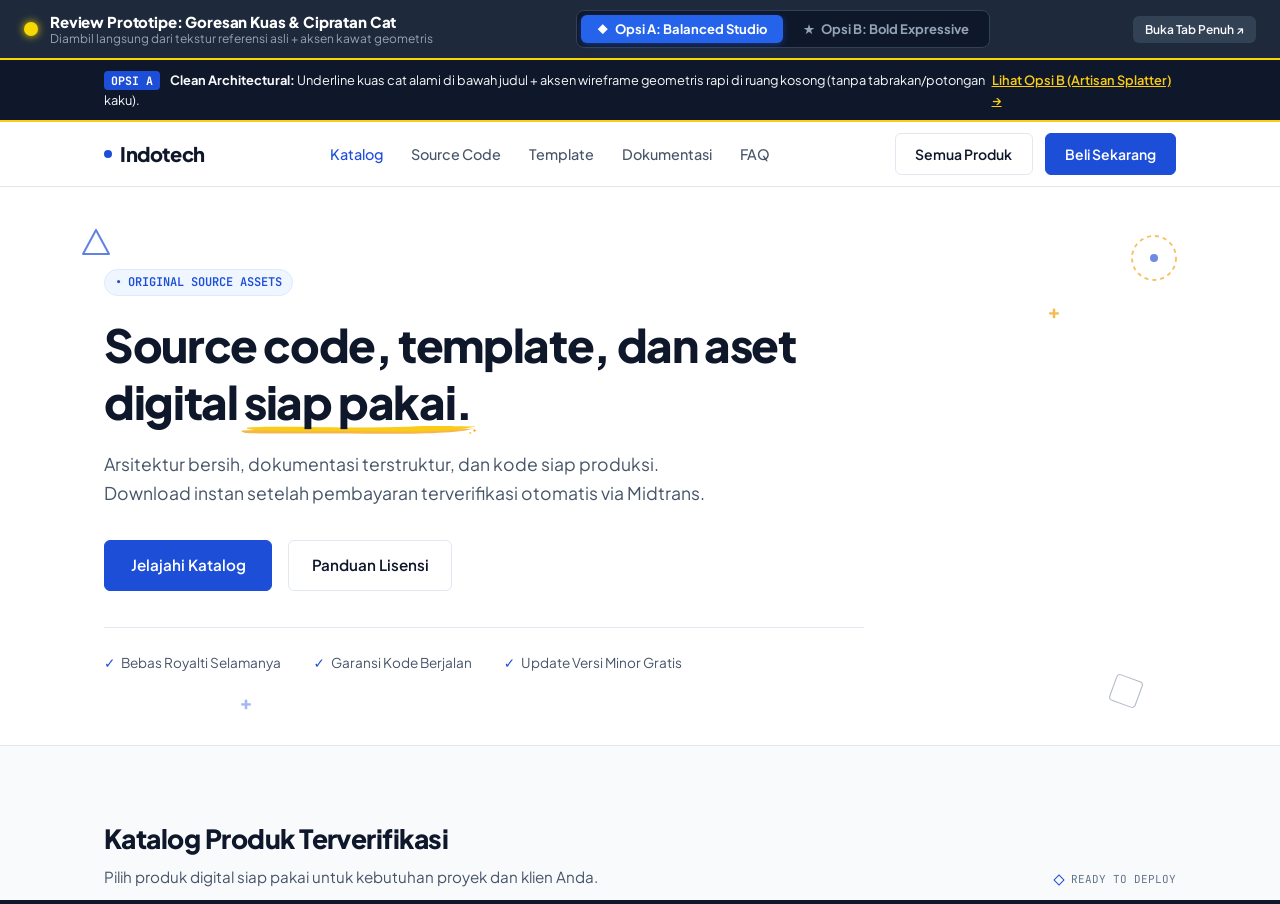
<file: .scratch/index.html>
<!DOCTYPE html>
<html lang="id">
<head>
    <meta charset="UTF-8">
    <meta name="viewport" content="width=device-width, initial-scale=1.0">
    <title>Perbandingan Desain: Goresan Kuas &amp; Cipratan Cat</title>
    <link rel="preconnect" href="https://fonts.googleapis.com">
    <link rel="preconnect" href="https://fonts.gstatic.com" crossorigin>
    <link href="https://fonts.googleapis.com/css2?family=Plus+Jakarta+Sans:wght@500;600;700;800&family=JetBrains+Mono:wght@600&display=swap" rel="stylesheet">
    <style>
        * { box-sizing: border-box; margin: 0; padding: 0; }
        body {
            font-family: 'Plus Jakarta Sans', sans-serif;
            background: #0f172a;
            color: #f8fafc;
            display: flex;
            flex-direction: column;
            height: 100vh;
            overflow: hidden;
        }

        /* Top Bar */
        .portal-bar {
            background: #1e293b;
            border-bottom: 2px solid #f7d801;
            padding: 10px 24px;
            display: flex;
            align-items: center;
            justify-content: space-between;
            flex-wrap: wrap;
            gap: 12px;
            z-index: 100;
        }

        .portal-brand {
            display: flex;
            align-items: center;
            gap: 12px;
        }
        .portal-title {
            font-size: 15px;
            font-weight: 800;
            color: #ffffff;
            letter-spacing: -0.01em;
        }
        .portal-subtitle {
            font-size: 12px;
            color: #94a3b8;
        }

        /* Switcher Buttons */
        .switch-group {
            display: flex;
            background: #0f172a;
            padding: 4px;
            border-radius: 8px;
            border: 1px solid #334155;
            gap: 4px;
        }
        .switch-btn {
            background: transparent;
            border: none;
            color: #94a3b8;
            font-size: 13px;
            font-weight: 700;
            padding: 6px 16px;
            border-radius: 6px;
            cursor: pointer;
            transition: all 0.15s ease;
            font-family: inherit;
            display: flex;
            align-items: center;
            gap: 6px;
        }
        .switch-btn:hover {
            color: #ffffff;
        }
        .switch-btn.active {
            background: #2563eb;
            color: #ffffff;
            box-shadow: 0 2px 6px rgba(37, 99, 235, 0.4);
        }
        .switch-btn.active.b-btn {
            background: #f7d801;
            color: #0f172a;
            box-shadow: 0 2px 6px rgba(247, 216, 1, 0.4);
        }

        .action-links {
            display: flex;
            align-items: center;
            gap: 10px;
        }
        .open-tab-btn {
            background: #334155;
            color: #f8fafc;
            text-decoration: none;
            font-size: 12px;
            font-weight: 600;
            padding: 6px 12px;
            border-radius: 6px;
            transition: all 0.15s;
        }
        .open-tab-btn:hover {
            background: #475569;
        }

        /* Frame Area */
        .iframe-container {
            flex: 1;
            position: relative;
            background: #f8fafc;
        }
        iframe {
            width: 100%;
            height: 100%;
            border: none;
        }
    </style>
</head>
<body>

    <div class="portal-bar">
        <div class="portal-brand">
            <!-- Paint droplet dot -->
            <div style="width: 14px; height: 14px; background: #f7d801; border-radius: 50%; box-shadow: 0 0 8px #f7d801;"></div>
            <div>
                <div class="portal-title">Review Prototipe: Goresan Kuas &amp; Cipratan Cat</div>
                <div class="portal-subtitle">Diambil langsung dari tekstur referensi asli + aksen kawat geometris</div>
            </div>
        </div>

        <div class="switch-group">
            <button class="switch-btn active" id="btnA" onclick="loadOption('opsi-a-balanced.html', this, false)">
                <span>&#9670;</span> Opsi A: Balanced Studio
            </button>
            <button class="switch-btn" id="btnB" onclick="loadOption('opsi-b-expressive.html', this, true)">
                <span>&#9733;</span> Opsi B: Bold Expressive
            </button>
        </div>

        <div class="action-links">
            <a id="externalLink" href="opsi-a-balanced.html" target="_blank" class="open-tab-btn">
                Buka Tab Penuh &UpperRightArrow;
            </a>
        </div>
    </div>

    <div class="iframe-container">
        <iframe id="previewFrame" src="opsi-a-balanced.html"></iframe>
    </div>

    <script>
        function loadOption(url, btn, isB) {
            document.getElementById('previewFrame').src = url;
            document.getElementById('externalLink').href = url;
            
            document.querySelectorAll('.switch-btn').forEach(b => {
                b.classList.remove('active', 'b-btn');
            });
            
            btn.classList.add('active');
            if (isB) {
                btn.classList.add('b-btn');
            }
        }
    </script>
</body>
</html>
</file>
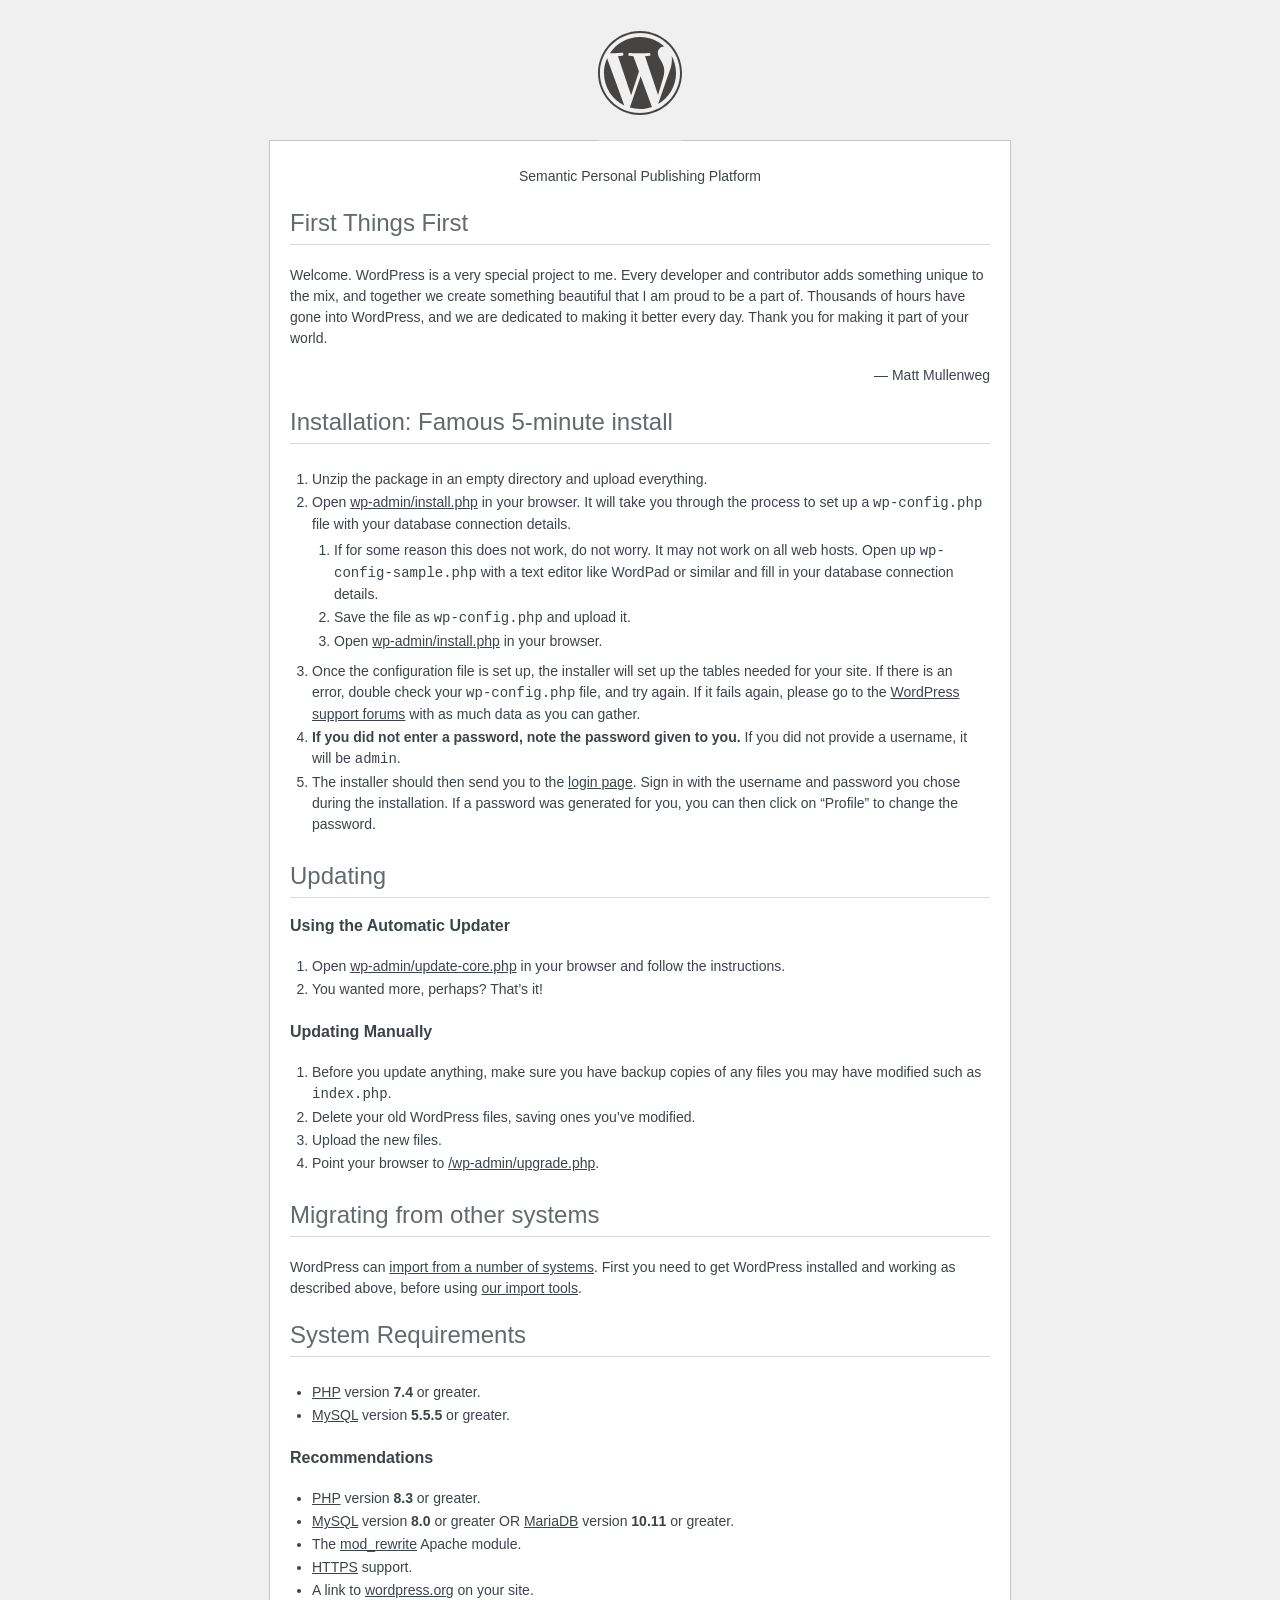
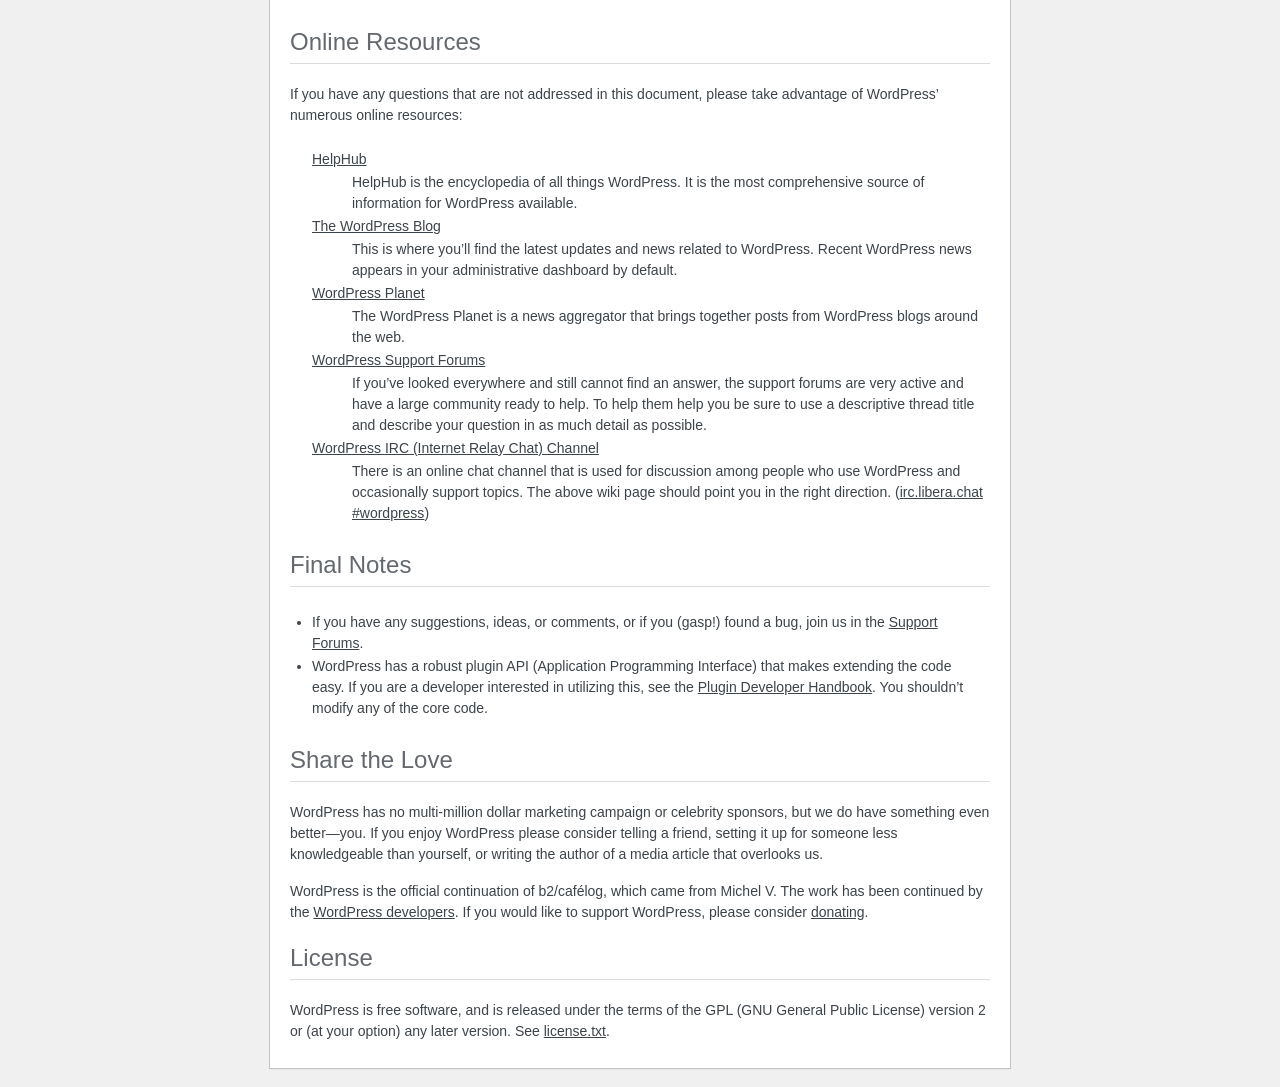
<file: readme.html>
<!DOCTYPE html>
<html lang="en">
<head>
	<meta name="viewport" content="width=device-width" />
	<meta http-equiv="Content-Type" content="text/html; charset=utf-8" />
	<meta name="robots" content="noindex,nofollow" />
	<title>WordPress &#8250; ReadMe</title>
	<link rel="stylesheet" href="wp-admin/css/install.css?ver=20100228" />
</head>
<body>
<h1 id="logo">
	<a href="https://wordpress.org/"><img alt="WordPress" src="wp-admin/images/wordpress-logo.png" /></a>
</h1>
<p style="text-align: center">Semantic Personal Publishing Platform</p>

<h2>First Things First</h2>
<p>Welcome. WordPress is a very special project to me. Every developer and contributor adds something unique to the mix, and together we create something beautiful that I am proud to be a part of. Thousands of hours have gone into WordPress, and we are dedicated to making it better every day. Thank you for making it part of your world.</p>
<p style="text-align: right">&#8212; Matt Mullenweg</p>

<h2>Installation: Famous 5-minute install</h2>
<ol>
	<li>Unzip the package in an empty directory and upload everything.</li>
	<li>Open <span class="file"><a href="wp-admin/install.php">wp-admin/install.php</a></span> in your browser. It will take you through the process to set up a <code>wp-config.php</code> file with your database connection details.
		<ol>
			<li>If for some reason this does not work, do not worry. It may not work on all web hosts. Open up <code>wp-config-sample.php</code> with a text editor like WordPad or similar and fill in your database connection details.</li>
			<li>Save the file as <code>wp-config.php</code> and upload it.</li>
			<li>Open <span class="file"><a href="wp-admin/install.php">wp-admin/install.php</a></span> in your browser.</li>
		</ol>
	</li>
	<li>Once the configuration file is set up, the installer will set up the tables needed for your site. If there is an error, double check your <code>wp-config.php</code> file, and try again. If it fails again, please go to the <a href="https://wordpress.org/support/forums/">WordPress support forums</a> with as much data as you can gather.</li>
	<li><strong>If you did not enter a password, note the password given to you.</strong> If you did not provide a username, it will be <code>admin</code>.</li>
	<li>The installer should then send you to the <a href="wp-login.php">login page</a>. Sign in with the username and password you chose during the installation. If a password was generated for you, you can then click on &#8220;Profile&#8221; to change the password.</li>
</ol>

<h2>Updating</h2>
<h3>Using the Automatic Updater</h3>
<ol>
	<li>Open <span class="file"><a href="wp-admin/update-core.php">wp-admin/update-core.php</a></span> in your browser and follow the instructions.</li>
	<li>You wanted more, perhaps? That&#8217;s it!</li>
</ol>

<h3>Updating Manually</h3>
<ol>
	<li>Before you update anything, make sure you have backup copies of any files you may have modified such as <code>index.php</code>.</li>
	<li>Delete your old WordPress files, saving ones you&#8217;ve modified.</li>
	<li>Upload the new files.</li>
	<li>Point your browser to <span class="file"><a href="wp-admin/upgrade.php">/wp-admin/upgrade.php</a>.</span></li>
</ol>

<h2>Migrating from other systems</h2>
<p>WordPress can <a href="https://developer.wordpress.org/advanced-administration/wordpress/import/">import from a number of systems</a>. First you need to get WordPress installed and working as described above, before using <a href="wp-admin/import.php">our import tools</a>.</p>

<h2>System Requirements</h2>
<ul>
	<li><a href="https://www.php.net/">PHP</a> version <strong>7.4</strong> or greater.</li>
	<li><a href="https://www.mysql.com/">MySQL</a> version <strong>5.5.5</strong> or greater.</li>
</ul>

<h3>Recommendations</h3>
<ul>
	<li><a href="https://www.php.net/">PHP</a> version <strong>8.3</strong> or greater.</li>
	<li><a href="https://www.mysql.com/">MySQL</a> version <strong>8.0</strong> or greater OR <a href="https://mariadb.org/">MariaDB</a> version <strong>10.11</strong> or greater.</li>
	<li>The <a href="https://httpd.apache.org/docs/2.2/mod/mod_rewrite.html">mod_rewrite</a> Apache module.</li>
	<li><a href="https://wordpress.org/news/2016/12/moving-toward-ssl/">HTTPS</a> support.</li>
	<li>A link to <a href="https://wordpress.org/">wordpress.org</a> on your site.</li>
</ul>

<h2>Online Resources</h2>
<p>If you have any questions that are not addressed in this document, please take advantage of WordPress&#8217; numerous online resources:</p>
<dl>
	<dt><a href="https://wordpress.org/documentation/">HelpHub</a></dt>
		<dd>HelpHub is the encyclopedia of all things WordPress. It is the most comprehensive source of information for WordPress available.</dd>
	<dt><a href="https://wordpress.org/news/">The WordPress Blog</a></dt>
		<dd>This is where you&#8217;ll find the latest updates and news related to WordPress. Recent WordPress news appears in your administrative dashboard by default.</dd>
	<dt><a href="https://planet.wordpress.org/">WordPress Planet</a></dt>
		<dd>The WordPress Planet is a news aggregator that brings together posts from WordPress blogs around the web.</dd>
	<dt><a href="https://wordpress.org/support/forums/">WordPress Support Forums</a></dt>
		<dd>If you&#8217;ve looked everywhere and still cannot find an answer, the support forums are very active and have a large community ready to help. To help them help you be sure to use a descriptive thread title and describe your question in as much detail as possible.</dd>
	<dt><a href="https://make.wordpress.org/support/handbook/appendix/other-support-locations/introduction-to-irc/">WordPress <abbr>IRC</abbr> (Internet Relay Chat) Channel</a></dt>
		<dd>There is an online chat channel that is used for discussion among people who use WordPress and occasionally support topics. The above wiki page should point you in the right direction. (<a href="https://web.libera.chat/#wordpress">irc.libera.chat #wordpress</a>)</dd>
</dl>

<h2>Final Notes</h2>
<ul>
	<li>If you have any suggestions, ideas, or comments, or if you (gasp!) found a bug, join us in the <a href="https://wordpress.org/support/forums/">Support Forums</a>.</li>
	<li>WordPress has a robust plugin <abbr>API</abbr> (Application Programming Interface) that makes extending the code easy. If you are a developer interested in utilizing this, see the <a href="https://developer.wordpress.org/plugins/">Plugin Developer Handbook</a>. You shouldn&#8217;t modify any of the core code.</li>
</ul>

<h2>Share the Love</h2>
<p>WordPress has no multi-million dollar marketing campaign or celebrity sponsors, but we do have something even better&#8212;you. If you enjoy WordPress please consider telling a friend, setting it up for someone less knowledgeable than yourself, or writing the author of a media article that overlooks us.</p>

<p>WordPress is the official continuation of b2/caf&#233;log, which came from Michel V. The work has been continued by the <a href="https://wordpress.org/about/">WordPress developers</a>. If you would like to support WordPress, please consider <a href="https://wordpress.org/donate/">donating</a>.</p>

<h2>License</h2>
<p>WordPress is free software, and is released under the terms of the <abbr>GPL</abbr> (GNU General Public License) version 2 or (at your option) any later version. See <a href="license.txt">license.txt</a>.</p>

</body>
</html>
</file>
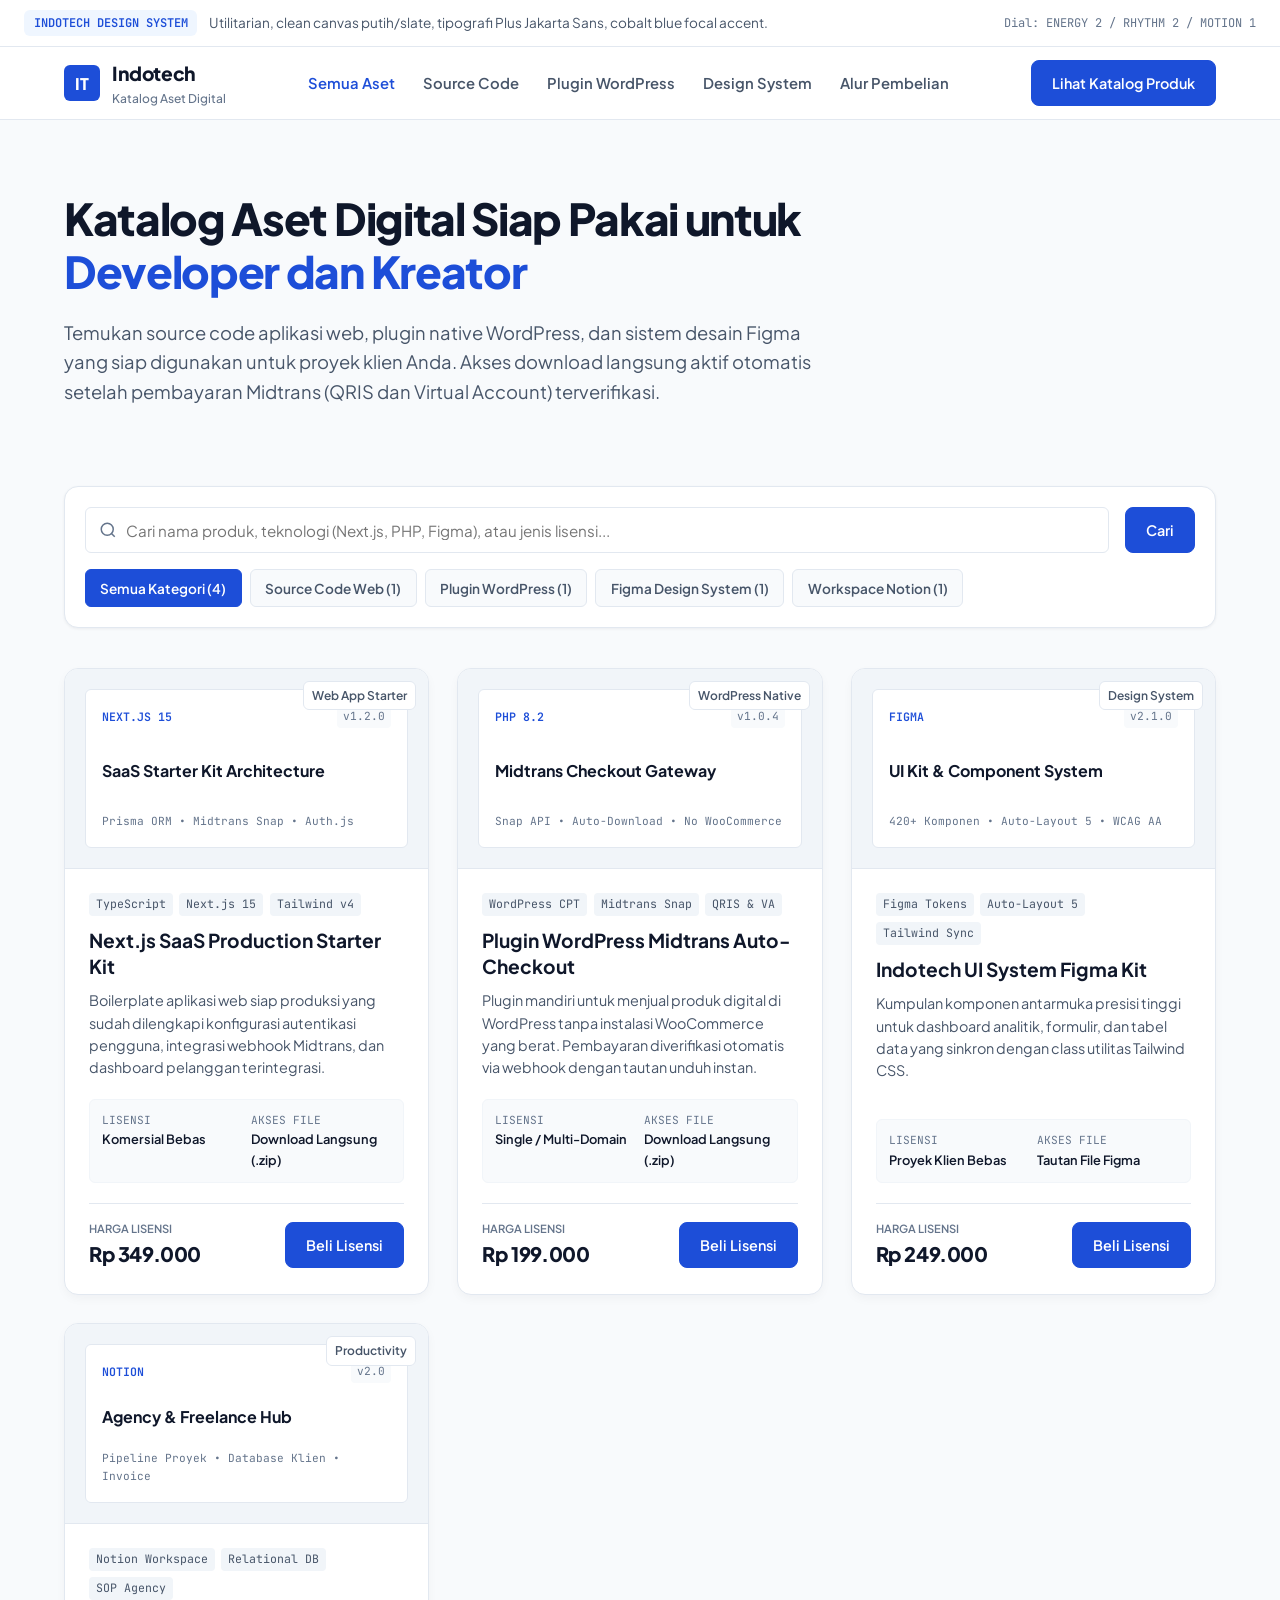
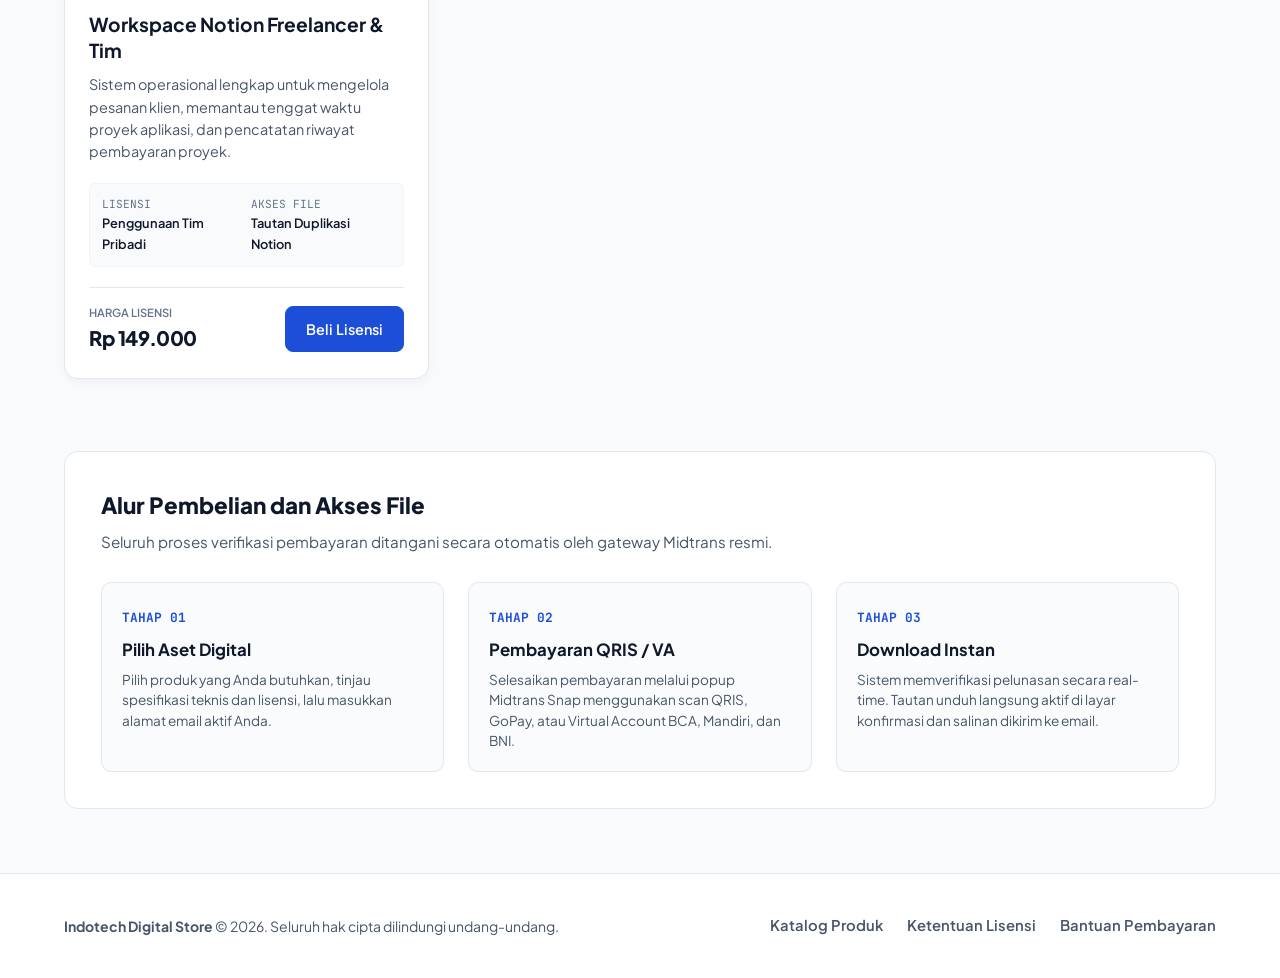
<file: .scratch/indotech-technical-commerce.html>
<!DOCTYPE html>
<html lang="id">
<head>
    <meta charset="UTF-8">
    <meta name="viewport" content="width=device-width, initial-scale=1.0">
    <title>Indotech Technical Commerce - Desain Aset Digital</title>
    <link rel="preconnect" href="https://fonts.googleapis.com">
    <link rel="preconnect" href="https://fonts.gstatic.com" crossorigin>
    <link href="https://fonts.googleapis.com/css2?family=JetBrains+Mono:wght@400;500;600&family=Plus+Jakarta+Sans:wght@400;500;600;700;800&display=swap" rel="stylesheet">
    <style>
        :root {
            /* 3 Core Colors + 1 Deliberate Accent */
            --bg-canvas: #f8fafc;
            --bg-surface: #ffffff;
            --border-main: #e2e8f0;
            --border-subtle: #f1f5f9;

            --text-primary: #0f172a;
            --text-secondary: #475569;
            --text-muted: #64748b;

            /* Single Deliberate Accent */
            --brand-cobalt: #1d4ed8;
            --brand-cobalt-hover: #1e40af;
            --brand-cobalt-light: #eff6ff;

            /* Status Tokens */
            --status-success-text: #15803d;
            --status-success-bg: #f0fdf4;
            --status-success-border: #bbf7d0;

            --font-sans: 'Plus Jakarta Sans', system-ui, -apple-system, sans-serif;
            --font-mono: 'JetBrains Mono', monospace;

            --radius-sm: 6px;
            --radius-md: 10px;
            --radius-lg: 14px;

            --shadow-subtle: 0 1px 3px rgba(15, 23, 42, 0.06);
            --shadow-card: 0 4px 12px -2px rgba(15, 23, 42, 0.05);
            --shadow-hover: 0 8px 24px -4px rgba(15, 23, 42, 0.09);

            --transition: all 0.15s ease-in-out;
        }

        *, *::before, *::after {
            box-sizing: border-box;
            margin: 0;
            padding: 0;
        }

        body {
            background-color: var(--bg-canvas);
            color: var(--text-primary);
            font-family: var(--font-sans);
            line-height: 1.6;
            -webkit-font-smoothing: antialiased;
            min-height: 100vh;
        }

        a {
            color: inherit;
            text-decoration: none;
            cursor: pointer;
        }

        button {
            font-family: inherit;
            cursor: pointer;
            border: none;
            background: none;
        }

        :focus-visible {
            outline: 2px solid var(--brand-cobalt);
            outline-offset: 2px;
        }

        .container {
            max-width: 1200px;
            margin: 0 auto;
            padding: 0 1.5rem;
        }

        /* Top Bar Note */
        .spec-banner {
            background: #ffffff;
            border-bottom: 1px solid var(--border-main);
            padding: 0.65rem 1.5rem;
            font-size: 0.85rem;
            display: flex;
            align-items: center;
            justify-content: space-between;
        }
        .spec-tag {
            font-family: var(--font-mono);
            font-size: 0.75rem;
            background: var(--brand-cobalt-light);
            color: var(--brand-cobalt);
            padding: 0.2rem 0.6rem;
            border-radius: var(--radius-sm);
            font-weight: 600;
        }

        /* Site Header */
        .site-header {
            background: var(--bg-surface);
            border-bottom: 1px solid var(--border-main);
            position: sticky;
            top: 0;
            z-index: 50;
        }
        .header-content {
            display: flex;
            align-items: center;
            justify-content: space-between;
            height: 72px;
            gap: 1.5rem;
        }
        .brand-link {
            display: flex;
            align-items: center;
            gap: 0.75rem;
        }
        .brand-badge {
            width: 36px;
            height: 36px;
            background: var(--brand-cobalt);
            color: #ffffff;
            border-radius: var(--radius-sm);
            display: flex;
            align-items: center;
            justify-content: center;
            font-weight: 800;
            font-size: 1rem;
        }
        .brand-text {
            font-size: 1.2rem;
            font-weight: 800;
            letter-spacing: -0.02em;
            color: var(--text-primary);
        }
        .brand-sub {
            font-size: 0.75rem;
            color: var(--text-muted);
            font-weight: 500;
        }

        .header-nav {
            display: flex;
            align-items: center;
            gap: 1.75rem;
        }
        .nav-link {
            font-size: 0.925rem;
            font-weight: 600;
            color: var(--text-secondary);
            transition: var(--transition);
        }
        .nav-link:hover, .nav-link.active {
            color: var(--brand-cobalt);
        }

        .header-actions {
            display: flex;
            align-items: center;
            gap: 1rem;
        }

        /* Button System */
        .btn {
            display: inline-flex;
            align-items: center;
            justify-content: center;
            gap: 0.5rem;
            padding: 0.65rem 1.25rem;
            border-radius: 8px;
            font-size: 0.9rem;
            font-weight: 600;
            transition: var(--transition);
            min-height: 44px; /* R-03: Tap target 44px */
        }
        .btn-primary {
            background-color: var(--brand-cobalt);
            color: #ffffff;
            border: 1px solid var(--brand-cobalt);
        }
        .btn-primary:hover {
            background-color: var(--brand-cobalt-hover);
            border-color: var(--brand-cobalt-hover);
        }
        .btn-outline {
            background-color: #ffffff;
            color: var(--text-primary);
            border: 1px solid var(--border-main);
        }
        .btn-outline:hover {
            border-color: #cbd5e1;
            background-color: #f8fafc;
        }

        /* Hero Section (No duplicate eyebrow badge) */
        .hero-section {
            padding: 4.5rem 0 3rem;
            max-width: 900px;
        }
        .hero-title {
            font-size: 2.75rem;
            font-weight: 800;
            line-height: 1.2;
            letter-spacing: -0.03em;
            color: var(--text-primary);
            margin-bottom: 1.25rem;
        }
        .hero-title span {
            color: var(--brand-cobalt);
        }
        .hero-description {
            font-size: 1.15rem;
            color: var(--text-secondary);
            line-height: 1.6;
            margin-bottom: 2rem;
            max-width: 780px;
        }

        /* Search & Filter Bar */
        .catalog-controls {
            background: #ffffff;
            border: 1px solid var(--border-main);
            border-radius: var(--radius-lg);
            padding: 1.25rem;
            margin-bottom: 2.5rem;
            box-shadow: var(--shadow-subtle);
        }
        .search-row {
            display: flex;
            gap: 1rem;
            margin-bottom: 1rem;
        }
        .search-input-wrap {
            flex: 1;
            position: relative;
        }
        .search-input {
            width: 100%;
            height: 46px;
            padding: 0 1rem 0 2.5rem;
            border: 1px solid var(--border-main);
            border-radius: var(--radius-sm);
            font-size: 0.95rem;
            font-family: inherit;
            color: var(--text-primary);
            background: #ffffff;
            transition: var(--transition);
        }
        .search-input:focus {
            border-color: var(--brand-cobalt);
        }
        .search-icon {
            position: absolute;
            left: 0.85rem;
            top: 50%;
            transform: translateY(-50%);
            color: var(--text-muted);
            width: 18px;
            height: 18px;
        }

        .category-filter-list {
            display: flex;
            gap: 0.5rem;
            flex-wrap: wrap;
        }
        .filter-btn {
            padding: 0.45rem 0.9rem;
            font-size: 0.85rem;
            font-weight: 600;
            border-radius: var(--radius-sm);
            background: var(--bg-canvas);
            color: var(--text-secondary);
            border: 1px solid var(--border-main);
            transition: var(--transition);
            min-height: 38px;
        }
        .filter-btn:hover {
            color: var(--text-primary);
            border-color: #cbd5e1;
        }
        .filter-btn.active {
            background: var(--brand-cobalt);
            color: #ffffff;
            border-color: var(--brand-cobalt);
        }

        /* Product Grid */
        .product-grid {
            display: grid;
            grid-template-columns: repeat(auto-fill, minmax(360px, 1fr));
            gap: 1.75rem;
            margin-bottom: 4.5rem;
        }
        .product-card {
            background: var(--bg-surface);
            border: 1px solid var(--border-main);
            border-radius: var(--radius-lg);
            overflow: hidden;
            display: flex;
            flex-direction: column;
            transition: var(--transition);
            box-shadow: var(--shadow-card);
        }
        .product-card:hover {
            border-color: #cbd5e1;
            transform: translateY(-2px);
            box-shadow: var(--shadow-hover);
        }

        .card-media {
            height: 200px;
            background: #f1f5f9;
            border-bottom: 1px solid var(--border-main);
            position: relative;
            display: flex;
            align-items: center;
            justify-content: center;
            padding: 1.25rem;
        }
        .media-placeholder-art {
            width: 100%;
            height: 100%;
            background: #ffffff;
            border: 1px solid var(--border-main);
            border-radius: var(--radius-sm);
            padding: 1rem;
            display: flex;
            flex-direction: column;
            justify-content: space-between;
        }
        .art-header {
            display: flex;
            align-items: center;
            justify-content: space-between;
        }
        .art-type {
            font-family: var(--font-mono);
            font-size: 0.725rem;
            color: var(--brand-cobalt);
            font-weight: 600;
        }
        .art-version {
            font-family: var(--font-mono);
            font-size: 0.7rem;
            color: var(--text-muted);
            background: var(--bg-canvas);
            padding: 2px 6px;
            border-radius: 4px;
        }
        .art-title {
            font-size: 1rem;
            font-weight: 700;
            color: var(--text-primary);
        }

        .badge-category {
            position: absolute;
            top: 12px;
            right: 12px;
            background: #ffffff;
            color: var(--text-secondary);
            font-size: 0.75rem;
            font-weight: 600;
            padding: 4px 8px;
            border-radius: var(--radius-sm);
            border: 1px solid var(--border-main);
        }

        .card-body {
            padding: 1.5rem;
            display: flex;
            flex-direction: column;
            flex: 1;
        }
        .tech-tags {
            display: flex;
            gap: 0.4rem;
            margin-bottom: 0.75rem;
            flex-wrap: wrap;
        }
        .tech-pill {
            font-family: var(--font-mono);
            font-size: 0.725rem;
            background: #f1f5f9;
            color: var(--text-secondary);
            padding: 2px 7px;
            border-radius: 4px;
        }

        .product-title {
            font-size: 1.2rem;
            font-weight: 700;
            color: var(--text-primary);
            line-height: 1.35;
            margin-bottom: 0.6rem;
        }
        .product-description {
            font-size: 0.9rem;
            color: var(--text-secondary);
            line-height: 1.55;
            margin-bottom: 1.25rem;
            flex: 1;
        }

        .product-meta-specs {
            background: #f8fafc;
            border: 1px solid var(--border-subtle);
            border-radius: var(--radius-sm);
            padding: 0.75rem;
            margin-bottom: 1.25rem;
            display: grid;
            grid-template-columns: 1fr 1fr;
            gap: 0.5rem;
            font-size: 0.8rem;
        }
        .spec-item {
            display: flex;
            flex-direction: column;
        }
        .spec-label {
            color: var(--text-muted);
            font-size: 0.7rem;
            text-transform: uppercase;
            font-family: var(--font-mono);
        }
        .spec-value {
            font-weight: 600;
            color: var(--text-primary);
        }

        .card-action-row {
            display: flex;
            align-items: center;
            justify-content: space-between;
            padding-top: 1rem;
            border-top: 1px solid var(--border-main);
        }
        .price-display {
            display: flex;
            flex-direction: column;
        }
        .price-label {
            font-size: 0.7rem;
            color: var(--text-muted);
            text-transform: uppercase;
            font-weight: 600;
        }
        .price-amount {
            font-size: 1.25rem;
            font-weight: 800;
            color: var(--text-primary);
            letter-spacing: -0.02em;
        }

        /* Purchasing Workflow Info Box */
        .workflow-section {
            background: var(--bg-surface);
            border: 1px solid var(--border-main);
            border-radius: var(--radius-lg);
            padding: 2.25rem;
            margin-bottom: 4rem;
        }
        .workflow-header {
            margin-bottom: 1.75rem;
        }
        .workflow-header h2 {
            font-size: 1.4rem;
            font-weight: 800;
            color: var(--text-primary);
            margin-bottom: 0.35rem;
        }
        .workflow-header p {
            color: var(--text-secondary);
            font-size: 0.95rem;
        }

        .steps-grid {
            display: grid;
            grid-template-columns: repeat(3, 1fr);
            gap: 1.5rem;
        }
        .step-card {
            border: 1px solid var(--border-main);
            border-radius: var(--radius-md);
            padding: 1.25rem;
            background: #fafbfc;
        }
        .step-number {
            font-family: var(--font-mono);
            font-size: 0.8rem;
            font-weight: 700;
            color: var(--brand-cobalt);
            margin-bottom: 0.5rem;
            display: inline-block;
        }
        .step-card h3 {
            font-size: 1.05rem;
            font-weight: 700;
            color: var(--text-primary);
            margin-bottom: 0.4rem;
        }
        .step-card p {
            font-size: 0.85rem;
            color: var(--text-secondary);
            line-height: 1.5;
        }

        /* Footer */
        .site-footer {
            background: #ffffff;
            border-top: 1px solid var(--border-main);
            padding: 2.5rem 0;
            font-size: 0.875rem;
            color: var(--text-secondary);
        }
        .footer-inner {
            display: flex;
            align-items: center;
            justify-content: space-between;
        }

        /* Mobile Adjustments */
        @media (max-width: 768px) {
            .hero-title {
                font-size: 2rem;
            }
            .steps-grid {
                grid-template-columns: 1fr;
            }
            .product-grid {
                grid-template-columns: 1fr;
            }
            .header-nav {
                display: none;
            }
            .footer-inner {
                flex-direction: column;
                gap: 1rem;
                text-align: center;
            }
        }
    </style>
</head>
<body>

    <!-- Specification Banner -->
    <div class="spec-banner">
        <div style="display: flex; align-items: center; gap: 0.75rem;">
            <span class="spec-tag">INDOTECH DESIGN SYSTEM</span>
            <span style="color: var(--text-secondary);">Utilitarian, clean canvas putih/slate, tipografi Plus Jakarta Sans, cobalt blue focal accent.</span>
        </div>
        <div style="font-family: var(--font-mono); font-size: 0.75rem; color: var(--text-muted);">
            Dial: ENERGY 2 / RHYTHM 2 / MOTION 1
        </div>
    </div>

    <!-- Site Header -->
    <header class="site-header">
        <div class="container header-content">
            <a href="#" class="brand-link">
                <div class="brand-badge">IT</div>
                <div>
                    <div class="brand-text">Indotech</div>
                    <div class="brand-sub">Katalog Aset Digital</div>
                </div>
            </a>

            <nav class="header-nav" aria-label="Navigasi Utama">
                <a href="#katalog" class="nav-link active">Semua Aset</a>
                <a href="#kategori-code" class="nav-link">Source Code</a>
                <a href="#kategori-plugin" class="nav-link">Plugin WordPress</a>
                <a href="#kategori-ui" class="nav-link">Design System</a>
                <a href="#cara-kerja" class="nav-link">Alur Pembelian</a>
            </nav>

            <div class="header-actions">
                <a href="#katalog" class="btn btn-primary">Lihat Katalog Produk</a>
            </div>
        </div>
    </header>

    <main class="container">
        <!-- Hero Section (Clean, without duplicate eyebrow badge) -->
        <section class="hero-section">
            <h1 class="hero-title">
                Katalog Aset Digital Siap Pakai untuk <span>Developer dan Kreator</span>
            </h1>
            <p class="hero-description">
                Temukan source code aplikasi web, plugin native WordPress, dan sistem desain Figma yang siap digunakan untuk proyek klien Anda. Akses download langsung aktif otomatis setelah pembayaran Midtrans (QRIS dan Virtual Account) terverifikasi.
            </p>
        </section>

        <!-- Search & Category Filters -->
        <section class="catalog-controls" id="katalog">
            <div class="search-row">
                <div class="search-input-wrap">
                    <svg class="search-icon" viewBox="0 0 24 24" fill="none" stroke="currentColor" stroke-width="2"><circle cx="11" cy="11" r="8"></circle><line x1="21" y1="21" x2="16.65" y2="16.65"></line></svg>
                    <input type="text" id="searchInput" class="search-input" placeholder="Cari nama produk, teknologi (Next.js, PHP, Figma), atau jenis lisensi..." aria-label="Cari produk digital">
                </div>
                <button type="button" class="btn btn-primary" onclick="handleSearch()">Cari</button>
            </div>

            <div class="category-filter-list" role="tablist" aria-label="Kategori Produk">
                <button class="filter-btn active" role="tab" aria-selected="true" onclick="filterCategory('all', this)">Semua Kategori (4)</button>
                <button class="filter-btn" role="tab" aria-selected="false" onclick="filterCategory('code', this)">Source Code Web (1)</button>
                <button class="filter-btn" role="tab" aria-selected="false" onclick="filterCategory('plugin', this)">Plugin WordPress (1)</button>
                <button class="filter-btn" role="tab" aria-selected="false" onclick="filterCategory('ui', this)">Figma Design System (1)</button>
                <button class="filter-btn" role="tab" aria-selected="false" onclick="filterCategory('workspace', this)">Workspace Notion (1)</button>
            </div>
        </section>

        <!-- Product Cards Grid -->
        <section class="product-grid" id="productGrid">
            <!-- Product 1 -->
            <article class="product-card" data-category="code">
                <div class="card-media">
                    <span class="badge-category">Web App Starter</span>
                    <div class="media-placeholder-art">
                        <div class="art-header">
                            <span class="art-type">NEXT.JS 15</span>
                            <span class="art-version">v1.2.0</span>
                        </div>
                        <div class="art-title">SaaS Starter Kit Architecture</div>
                        <div style="font-family: var(--font-mono); font-size: 0.7rem; color: var(--text-muted);">
                            Prisma ORM • Midtrans Snap • Auth.js
                        </div>
                    </div>
                </div>
                <div class="card-body">
                    <div class="tech-tags">
                        <span class="tech-pill">TypeScript</span>
                        <span class="tech-pill">Next.js 15</span>
                        <span class="tech-pill">Tailwind v4</span>
                    </div>
                    <h2 class="product-title">Next.js SaaS Production Starter Kit</h2>
                    <p class="product-description">
                        Boilerplate aplikasi web siap produksi yang sudah dilengkapi konfigurasi autentikasi pengguna, integrasi webhook Midtrans, dan dashboard pelanggan terintegrasi.
                    </p>
                    <div class="product-meta-specs">
                        <div class="spec-item">
                            <span class="spec-label">Lisensi</span>
                            <span class="spec-value">Komersial Bebas</span>
                        </div>
                        <div class="spec-item">
                            <span class="spec-label">Akses File</span>
                            <span class="spec-value">Download Langsung (.zip)</span>
                        </div>
                    </div>
                    <div class="card-action-row">
                        <div class="price-display">
                            <span class="price-label">Harga Lisensi</span>
                            <span class="price-amount">Rp 349.000</span>
                        </div>
                        <a href="#checkout" class="btn btn-primary">Beli Lisensi</a>
                    </div>
                </div>
            </article>

            <!-- Product 2 -->
            <article class="product-card" data-category="plugin">
                <div class="card-media">
                    <span class="badge-category">WordPress Native</span>
                    <div class="media-placeholder-art">
                        <div class="art-header">
                            <span class="art-type">PHP 8.2</span>
                            <span class="art-version">v1.0.4</span>
                        </div>
                        <div class="art-title">Midtrans Checkout Gateway</div>
                        <div style="font-family: var(--font-mono); font-size: 0.7rem; color: var(--text-muted);">
                            Snap API • Auto-Download • No WooCommerce
                        </div>
                    </div>
                </div>
                <div class="card-body">
                    <div class="tech-tags">
                        <span class="tech-pill">WordPress CPT</span>
                        <span class="tech-pill">Midtrans Snap</span>
                        <span class="tech-pill">QRIS &amp; VA</span>
                    </div>
                    <h2 class="product-title">Plugin WordPress Midtrans Auto-Checkout</h2>
                    <p class="product-description">
                        Plugin mandiri untuk menjual produk digital di WordPress tanpa instalasi WooCommerce yang berat. Pembayaran diverifikasi otomatis via webhook dengan tautan unduh instan.
                    </p>
                    <div class="product-meta-specs">
                        <div class="spec-item">
                            <span class="spec-label">Lisensi</span>
                            <span class="spec-value">Single / Multi-Domain</span>
                        </div>
                        <div class="spec-item">
                            <span class="spec-label">Akses File</span>
                            <span class="spec-value">Download Langsung (.zip)</span>
                        </div>
                    </div>
                    <div class="card-action-row">
                        <div class="price-display">
                            <span class="price-label">Harga Lisensi</span>
                            <span class="price-amount">Rp 199.000</span>
                        </div>
                        <a href="#checkout" class="btn btn-primary">Beli Lisensi</a>
                    </div>
                </div>
            </article>

            <!-- Product 3 -->
            <article class="product-card" data-category="ui">
                <div class="card-media">
                    <span class="badge-category">Design System</span>
                    <div class="media-placeholder-art">
                        <div class="art-header">
                            <span class="art-type">FIGMA</span>
                            <span class="art-version">v2.1.0</span>
                        </div>
                        <div class="art-title">UI Kit &amp; Component System</div>
                        <div style="font-family: var(--font-mono); font-size: 0.7rem; color: var(--text-muted);">
                            420+ Komponen • Auto-Layout 5 • WCAG AA
                        </div>
                    </div>
                </div>
                <div class="card-body">
                    <div class="tech-tags">
                        <span class="tech-pill">Figma Tokens</span>
                        <span class="tech-pill">Auto-Layout 5</span>
                        <span class="tech-pill">Tailwind Sync</span>
                    </div>
                    <h2 class="product-title">Indotech UI System Figma Kit</h2>
                    <p class="product-description">
                        Kumpulan komponen antarmuka presisi tinggi untuk dashboard analitik, formulir, dan tabel data yang sinkron dengan class utilitas Tailwind CSS.
                    </p>
                    <div class="product-meta-specs">
                        <div class="spec-item">
                            <span class="spec-label">Lisensi</span>
                            <span class="spec-value">Proyek Klien Bebas</span>
                        </div>
                        <div class="spec-item">
                            <span class="spec-label">Akses File</span>
                            <span class="spec-value">Tautan File Figma</span>
                        </div>
                    </div>
                    <div class="card-action-row">
                        <div class="price-display">
                            <span class="price-label">Harga Lisensi</span>
                            <span class="price-amount">Rp 249.000</span>
                        </div>
                        <a href="#checkout" class="btn btn-primary">Beli Lisensi</a>
                    </div>
                </div>
            </article>

            <!-- Product 4 -->
            <article class="product-card" data-category="workspace">
                <div class="card-media">
                    <span class="badge-category">Productivity</span>
                    <div class="media-placeholder-art">
                        <div class="art-header">
                            <span class="art-type">NOTION</span>
                            <span class="art-version">v2.0</span>
                        </div>
                        <div class="art-title">Agency &amp; Freelance Hub</div>
                        <div style="font-family: var(--font-mono); font-size: 0.7rem; color: var(--text-muted);">
                            Pipeline Proyek • Database Klien • Invoice
                        </div>
                    </div>
                </div>
                <div class="card-body">
                    <div class="tech-tags">
                        <span class="tech-pill">Notion Workspace</span>
                        <span class="tech-pill">Relational DB</span>
                        <span class="tech-pill">SOP Agency</span>
                    </div>
                    <h2 class="product-title">Workspace Notion Freelancer &amp; Tim</h2>
                    <p class="product-description">
                        Sistem operasional lengkap untuk mengelola pesanan klien, memantau tenggat waktu proyek aplikasi, dan pencatatan riwayat pembayaran proyek.
                    </p>
                    <div class="product-meta-specs">
                        <div class="spec-item">
                            <span class="spec-label">Lisensi</span>
                            <span class="spec-value">Penggunaan Tim Pribadi</span>
                        </div>
                        <div class="spec-item">
                            <span class="spec-label">Akses File</span>
                            <span class="spec-value">Tautan Duplikasi Notion</span>
                        </div>
                    </div>
                    <div class="card-action-row">
                        <div class="price-display">
                            <span class="price-label">Harga Lisensi</span>
                            <span class="price-amount">Rp 149.000</span>
                        </div>
                        <a href="#checkout" class="btn btn-primary">Beli Lisensi</a>
                    </div>
                </div>
            </article>
        </section>

        <!-- Purchasing Workflow Section (Factual, no fake stats) -->
        <section class="workflow-section" id="cara-kerja">
            <div class="workflow-header">
                <h2>Alur Pembelian dan Akses File</h2>
                <p>Seluruh proses verifikasi pembayaran ditangani secara otomatis oleh gateway Midtrans resmi.</p>
            </div>

            <div class="steps-grid">
                <div class="step-card">
                    <span class="step-number">TAHAP 01</span>
                    <h3>Pilih Aset Digital</h3>
                    <p>Pilih produk yang Anda butuhkan, tinjau spesifikasi teknis dan lisensi, lalu masukkan alamat email aktif Anda.</p>
                </div>
                <div class="step-card">
                    <span class="step-number">TAHAP 02</span>
                    <h3>Pembayaran QRIS / VA</h3>
                    <p>Selesaikan pembayaran melalui popup Midtrans Snap menggunakan scan QRIS, GoPay, atau Virtual Account BCA, Mandiri, dan BNI.</p>
                </div>
                <div class="step-card">
                    <span class="step-number">TAHAP 03</span>
                    <h3>Download Instan</h3>
                    <p>Sistem memverifikasi pelunasan secara real-time. Tautan unduh langsung aktif di layar konfirmasi dan salinan dikirim ke email.</p>
                </div>
            </div>
        </section>
    </main>

    <!-- Site Footer -->
    <footer class="site-footer">
        <div class="container footer-inner">
            <div>
                <strong>Indotech Digital Store</strong> &copy; 2026. Seluruh hak cipta dilindungi undang-undang.
            </div>
            <div style="display: flex; gap: 1.5rem;">
                <a href="#katalog" class="nav-link">Katalog Produk</a>
                <a href="#cara-kerja" class="nav-link">Ketentuan Lisensi</a>
                <a href="mailto:support@indotech.id" class="nav-link">Bantuan Pembayaran</a>
            </div>
        </div>
    </footer>

    <script>
        function filterCategory(cat, element) {
            document.querySelectorAll('.filter-btn').forEach(btn => {
                btn.classList.remove('active');
                btn.setAttribute('aria-selected', 'false');
            });
            element.classList.add('active');
            element.setAttribute('aria-selected', 'true');

            const cards = document.querySelectorAll('.product-card');
            cards.forEach(card => {
                if (cat === 'all' || card.dataset.category === cat) {
                    card.style.display = 'flex';
                } else {
                    card.style.display = 'none';
                }
            });
        }

        function handleSearch() {
            const query = document.getElementById('searchInput').value.toLowerCase().trim();
            const cards = document.querySelectorAll('.product-card');

            cards.forEach(card => {
                const title = card.querySelector('.product-title').textContent.toLowerCase();
                const desc = card.querySelector('.product-description').textContent.toLowerCase();
                const tech = card.querySelector('.tech-tags').textContent.toLowerCase();

                if (title.includes(query) || desc.includes(query) || tech.includes(query)) {
                    card.style.display = 'flex';
                } else {
                    card.style.display = 'none';
                }
            });
        }

        document.getElementById('searchInput').addEventListener('keyup', function(e) {
            if (e.key === 'Enter') {
                handleSearch();
            }
        });
    </script>
</body>
</html>
</file>
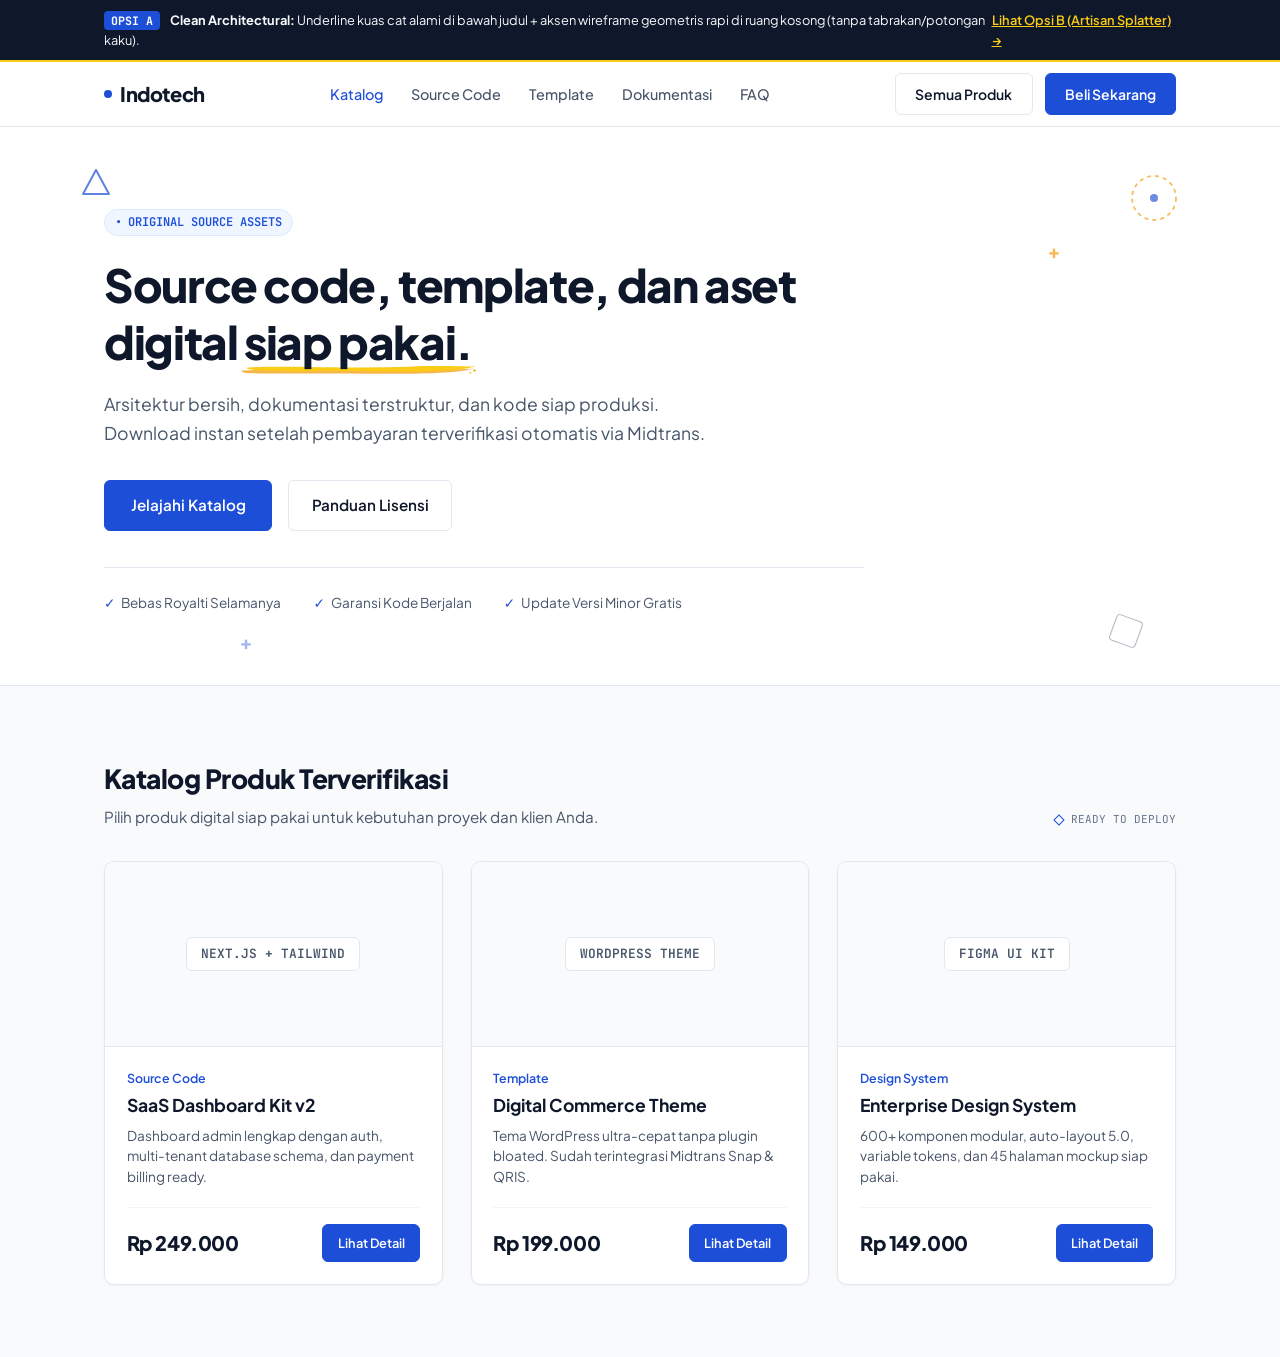
<file: .scratch/opsi-a-balanced.html>
<!DOCTYPE html>
<html lang="id">
<head>
    <meta charset="UTF-8">
    <meta name="viewport" content="width=device-width, initial-scale=1.0">
    <title>Indotech - Opsi A: Clean Architectural &amp; Brush Underline</title>
    <link rel="preconnect" href="https://fonts.googleapis.com">
    <link rel="preconnect" href="https://fonts.gstatic.com" crossorigin>
    <link href="https://fonts.googleapis.com/css2?family=Plus+Jakarta+Sans:wght@400;500;600;700;800&family=JetBrains+Mono:wght@500;600&display=swap" rel="stylesheet">
    <style>
        :root {
            --bg-canvas: #f8fafc;
            --bg-surface: #ffffff;
            --border-main: #e2e8f0;
            --border-subtle: #f1f5f9;

            --text-primary: #0f172a;
            --text-secondary: #475569;
            --text-muted: #64748b;

            --brand-cobalt: #1d4ed8;
            --brand-cobalt-dark: #1e3a8a;
            --accent-yellow: #facc15;
            --accent-amber: #f59e0b;

            --font-sans: 'Plus Jakarta Sans', system-ui, -apple-system, sans-serif;
            --font-mono: 'JetBrains Mono', monospace;

            --radius-sm: 6px;
            --radius-md: 10px;
            --radius-lg: 14px;

            --shadow-card: 0 1px 3px rgba(15, 23, 42, 0.05);
            --shadow-hover: 0 10px 25px -4px rgba(15, 23, 42, 0.08);
        }

        *, *::before, *::after {
            box-sizing: border-box;
            margin: 0;
            padding: 0;
        }

        body {
            background-color: var(--bg-canvas);
            color: var(--text-primary);
            font-family: var(--font-sans);
            line-height: 1.6;
            -webkit-font-smoothing: antialiased;
        }

        a { color: inherit; text-decoration: none; }

        .container {
            max-width: 1120px;
            margin: 0 auto;
            padding: 0 1.5rem;
            position: relative;
        }

        /* Nav Bar */
        .site-header {
            background: #ffffff;
            border-bottom: 1px solid var(--border-main);
            position: sticky;
            top: 0;
            z-index: 50;
        }
        .header-content {
            display: flex;
            align-items: center;
            justify-content: space-between;
            height: 64px;
        }
        .brand-title {
            font-size: 1.25rem;
            font-weight: 800;
            letter-spacing: -0.02em;
            color: var(--text-primary);
            display: flex;
            align-items: center;
            gap: 8px;
        }
        .brand-dot {
            width: 8px;
            height: 8px;
            background: var(--brand-cobalt);
            border-radius: 50%;
        }
        .nav-links {
            display: flex;
            align-items: center;
            gap: 1.75rem;
            font-size: 0.9rem;
            font-weight: 500;
            color: var(--text-secondary);
        }
        .nav-links a:hover, .nav-links a.active {
            color: var(--brand-cobalt);
        }

        .btn {
            display: inline-flex;
            align-items: center;
            justify-content: center;
            gap: 0.5rem;
            padding: 0.55rem 1.2rem;
            border-radius: var(--radius-sm);
            font-size: 0.875rem;
            font-weight: 600;
            cursor: pointer;
            transition: all 0.15s ease;
            min-height: 38px;
        }
        .btn-primary {
            background: var(--brand-cobalt);
            color: #ffffff;
            border: 1px solid var(--brand-cobalt);
        }
        .btn-primary:hover {
            background: var(--brand-cobalt-dark);
        }
        .btn-secondary {
            background: #ffffff;
            color: var(--text-primary);
            border: 1px solid var(--border-main);
        }
        .btn-secondary:hover {
            background: var(--bg-canvas);
        }

        /* Demo Notice Banner */
        .option-tag-bar {
            background: #0f172a;
            color: #f8fafc;
            padding: 0.6rem 0;
            font-size: 0.8rem;
            border-bottom: 2px solid var(--accent-yellow);
        }
        .option-tag-bar .container {
            display: flex;
            align-items: center;
            justify-content: space-between;
        }
        .opt-badge {
            background: var(--brand-cobalt);
            color: #ffffff;
            font-family: var(--font-mono);
            font-size: 0.725rem;
            font-weight: 700;
            padding: 2px 7px;
            border-radius: 4px;
            margin-right: 8px;
        }

        /* HERO SECTION */
        .hero-section {
            padding: 5rem 0 4.5rem;
            background: #ffffff;
            border-bottom: 1px solid var(--border-main);
            position: relative;
            overflow: hidden;
        }

        /* Floating Geometric Shapes (Hanya di Ruang Kosong, TIDAK MENABRAK TEKS) */
        .geo-element {
            position: absolute;
            pointer-events: none;
            z-index: 1;
        }
        /* 1. Segitiga di pojok kiri atas */
        .geo-tri-left {
            top: 40px;
            left: max(20px, calc(50% - 560px));
            width: 32px;
            height: 32px;
            opacity: 0.7;
        }
        /* 2. Lingkaran putus-putus di kanan atas */
        .geo-circle-right {
            top: 45px;
            right: max(40px, calc(50% - 540px));
            width: 52px;
            height: 52px;
            opacity: 0.65;
        }
        /* 3. Kotak miring di kanan bawah */
        .geo-square-bottom {
            bottom: 40px;
            right: max(80px, calc(50% - 500px));
            width: 28px;
            height: 28px;
            border: 1.5px solid #64748b;
            border-radius: 4px;
            transform: rotate(20deg);
            opacity: 0.5;
        }
        /* 4. Tanda plus teknis di ruang kosong */
        .geo-plus-mark {
            font-family: var(--font-mono);
            font-size: 1.25rem;
            font-weight: 700;
            color: var(--accent-amber);
            opacity: 0.7;
            user-select: none;
        }

        .hero-content {
            max-width: 760px;
            position: relative;
            z-index: 2;
        }

        .hero-badge-clean {
            display: inline-flex;
            align-items: center;
            gap: 6px;
            font-family: var(--font-mono);
            font-size: 0.75rem;
            font-weight: 600;
            color: var(--brand-cobalt);
            background: #eff6ff;
            border: 1px solid #dbeafe;
            padding: 3px 10px;
            border-radius: 20px;
            margin-bottom: 1.25rem;
        }

        .hero-title {
            font-size: 2.85rem;
            font-weight: 800;
            line-height: 1.25;
            letter-spacing: -0.03em;
            color: var(--text-primary);
            margin-bottom: 1.25rem;
        }

        /* GORESAN KUAS UNDERLINE ALAMI (Murni Vektor Halus, Pas Di Bawah Teks) */
        .brush-underline-wrapper {
            position: relative;
            display: inline-block;
            white-space: nowrap;
        }
        .brush-underline-wrapper .text-span {
            position: relative;
            z-index: 2;
        }
        .brush-underline-wrapper .brush-svg-line {
            position: absolute;
            left: -2%;
            bottom: -6px;
            width: 104%;
            height: 14px;
            z-index: 1;
            pointer-events: none;
        }

        .hero-desc {
            font-size: 1.1rem;
            color: var(--text-secondary);
            line-height: 1.65;
            margin-bottom: 2rem;
            max-width: 620px;
        }

        .hero-actions {
            display: flex;
            gap: 1rem;
            align-items: center;
            flex-wrap: wrap;
            margin-bottom: 2.25rem;
        }

        .hero-trust {
            display: flex;
            gap: 2rem;
            font-size: 0.85rem;
            color: var(--text-secondary);
            border-top: 1px solid var(--border-main);
            padding-top: 1.5rem;
        }
        .trust-check {
            color: var(--brand-cobalt);
            font-weight: 700;
            margin-right: 4px;
        }

        /* PRODUCTS SECTION */
        .section {
            padding: 4.5rem 0;
            position: relative;
        }
        .section-header {
            display: flex;
            align-items: flex-end;
            justify-content: space-between;
            margin-bottom: 2rem;
            flex-wrap: wrap;
            gap: 1rem;
        }
        .section-title {
            font-size: 1.65rem;
            font-weight: 800;
            color: var(--text-primary);
            letter-spacing: -0.02em;
            margin-bottom: 0.25rem;
        }
        .section-desc {
            font-size: 0.95rem;
            color: var(--text-secondary);
        }

        .products-grid {
            display: grid;
            grid-template-columns: repeat(auto-fill, minmax(330px, 1fr));
            gap: 1.75rem;
        }

        .product-card {
            background: #ffffff;
            border: 1px solid var(--border-main);
            border-radius: var(--radius-md);
            overflow: hidden;
            box-shadow: var(--shadow-card);
            transition: all 0.2s ease;
            display: flex;
            flex-direction: column;
            position: relative;
        }
        .product-card:hover {
            border-color: #cbd5e1;
            transform: translateY(-3px);
            box-shadow: var(--shadow-hover);
        }

        .card-thumb {
            height: 185px;
            background: #f8fafc;
            border-bottom: 1px solid var(--border-main);
            position: relative;
            display: flex;
            align-items: center;
            justify-content: center;
        }
        .card-thumb-tag {
            font-family: var(--font-mono);
            font-size: 0.8rem;
            font-weight: 600;
            color: #475569;
            background: #ffffff;
            padding: 6px 14px;
            border-radius: 6px;
            border: 1px solid var(--border-main);
        }

        .card-body {
            padding: 1.35rem;
            display: flex;
            flex-direction: column;
            flex: 1;
        }
        .card-cat {
            font-size: 0.775rem;
            font-weight: 600;
            color: var(--brand-cobalt);
            margin-bottom: 0.35rem;
        }
        .card-title {
            font-size: 1.1rem;
            font-weight: 700;
            color: var(--text-primary);
            line-height: 1.35;
            margin-bottom: 0.5rem;
        }
        .card-excerpt {
            font-size: 0.85rem;
            color: var(--text-secondary);
            line-height: 1.5;
            margin-bottom: 1.25rem;
            flex: 1;
        }
        .card-footer {
            display: flex;
            align-items: center;
            justify-content: space-between;
            padding-top: 1rem;
            border-top: 1px solid var(--border-subtle);
        }
        .price-text {
            font-size: 1.25rem;
            font-weight: 800;
            color: var(--text-primary);
            letter-spacing: -0.02em;
        }

        @media (max-width: 768px) {
            .hero-title { font-size: 2.15rem; }
            .geo-element { display: none; }
            .nav-links { display: none; }
        }
    </style>
</head>
<body>

    <!-- Top Option Bar -->
    <div class="option-tag-bar">
        <div class="container">
            <div>
                <span class="opt-badge">OPSI A</span>
                <strong>Clean Architectural:</strong> Underline kuas cat alami di bawah judul + aksen wireframe geometris rapi di ruang kosong (tanpa tabrakan/potongan kaku).
            </div>
            <div>
                <a href="opsi-b-expressive.html" style="color: var(--accent-yellow); font-weight: 600; text-decoration: underline;">Lihat Opsi B (Artisan Splatter) &rarr;</a>
            </div>
        </div>
    </div>

    <!-- Header -->
    <header class="site-header">
        <div class="container header-content">
            <a href="#" class="brand-title">
                <span class="brand-dot"></span>
                Indotech
            </a>
            <nav class="nav-links">
                <a href="#" class="active">Katalog</a>
                <a href="#">Source Code</a>
                <a href="#">Template</a>
                <a href="#">Dokumentasi</a>
                <a href="#">FAQ</a>
            </nav>
            <div style="display: flex; gap: 0.75rem;">
                <a href="#katalog" class="btn btn-secondary">Semua Produk</a>
                <a href="#" class="btn btn-primary">Beli Sekarang</a>
            </div>
        </div>
    </header>

    <!-- Hero Section -->
    <section class="hero-section">
        <!-- 1. GEOMETRIC WIREFRAME ACCENTS DI RUANG KOSONG (SEGITIGA) -->
        <svg class="geo-element geo-tri-left" viewBox="0 0 32 32" fill="none">
            <polygon points="16,3 29,27 3,27" stroke="#1d4ed8" stroke-width="2" stroke-linejoin="round" />
        </svg>

        <!-- 2. LINGKARAN PUTUS-PUTUS & TITIK -->
        <svg class="geo-element geo-circle-right" viewBox="0 0 52 52" fill="none">
            <circle cx="26" cy="26" r="22" stroke="#f59e0b" stroke-width="1.8" stroke-dasharray="4 4" />
            <circle cx="26" cy="26" r="4" fill="#1d4ed8" />
        </svg>

        <!-- 3. KOTAK MIRING -->
        <div class="geo-element geo-square-bottom"></div>

        <!-- 4. PLUS MARK DI RUANG KOSONG (MARGIN KANAN, BUKAN DI ATAS TEKS) -->
        <div class="geo-element geo-plus-mark" style="top: 110px; right: max(160px, calc(50% - 420px));">+</div>
        <div class="geo-element geo-plus-mark" style="bottom: 25px; left: max(180px, calc(50% - 400px)); color: #1d4ed8; opacity: 0.4;">+</div>

        <div class="container">
            <div class="hero-content">
                <div class="hero-badge-clean">
                    <span>&bull;</span> ORIGINAL SOURCE ASSETS
                </div>

                <h1 class="hero-title">
                    Source code, template, dan aset digital 
                    <span class="brush-underline-wrapper">
                        <span class="text-span">siap pakai.</span>
                        <!-- ORGANIC DRY BRUSH UNDERLINE (Sapuannya Pas Di Bawah Teks) -->
                        <svg class="brush-svg-line" viewBox="0 0 280 18" fill="none" preserveAspectRatio="none">
                            <!-- Sapuan dasar amber -->
                            <path d="M4 11 C40 8 110 13 180 9 C225 7 265 11 276 8 C265 14 210 16 150 15 C90 14 35 16 8 14 C3 13 2 11 4 11 Z" fill="#f59e0b" opacity="0.75" />
                            <!-- Sapuan utama kuning terang bertekstur bristle -->
                            <path d="M12 7 C55 4 130 9 200 6 C245 4 270 7 278 5 C268 11 215 13 160 12 C100 11 45 13 16 10 C8 9 7 7 12 7 Z" fill="#facc15" />
                            <!-- Titik flek kuas kecil di ujung -->
                            <circle cx="277" cy="11" r="1.5" fill="#f59e0b" />
                            <circle cx="272" cy="14" r="1.2" fill="#facc15" />
                        </svg>
                    </span>
                </h1>

                <p class="hero-desc">
                    Arsitektur bersih, dokumentasi terstruktur, dan kode siap produksi. Download instan setelah pembayaran terverifikasi otomatis via Midtrans.
                </p>

                <div class="hero-actions">
                    <a href="#katalog" class="btn btn-primary" style="padding: 0.75rem 1.6rem; font-size: 0.95rem;">Jelajahi Katalog</a>
                    <a href="#" class="btn btn-secondary" style="padding: 0.75rem 1.4rem; font-size: 0.95rem;">Panduan Lisensi</a>
                </div>

                <div class="hero-trust">
                    <span><span class="trust-check">&#10003;</span> Bebas Royalti Selamanya</span>
                    <span><span class="trust-check">&#10003;</span> Garansi Kode Berjalan</span>
                    <span><span class="trust-check">&#10003;</span> Update Versi Minor Gratis</span>
                </div>
            </div>
        </div>
    </section>

    <!-- Catalog Section -->
    <section class="section" id="katalog">
        <div class="container">
            <div class="section-header">
                <div>
                    <h2 class="section-title">Katalog Produk Terverifikasi</h2>
                    <p class="section-desc">Pilih produk digital siap pakai untuk kebutuhan proyek dan klien Anda.</p>
                </div>
                <!-- Clean Wireframe Badge -->
                <div style="display: flex; gap: 8px; align-items: center; font-family: var(--font-mono); font-size: 11px; color: #64748b;">
                    <div style="width: 8px; height: 8px; border: 1.5px solid #1d4ed8; transform: rotate(45deg);"></div>
                    <span>READY TO DEPLOY</span>
                </div>
            </div>

            <div class="products-grid">
                <!-- Card 1 -->
                <article class="product-card">
                    <div class="card-thumb">
                        <span class="card-thumb-tag">NEXT.JS + TAILWIND</span>
                    </div>
                    <div class="card-body">
                        <span class="card-cat">Source Code</span>
                        <h3 class="card-title">SaaS Dashboard Kit v2</h3>
                        <p class="card-excerpt">Dashboard admin lengkap dengan auth, multi-tenant database schema, dan payment billing ready.</p>
                        <div class="card-footer">
                            <span class="price-text">Rp 249.000</span>
                            <a href="#" class="btn btn-primary" style="padding: 0.4rem 0.9rem; font-size: 0.8rem;">Lihat Detail</a>
                        </div>
                    </div>
                </article>

                <!-- Card 2 -->
                <article class="product-card">
                    <div class="card-thumb">
                        <span class="card-thumb-tag">WORDPRESS THEME</span>
                    </div>
                    <div class="card-body">
                        <span class="card-cat">Template</span>
                        <h3 class="card-title">Digital Commerce Theme</h3>
                        <p class="card-excerpt">Tema WordPress ultra-cepat tanpa plugin bloated. Sudah terintegrasi Midtrans Snap &amp; QRIS.</p>
                        <div class="card-footer">
                            <span class="price-text">Rp 199.000</span>
                            <a href="#" class="btn btn-primary" style="padding: 0.4rem 0.9rem; font-size: 0.8rem;">Lihat Detail</a>
                        </div>
                    </div>
                </article>

                <!-- Card 3 -->
                <article class="product-card">
                    <div class="card-thumb">
                        <span class="card-thumb-tag">FIGMA UI KIT</span>
                    </div>
                    <div class="card-body">
                        <span class="card-cat">Design System</span>
                        <h3 class="card-title">Enterprise Design System</h3>
                        <p class="card-excerpt">600+ komponen modular, auto-layout 5.0, variable tokens, dan 45 halaman mockup siap pakai.</p>
                        <div class="card-footer">
                            <span class="price-text">Rp 149.000</span>
                            <a href="#" class="btn btn-primary" style="padding: 0.4rem 0.9rem; font-size: 0.8rem;">Lihat Detail</a>
                        </div>
                    </div>
                </article>
            </div>
        </div>
    </section>

</body>
</html>
</file>
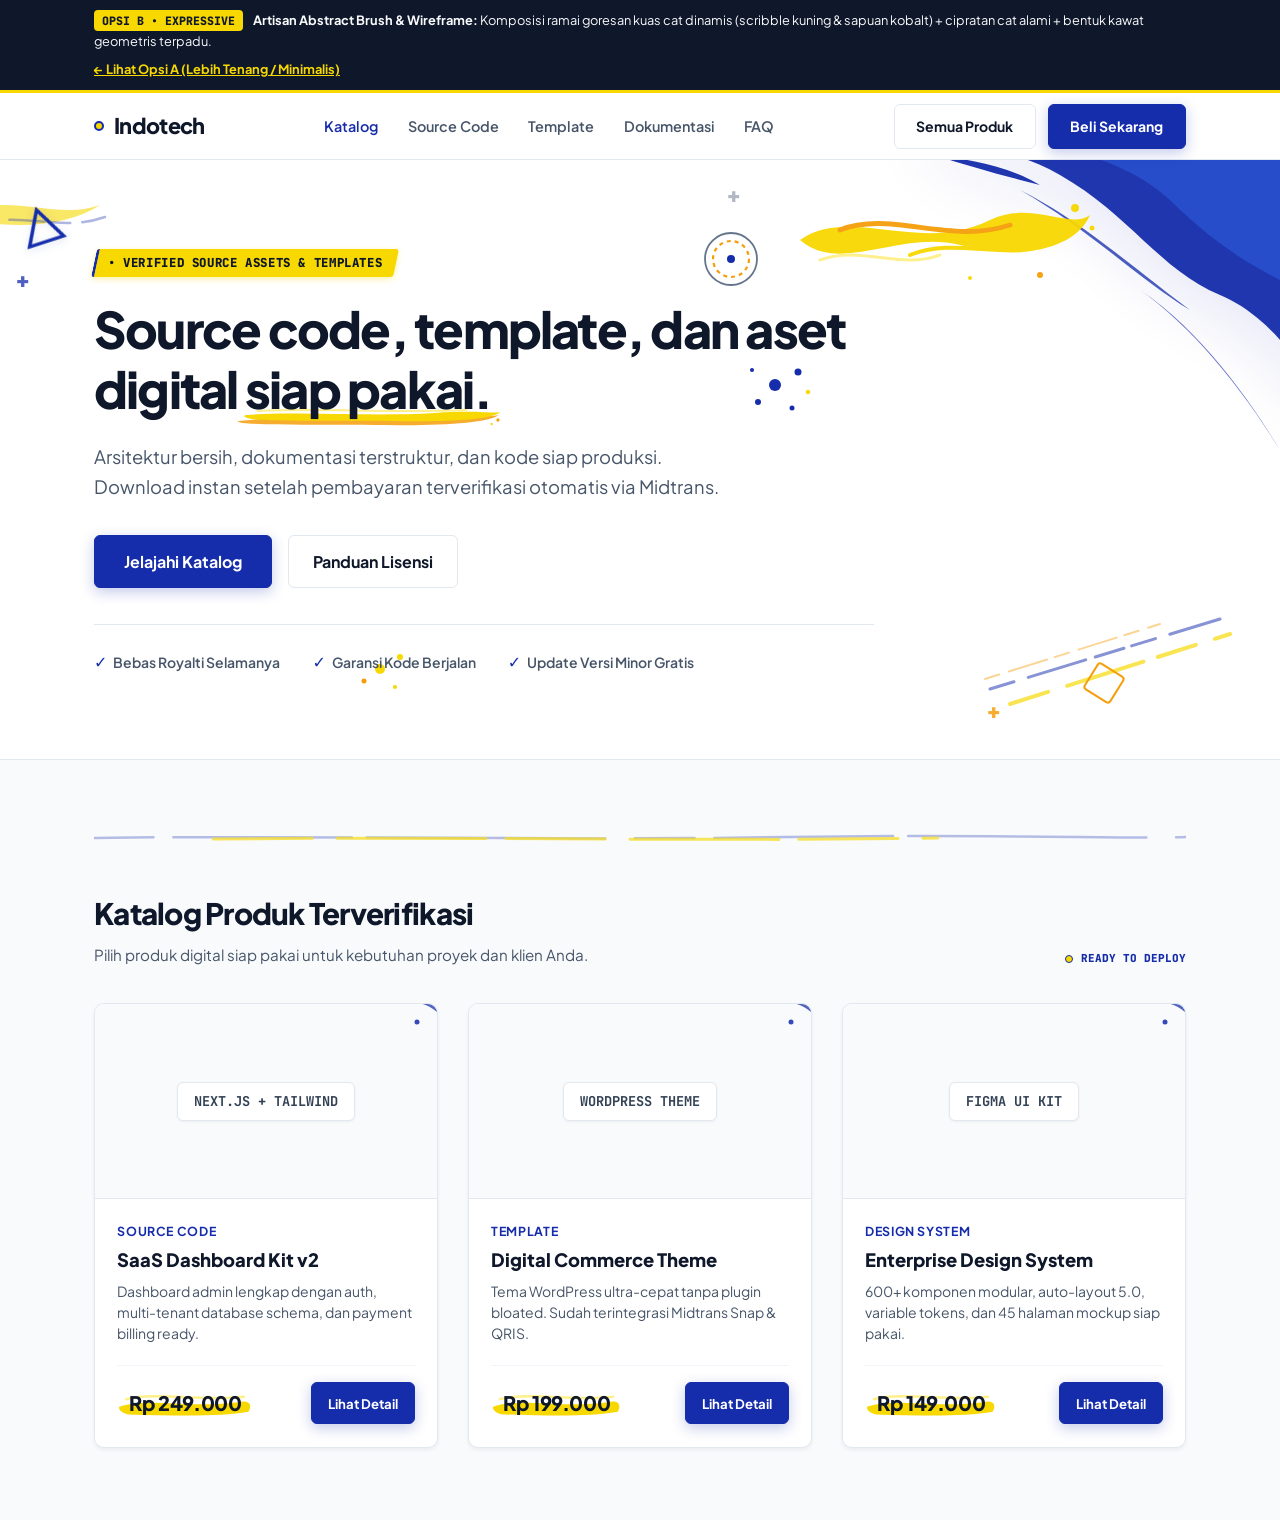
<file: .scratch/opsi-b-expressive.html>
<!DOCTYPE html>
<html lang="id">
<head>
    <meta charset="UTF-8">
    <meta name="viewport" content="width=device-width, initial-scale=1.0">
    <title>Indotech - Opsi B: Bold Abstract Brush &amp; Expressive Canvas</title>
    <link rel="preconnect" href="https://fonts.googleapis.com">
    <link rel="preconnect" href="https://fonts.gstatic.com" crossorigin>
    <link href="https://fonts.googleapis.com/css2?family=Plus+Jakarta+Sans:wght@400;500;600;700;800;900&family=JetBrains+Mono:wght@500;700;800&display=swap" rel="stylesheet">
    <style>
        :root {
            --bg-canvas: #f8fafc;
            --bg-surface: #ffffff;
            --border-main: #e2e8f0;
            --border-subtle: #f1f5f9;

            --text-primary: #0f172a;
            --text-secondary: #475569;
            --text-muted: #64748b;

            --brand-cobalt: #152cab;
            --brand-cobalt-light: #2563eb;
            --brand-cobalt-dark: #0d1e7c;
            --accent-yellow: #f7d801;
            --accent-yellow-warm: #f59e0b;
            --accent-yellow-light: #fef08a;

            --font-sans: 'Plus Jakarta Sans', system-ui, -apple-system, sans-serif;
            --font-mono: 'JetBrains Mono', monospace;

            --radius-sm: 6px;
            --radius-md: 10px;
            --radius-lg: 14px;

            --shadow-card: 0 2px 4px rgba(15, 23, 42, 0.06);
            --shadow-hover: 0 14px 30px -6px rgba(21, 44, 171, 0.15);
        }

        *, *::before, *::after {
            box-sizing: border-box;
            margin: 0;
            padding: 0;
        }

        body {
            background-color: var(--bg-canvas);
            color: var(--text-primary);
            font-family: var(--font-sans);
            line-height: 1.6;
            -webkit-font-smoothing: antialiased;
            overflow-x: hidden;
        }

        a { color: inherit; text-decoration: none; }

        .container {
            max-width: 1140px;
            margin: 0 auto;
            padding: 0 1.5rem;
            position: relative;
        }

        /* Top Bar */
        .option-tag-bar {
            background: #0f172a;
            color: #f8fafc;
            padding: 0.65rem 0;
            font-size: 0.8rem;
            border-bottom: 3px solid var(--accent-yellow);
            position: relative;
            z-index: 60;
        }
        .option-tag-bar .container {
            display: flex;
            align-items: center;
            justify-content: space-between;
            flex-wrap: wrap;
            gap: 0.5rem;
        }
        .opt-badge-b {
            background: var(--accent-yellow);
            color: #0f172a;
            font-family: var(--font-mono);
            font-size: 0.725rem;
            font-weight: 800;
            padding: 3px 8px;
            border-radius: 4px;
            margin-right: 8px;
        }

        /* Header */
        .site-header {
            background: rgba(255, 255, 255, 0.95);
            backdrop-filter: blur(8px);
            border-bottom: 1px solid var(--border-main);
            position: sticky;
            top: 0;
            z-index: 50;
        }
        .header-content {
            display: flex;
            align-items: center;
            justify-content: space-between;
            height: 66px;
        }
        .brand-title {
            font-size: 1.35rem;
            font-weight: 900;
            letter-spacing: -0.03em;
            color: var(--text-primary);
            display: flex;
            align-items: center;
            gap: 10px;
        }
        .brand-dot {
            width: 10px;
            height: 10px;
            background: var(--accent-yellow);
            border: 2.5px solid var(--brand-cobalt);
            border-radius: 50%;
        }
        .nav-links {
            display: flex;
            align-items: center;
            gap: 1.85rem;
            font-size: 0.9rem;
            font-weight: 600;
            color: var(--text-secondary);
        }
        .nav-links a:hover, .nav-links a.active {
            color: var(--brand-cobalt);
        }

        .btn {
            display: inline-flex;
            align-items: center;
            justify-content: center;
            gap: 0.5rem;
            padding: 0.65rem 1.35rem;
            border-radius: var(--radius-sm);
            font-size: 0.875rem;
            font-weight: 700;
            cursor: pointer;
            transition: all 0.15s ease;
            min-height: 42px;
        }
        .btn-primary {
            background: var(--brand-cobalt);
            color: #ffffff;
            border: 1.5px solid var(--brand-cobalt);
            box-shadow: 0 4px 14px rgba(21, 44, 171, 0.25);
        }
        .btn-primary:hover {
            background: var(--brand-cobalt-dark);
            transform: translateY(-2px);
            box-shadow: 0 6px 18px rgba(21, 44, 171, 0.35);
        }
        .btn-secondary {
            background: #ffffff;
            color: var(--text-primary);
            border: 1.5px solid var(--border-main);
        }
        .btn-secondary:hover {
            background: var(--bg-canvas);
            border-color: #cbd5e1;
        }

        /* HERO SECTION - ARTISTIC ABSTRACT CANVAS */
        .hero-section {
            padding: 5.5rem 0 5.25rem;
            background: #ffffff;
            border-bottom: 1px solid var(--border-main);
            position: relative;
            overflow: hidden;
        }

        /* KANVAS GORESAN ABSTRAK (KOMPOSISI LENGKAP: KUAS, SPLATTER, SCRIBBLING & WIREFRAME) */
        .hero-art-canvas {
            position: absolute;
            inset: 0;
            width: 100%;
            height: 100%;
            pointer-events: none;
            z-index: 1;
            overflow: hidden;
        }

        /* 1. Abstract Background Brush Blobs & Strokes */
        .art-stroke {
            position: absolute;
            pointer-events: none;
        }

        /* Big Cobalt Paint Splash (Organic Tapered, Seamless into White) */
        .stroke-cobalt-blast {
            top: -40px;
            right: -60px;
            width: 580px;
            height: 420px;
            opacity: 0.95;
            filter: drop-shadow(0 15px 35px rgba(21, 44, 171, 0.12));
        }

        /* Expressive Yellow Acrylic Scribble Sweep (Persis Gaya Referensi Gambar) */
        .stroke-yellow-scribble {
            top: 30px;
            right: 180px;
            width: 320px;
            height: 180px;
            opacity: 0.95;
        }

        /* Dynamic Dry Brush Diagonal Slashes across the Canvas */
        .stroke-dry-diagonal {
            bottom: 40px;
            right: 40px;
            width: 260px;
            height: 120px;
            opacity: 0.85;
        }

        /* Left Side Mini Abstract Brush Mark */
        .stroke-left-accent {
            top: 25px;
            left: -30px;
            width: 180px;
            height: 90px;
            opacity: 0.85;
        }

        /* 2. Paint Splatter Droplets (Tersebar Bebas & Alami) */
        .splatter-cluster {
            position: absolute;
            pointer-events: none;
        }
        .splatter-pos-1 { top: 180px; right: 460px; width: 90px; height: 90px; }
        .splatter-pos-2 { bottom: 50px; left: 340px; width: 80px; height: 80px; }
        .splatter-pos-3 { top: 70px; left: 240px; width: 60px; height: 60px; }

        /* 3. Geometric Wireframe Shapes (Kontras Teknis Arsitektural) */
        .geo-shape {
            position: absolute;
            pointer-events: none;
            z-index: 2;
        }
        /* Triangle Wireframe Bold */
        .geo-triangle-bold {
            top: 45px;
            left: 20px;
            width: 44px;
            height: 44px;
            stroke: var(--brand-cobalt);
            stroke-width: 2.5;
            fill: none;
            transform: rotate(-18deg);
            filter: drop-shadow(0 2px 4px rgba(21, 44, 171, 0.15));
        }
        /* Concentric Dotted Circle */
        .geo-concentric-circle {
            top: 70px;
            right: 520px;
            width: 58px;
            height: 58px;
        }
        /* Rotated Square Outline */
        .geo-square-tilted {
            bottom: 60px;
            right: 160px;
            width: 32px;
            height: 32px;
            border: 2px solid var(--accent-yellow-warm);
            border-radius: 4px;
            transform: rotate(32deg);
        }
        /* Technical Registration Plus Marks */
        .geo-plus-mark {
            font-family: var(--font-mono);
            font-size: 1.4rem;
            font-weight: 800;
            user-select: none;
            line-height: 1;
        }

        /* Hero Content */
        .hero-content {
            max-width: 780px;
            position: relative;
            z-index: 10;
        }

        /* Artisan Badge */
        .hero-badge-artisan {
            display: inline-flex;
            align-items: center;
            gap: 8px;
            position: relative;
            padding: 4px 14px;
            margin-bottom: 1.35rem;
        }
        .badge-brush-backing {
            position: absolute;
            inset: 0;
            background: var(--accent-yellow);
            border-left: 3.5px solid var(--brand-cobalt);
            transform: skewX(-12deg);
            border-radius: 3px;
            box-shadow: 0 2px 6px rgba(247, 216, 1, 0.35);
            z-index: 1;
        }
        .badge-brush-text {
            position: relative;
            z-index: 2;
            font-family: var(--font-mono);
            font-size: 0.775rem;
            font-weight: 800;
            color: #0f172a;
            letter-spacing: 0.05em;
        }

        .hero-title {
            font-size: 3.15rem;
            font-weight: 900;
            line-height: 1.2;
            letter-spacing: -0.035em;
            color: var(--text-primary);
            margin-bottom: 1.4rem;
        }

        /* GORESAN KUAS KUNING GANDA + TEKSTUR BRISTLE DI BAWAH JUDUL */
        .brush-highlight-dynamic {
            position: relative;
            display: inline-block;
            white-space: nowrap;
        }
        .brush-highlight-dynamic .word-text {
            position: relative;
            z-index: 3;
            color: #0f172a;
        }
        .brush-highlight-dynamic .brush-svg-multi {
            position: absolute;
            left: -4%;
            bottom: -9px;
            width: 108%;
            height: 24px;
            z-index: 1;
            pointer-events: none;
        }

        .hero-desc {
            font-size: 1.15rem;
            color: var(--text-secondary);
            line-height: 1.65;
            margin-bottom: 2rem;
            max-width: 640px;
        }

        .hero-actions {
            display: flex;
            gap: 1rem;
            align-items: center;
            flex-wrap: wrap;
            margin-bottom: 2.25rem;
        }

        .hero-trust {
            display: flex;
            gap: 2rem;
            font-size: 0.875rem;
            color: var(--text-secondary);
            border-top: 1.5px solid var(--border-main);
            padding-top: 1.5rem;
        }
        .hero-trust span {
            display: flex;
            align-items: center;
            gap: 6px;
            font-weight: 600;
        }
        .trust-check {
            color: var(--brand-cobalt);
            font-weight: 900;
            font-size: 1rem;
        }

        /* SECTION & PRODUCTS */
        .section {
            padding: 4.5rem 0;
            position: relative;
        }

        /* Organic Paint Stroke Divider Line */
        .brush-divider {
            width: 100%;
            height: 12px;
            margin-bottom: 2.5rem;
            opacity: 0.85;
        }

        .section-header {
            display: flex;
            align-items: flex-end;
            justify-content: space-between;
            margin-bottom: 2.25rem;
            flex-wrap: wrap;
            gap: 1rem;
        }
        .section-title {
            font-size: 1.85rem;
            font-weight: 900;
            color: var(--text-primary);
            letter-spacing: -0.025em;
            margin-bottom: 0.35rem;
        }
        .section-desc {
            font-size: 0.95rem;
            color: var(--text-secondary);
        }

        .products-grid {
            display: grid;
            grid-template-columns: repeat(auto-fill, minmax(330px, 1fr));
            gap: 1.85rem;
        }

        .product-card {
            background: #ffffff;
            border: 1.5px solid var(--border-main);
            border-radius: var(--radius-md);
            overflow: hidden;
            box-shadow: var(--shadow-card);
            transition: all 0.2s ease;
            display: flex;
            flex-direction: column;
            position: relative;
        }
        .product-card:hover {
            border-color: var(--brand-cobalt);
            transform: translateY(-5px);
            box-shadow: var(--shadow-hover);
        }

        .card-thumb {
            height: 195px;
            background: #f8fafc;
            border-bottom: 1.5px solid var(--border-main);
            position: relative;
            display: flex;
            align-items: center;
            justify-content: center;
            overflow: hidden;
        }
        .card-thumb-code {
            font-family: var(--font-mono);
            font-size: 0.85rem;
            font-weight: 700;
            color: #334155;
            background: #ffffff;
            padding: 8px 16px;
            border-radius: 6px;
            border: 1px solid var(--border-main);
            box-shadow: 0 1px 3px rgba(0,0,0,0.05);
            position: relative;
            z-index: 2;
        }

        /* Abstract Paint Swash inside Thumbnail Corner */
        .thumb-paint-accent {
            position: absolute;
            top: -10px;
            right: -10px;
            width: 65px;
            height: 65px;
            opacity: 0.85;
            pointer-events: none;
        }

        .card-body {
            padding: 1.4rem;
            display: flex;
            flex-direction: column;
            flex: 1;
        }
        .card-cat {
            font-size: 0.775rem;
            font-weight: 700;
            text-transform: uppercase;
            letter-spacing: 0.05em;
            color: var(--brand-cobalt);
            margin-bottom: 0.4rem;
        }
        .card-title {
            font-size: 1.15rem;
            font-weight: 800;
            color: var(--text-primary);
            line-height: 1.35;
            margin-bottom: 0.5rem;
        }
        .card-excerpt {
            font-size: 0.875rem;
            color: var(--text-secondary);
            line-height: 1.5;
            margin-bottom: 1.35rem;
            flex: 1;
        }
        .card-footer {
            display: flex;
            align-items: center;
            justify-content: space-between;
            padding-top: 1rem;
            border-top: 1px solid var(--border-subtle);
        }

        /* SAPUAN KUAS KUNING DI LABEL HARGA PRODUK */
        .price-brush-tag {
            position: relative;
            display: inline-flex;
            align-items: center;
            padding: 3px 12px;
        }
        .price-brush-tag .price-brush-bg {
            position: absolute;
            left: 0;
            bottom: 0;
            width: 100%;
            height: 100%;
            z-index: 1;
            pointer-events: none;
        }
        .price-val-bold {
            position: relative;
            z-index: 2;
            font-size: 1.25rem;
            font-weight: 900;
            color: #0f172a;
            letter-spacing: -0.02em;
        }

        @media (max-width: 768px) {
            .hero-title { font-size: 2.25rem; }
            .stroke-cobalt-blast { width: 340px; right: -40px; }
            .stroke-yellow-scribble { display: none; }
            .geo-shape { display: none; }
            .nav-links { display: none; }
        }
    </style>
</head>
<body>

    <!-- Top Option Notice -->
    <div class="option-tag-bar">
        <div class="container">
            <div>
                <span class="opt-badge-b">OPSI B &bull; EXPRESSIVE</span>
                <strong>Artisan Abstract Brush &amp; Wireframe:</strong> Komposisi ramai goresan kuas cat dinamis (scribble kuning &amp; sapuan kobalt) + cipratan cat alami + bentuk kawat geometris terpadu.
            </div>
            <div>
                <a href="opsi-a-balanced.html" style="color: var(--accent-yellow); font-weight: 700; text-decoration: underline;">&larr; Lihat Opsi A (Lebih Tenang / Minimalis)</a>
            </div>
        </div>
    </div>

    <!-- Header -->
    <header class="site-header">
        <div class="container header-content">
            <a href="#" class="brand-title">
                <span class="brand-dot"></span>
                Indotech
            </a>
            <nav class="nav-links">
                <a href="#" class="active">Katalog</a>
                <a href="#">Source Code</a>
                <a href="#">Template</a>
                <a href="#">Dokumentasi</a>
                <a href="#">FAQ</a>
            </nav>
            <div style="display: flex; gap: 0.75rem;">
                <a href="#katalog" class="btn btn-secondary">Semua Produk</a>
                <a href="#" class="btn btn-primary">Beli Sekarang</a>
            </div>
        </div>
    </header>

    <!-- Hero Section -->
    <section class="hero-section">

        <!-- KANVAS GORESAN ABSTRAK (KOMPOSISI DINAMIS & RAMAI) -->
        <div class="hero-art-canvas">
            
            <!-- 1. BIG COBALT PAINT BRUSH SPLASH (ORGANIK MERUNCING, TANPA KOTAK POTONGAN) -->
            <svg class="art-stroke stroke-cobalt-blast" viewBox="0 0 580 420" fill="none">
                <!-- Layer Cat Kobalt Gelap (Deep Royal Blue) -->
                <path d="M140 0 C190 35 240 20 300 55 C370 95 400 150 460 175 C520 200 560 270 580 320 V0 H140 Z" fill="#152cab" />
                <!-- Lapisan Cat Biru Terang Di Ujung Bulu Kuas -->
                <path d="M220 0 C270 30 350 25 410 80 C460 130 510 160 580 185 V0 H220 Z" fill="#2563eb" opacity="0.45" />
                <!-- Goresan Kuas Kering (Dry Brush Bristles) Meruncing Menembus Latar Putih -->
                <path d="M120 15 C170 45 220 30 280 65 C220 50 170 35 120 15 Z" fill="#152cab" />
                <path d="M260 70 C330 110 380 160 430 190 C370 145 320 100 260 70 Z" fill="#152cab" opacity="0.8" />
                <path d="M380 170 C440 210 490 280 520 330 C480 265 430 205 380 170 Z" fill="#152cab" opacity="0.7" />
            </svg>

            <!-- 2. EXPRESSIVE YELLOW ACRYLIC SCRIBBLE SWEEP (GORESAN KUAS KUNING DINAMIS DARI GAMBAR REFERENSI) -->
            <svg class="art-stroke stroke-yellow-scribble" viewBox="0 0 320 180" fill="none">
                <!-- Coretan Kuas Melengkung Panjang Tebal (Main Sweep) -->
                <path d="M20 50 C70 15 140 65 210 30 C250 10 290 40 310 25 C295 60 240 70 180 55 C120 40 60 85 20 50 Z" fill="#f7d801" />
                <!-- Sapuan Garis Kuas Tambahan Bergaya Gerak (Gestural Strokes) -->
                <path d="M60 40 C110 20 170 55 230 35" stroke="#f59e0b" stroke-width="5" stroke-linecap="round" stroke-linejoin="round" />
                <path d="M130 65 C180 45 230 75 280 50" stroke="#f7d801" stroke-width="4" stroke-linecap="round" />
                <path d="M40 70 C80 55 120 80 160 65" stroke="#fef08a" stroke-width="3" stroke-linecap="round" />
                <!-- Percikan Cat Kuning Mengikuti Arah Goresan -->
                <circle cx="295" cy="18" r="4" fill="#f7d801" />
                <circle cx="312" cy="38" r="2.5" fill="#f7d801" />
                <circle cx="260" cy="85" r="3" fill="#f59e0b" />
                <circle cx="190" cy="88" r="2" fill="#f7d801" />
            </svg>

            <!-- 3. DRY BRUSH DIAGONAL SLASHES (GORESAN KUAS KERING DI KANAN BAWAH) -->
            <svg class="art-stroke stroke-dry-diagonal" viewBox="0 0 260 120" fill="none">
                <path d="M10 90 L240 20" stroke="#152cab" stroke-width="3" stroke-linecap="round" stroke-dasharray="25 15 60 10 30 8" opacity="0.6" />
                <path d="M30 105 L250 35" stroke="#f7d801" stroke-width="4" stroke-linecap="round" stroke-dasharray="40 20 80 15" opacity="0.8" />
                <path d="M5 80 L180 25" stroke="#f59e0b" stroke-width="2" stroke-linecap="round" stroke-dasharray="15 10 40 8" opacity="0.5" />
            </svg>

            <!-- 4. GORESAN KUAS MINI DI SISI KIRI (MENGIMBANGI KOMPOSISI) -->
            <svg class="art-stroke stroke-left-accent" viewBox="0 0 180 90" fill="none">
                <path d="M0 25 C45 10 90 35 130 20 C100 40 50 45 0 35 Z" fill="#f7d801" opacity="0.7" />
                <path d="M10 40 C50 25 90 48 135 32" stroke="#152cab" stroke-width="2.5" stroke-linecap="round" stroke-dasharray="18 12 35 8" opacity="0.4" />
            </svg>

            <!-- 5. REAL PAINT SPLATTERS (CIPRATAN CAT & TITIK TINTA TERSEBAR) -->
            <svg class="splatter-cluster splatter-pos-1" viewBox="0 0 90 90" fill="none">
                <circle cx="45" cy="45" r="6" fill="#152cab" />
                <circle cx="68" cy="32" r="3.5" fill="#152cab" />
                <circle cx="28" cy="62" r="3" fill="#152cab" />
                <circle cx="62" cy="68" r="2.5" fill="#152cab" />
                <circle cx="22" cy="30" r="2" fill="#152cab" />
                <circle cx="78" cy="52" r="2.2" fill="#f7d801" />
            </svg>

            <svg class="splatter-cluster splatter-pos-2" viewBox="0 0 80 80" fill="none">
                <circle cx="40" cy="40" r="5" fill="#f7d801" />
                <circle cx="60" cy="28" r="3" fill="#f7d801" />
                <circle cx="24" cy="52" r="2.5" fill="#f59e0b" />
                <circle cx="55" cy="58" r="2" fill="#f7d801" />
            </svg>

            <!-- 6. GEOMETRIC WIREFRAME ACCENTS (SEGITIGA, DOUBLE CIRCLE, KOTAK MIRING, PLUS MARKS) -->
            <!-- Triangle Outline -->
            <svg class="geo-shape geo-triangle-bold" viewBox="0 0 32 32">
                <polygon points="16,3 29,27 3,27" />
            </svg>

            <!-- Double Dotted Concentric Circle -->
            <div class="geo-shape geo-concentric-circle">
                <svg viewBox="0 0 58 58" width="100%" height="100%" fill="none">
                    <circle cx="29" cy="29" r="26" stroke="#64748b" stroke-width="1.8" />
                    <circle cx="29" cy="29" r="18" stroke="#f59e0b" stroke-width="2.2" stroke-dasharray="4,4" />
                    <circle cx="29" cy="29" r="4" fill="#152cab" />
                </svg>
            </div>

            <!-- Tilted Square -->
            <div class="geo-shape geo-square-tilted"></div>

            <!-- Technical Registration Plus Marks di Posisi Koordinat Aman -->
            <div class="geo-shape geo-plus-mark" style="top: 110px; left: 16px; color: #152cab; opacity: 0.75;">+</div>
            <div class="geo-shape geo-plus-mark" style="bottom: 35px; right: 280px; color: #f59e0b; opacity: 0.85;">+</div>
            <div class="geo-shape geo-plus-mark" style="top: 25px; right: 540px; color: #64748b; opacity: 0.5;">+</div>
        </div>

        <div class="container">
            <div class="hero-content">
                <div class="hero-badge-artisan">
                    <div class="badge-brush-backing"></div>
                    <span class="badge-brush-text">&bull; VERIFIED SOURCE ASSETS &amp; TEMPLATES</span>
                </div>

                <h1 class="hero-title">
                    Source code, template, dan aset digital 
                    <span class="brush-highlight-dynamic">
                        <span class="word-text">siap pakai.</span>
                        <!-- DUA LAPIS GORESAN KUAS KUNING DENGAN TEKSTUR BRISTLE ALAMI -->
                        <svg class="brush-svg-multi" viewBox="0 0 300 24" fill="none" preserveAspectRatio="none">
                            <!-- Sapuan dasar amber tebal -->
                            <path d="M4 16 C55 10 130 18 205 12 C250 8 285 13 296 10 C285 18 230 21 170 20 C100 19 45 21 8 18 C3 17 2 16 4 16 Z" fill="#f59e0b" opacity="0.85" />
                            <!-- Sapuan utama kuning cerah -->
                            <path d="M14 10 C65 6 150 12 225 8 C270 5 292 9 298 7 C288 15 235 17 180 16 C120 15 55 17 18 14 C10 13 8 10 14 10 Z" fill="#f7d801" />
                            <!-- Sapuan halus garis bristle atas -->
                            <path d="M25 6 C90 3 180 8 260 5" stroke="#fef08a" stroke-width="2" stroke-linecap="round" />
                            <!-- Flek cipratan kecil di ujung kuas -->
                            <circle cx="295" cy="15" r="1.8" fill="#f59e0b" />
                            <circle cx="288" cy="19" r="1.2" fill="#f7d801" />
                        </svg>
                    </span>
                </h1>

                <p class="hero-desc">
                    Arsitektur bersih, dokumentasi terstruktur, dan kode siap produksi. Download instan setelah pembayaran terverifikasi otomatis via Midtrans.
                </p>

                <div class="hero-actions">
                    <a href="#katalog" class="btn btn-primary" style="padding: 0.8rem 1.8rem; font-size: 1rem;">Jelajahi Katalog</a>
                    <a href="#" class="btn btn-secondary" style="padding: 0.8rem 1.5rem; font-size: 1rem;">Panduan Lisensi</a>
                </div>

                <div class="hero-trust">
                    <span><span class="trust-check">&#10003;</span> Bebas Royalti Selamanya</span>
                    <span><span class="trust-check">&#10003;</span> Garansi Kode Berjalan</span>
                    <span><span class="trust-check">&#10003;</span> Update Versi Minor Gratis</span>
                </div>
            </div>
        </div>
    </section>

    <!-- Products Section -->
    <section class="section" id="katalog">
        <div class="container">
            
            <!-- Goresan Kuas Pemisah Section (Organic Paint Separator) -->
            <svg class="brush-divider" viewBox="0 0 1100 12" fill="none" preserveAspectRatio="none">
                <path d="M0 6 C200 3 450 9 700 5 C900 2 1050 7 1100 5" stroke="#152cab" stroke-width="2.5" stroke-linecap="round" stroke-dasharray="60 20 180 15 240 30" opacity="0.35" />
                <path d="M120 7 C350 4 600 10 850 6" stroke="#f7d801" stroke-width="3" stroke-linecap="round" stroke-dasharray="100 25 150 20" opacity="0.75" />
            </svg>

            <div class="section-header">
                <div>
                    <h2 class="section-title">Katalog Produk Terverifikasi</h2>
                    <p class="section-desc">Pilih produk digital siap pakai untuk kebutuhan proyek dan klien Anda.</p>
                </div>
                <div style="display: flex; gap: 8px; align-items: center; font-family: var(--font-mono); font-size: 11px; color: #152cab; font-weight: 800;">
                    <div style="width: 8px; height: 8px; background: #f7d801; border: 1.5px solid #152cab; border-radius: 50%;"></div>
                    <span>READY TO DEPLOY</span>
                </div>
            </div>

            <div class="products-grid">
                <!-- Card 1 -->
                <article class="product-card">
                    <div class="card-thumb">
                        <span class="card-thumb-code">NEXT.JS + TAILWIND</span>
                        <!-- Mini Paint Splash di Sudut Gambar -->
                        <svg class="thumb-paint-accent" viewBox="0 0 65 65" fill="none">
                            <path d="M10 0 C25 10 40 5 55 18 C62 25 65 45 65 45 V0 H10 Z" fill="#152cab" opacity="0.85" />
                            <path d="M30 0 C45 8 55 12 65 15 V0 H30 Z" fill="#f7d801" />
                            <circle cx="35" cy="28" r="2.5" fill="#152cab" />
                        </svg>
                    </div>
                    <div class="card-body">
                        <span class="card-cat">Source Code</span>
                        <h3 class="card-title">SaaS Dashboard Kit v2</h3>
                        <p class="card-excerpt">Dashboard admin lengkap dengan auth, multi-tenant database schema, dan payment billing ready.</p>
                        <div class="card-footer">
                            <!-- Sapuan Kuas Asli di Belakang Label Harga -->
                            <div class="price-brush-tag">
                                <svg class="price-brush-bg" viewBox="0 0 120 30" fill="none" preserveAspectRatio="none">
                                    <path d="M2 18 C25 10 65 20 110 14 C118 13 119 18 116 22 C90 26 50 25 10 24 C4 23 1 20 2 18 Z" fill="#f7d801" />
                                    <path d="M8 12 C35 6 75 14 112 10" stroke="#fef08a" stroke-width="2" stroke-linecap="round" />
                                </svg>
                                <span class="price-val-bold">Rp 249.000</span>
                            </div>
                            <a href="#" class="btn btn-primary" style="padding: 0.45rem 1rem; font-size: 0.825rem;">Lihat Detail</a>
                        </div>
                    </div>
                </article>

                <!-- Card 2 -->
                <article class="product-card">
                    <div class="card-thumb">
                        <span class="card-thumb-code">WORDPRESS THEME</span>
                        <svg class="thumb-paint-accent" viewBox="0 0 65 65" fill="none">
                            <path d="M10 0 C25 10 40 5 55 18 C62 25 65 45 65 45 V0 H10 Z" fill="#152cab" opacity="0.85" />
                            <path d="M30 0 C45 8 55 12 65 15 V0 H30 Z" fill="#f7d801" />
                            <circle cx="35" cy="28" r="2.5" fill="#152cab" />
                        </svg>
                    </div>
                    <div class="card-body">
                        <span class="card-cat">Template</span>
                        <h3 class="card-title">Digital Commerce Theme</h3>
                        <p class="card-excerpt">Tema WordPress ultra-cepat tanpa plugin bloated. Sudah terintegrasi Midtrans Snap &amp; QRIS.</p>
                        <div class="card-footer">
                            <div class="price-brush-tag">
                                <svg class="price-brush-bg" viewBox="0 0 120 30" fill="none" preserveAspectRatio="none">
                                    <path d="M2 18 C25 10 65 20 110 14 C118 13 119 18 116 22 C90 26 50 25 10 24 C4 23 1 20 2 18 Z" fill="#f7d801" />
                                    <path d="M8 12 C35 6 75 14 112 10" stroke="#fef08a" stroke-width="2" stroke-linecap="round" />
                                </svg>
                                <span class="price-val-bold">Rp 199.000</span>
                            </div>
                            <a href="#" class="btn btn-primary" style="padding: 0.45rem 1rem; font-size: 0.825rem;">Lihat Detail</a>
                        </div>
                    </div>
                </article>

                <!-- Card 3 -->
                <article class="product-card">
                    <div class="card-thumb">
                        <span class="card-thumb-code">FIGMA UI KIT</span>
                        <svg class="thumb-paint-accent" viewBox="0 0 65 65" fill="none">
                            <path d="M10 0 C25 10 40 5 55 18 C62 25 65 45 65 45 V0 H10 Z" fill="#152cab" opacity="0.85" />
                            <path d="M30 0 C45 8 55 12 65 15 V0 H30 Z" fill="#f7d801" />
                            <circle cx="35" cy="28" r="2.5" fill="#152cab" />
                        </svg>
                    </div>
                    <div class="card-body">
                        <span class="card-cat">Design System</span>
                        <h3 class="card-title">Enterprise Design System</h3>
                        <p class="card-excerpt">600+ komponen modular, auto-layout 5.0, variable tokens, dan 45 halaman mockup siap pakai.</p>
                        <div class="card-footer">
                            <div class="price-brush-tag">
                                <svg class="price-brush-bg" viewBox="0 0 120 30" fill="none" preserveAspectRatio="none">
                                    <path d="M2 18 C25 10 65 20 110 14 C118 13 119 18 116 22 C90 26 50 25 10 24 C4 23 1 20 2 18 Z" fill="#f7d801" />
                                    <path d="M8 12 C35 6 75 14 112 10" stroke="#fef08a" stroke-width="2" stroke-linecap="round" />
                                </svg>
                                <span class="price-val-bold">Rp 149.000</span>
                            </div>
                            <a href="#" class="btn btn-primary" style="padding: 0.45rem 1rem; font-size: 0.825rem;">Lihat Detail</a>
                        </div>
                    </div>
                </article>
            </div>
        </div>
    </section>

</body>
</html>
</file>
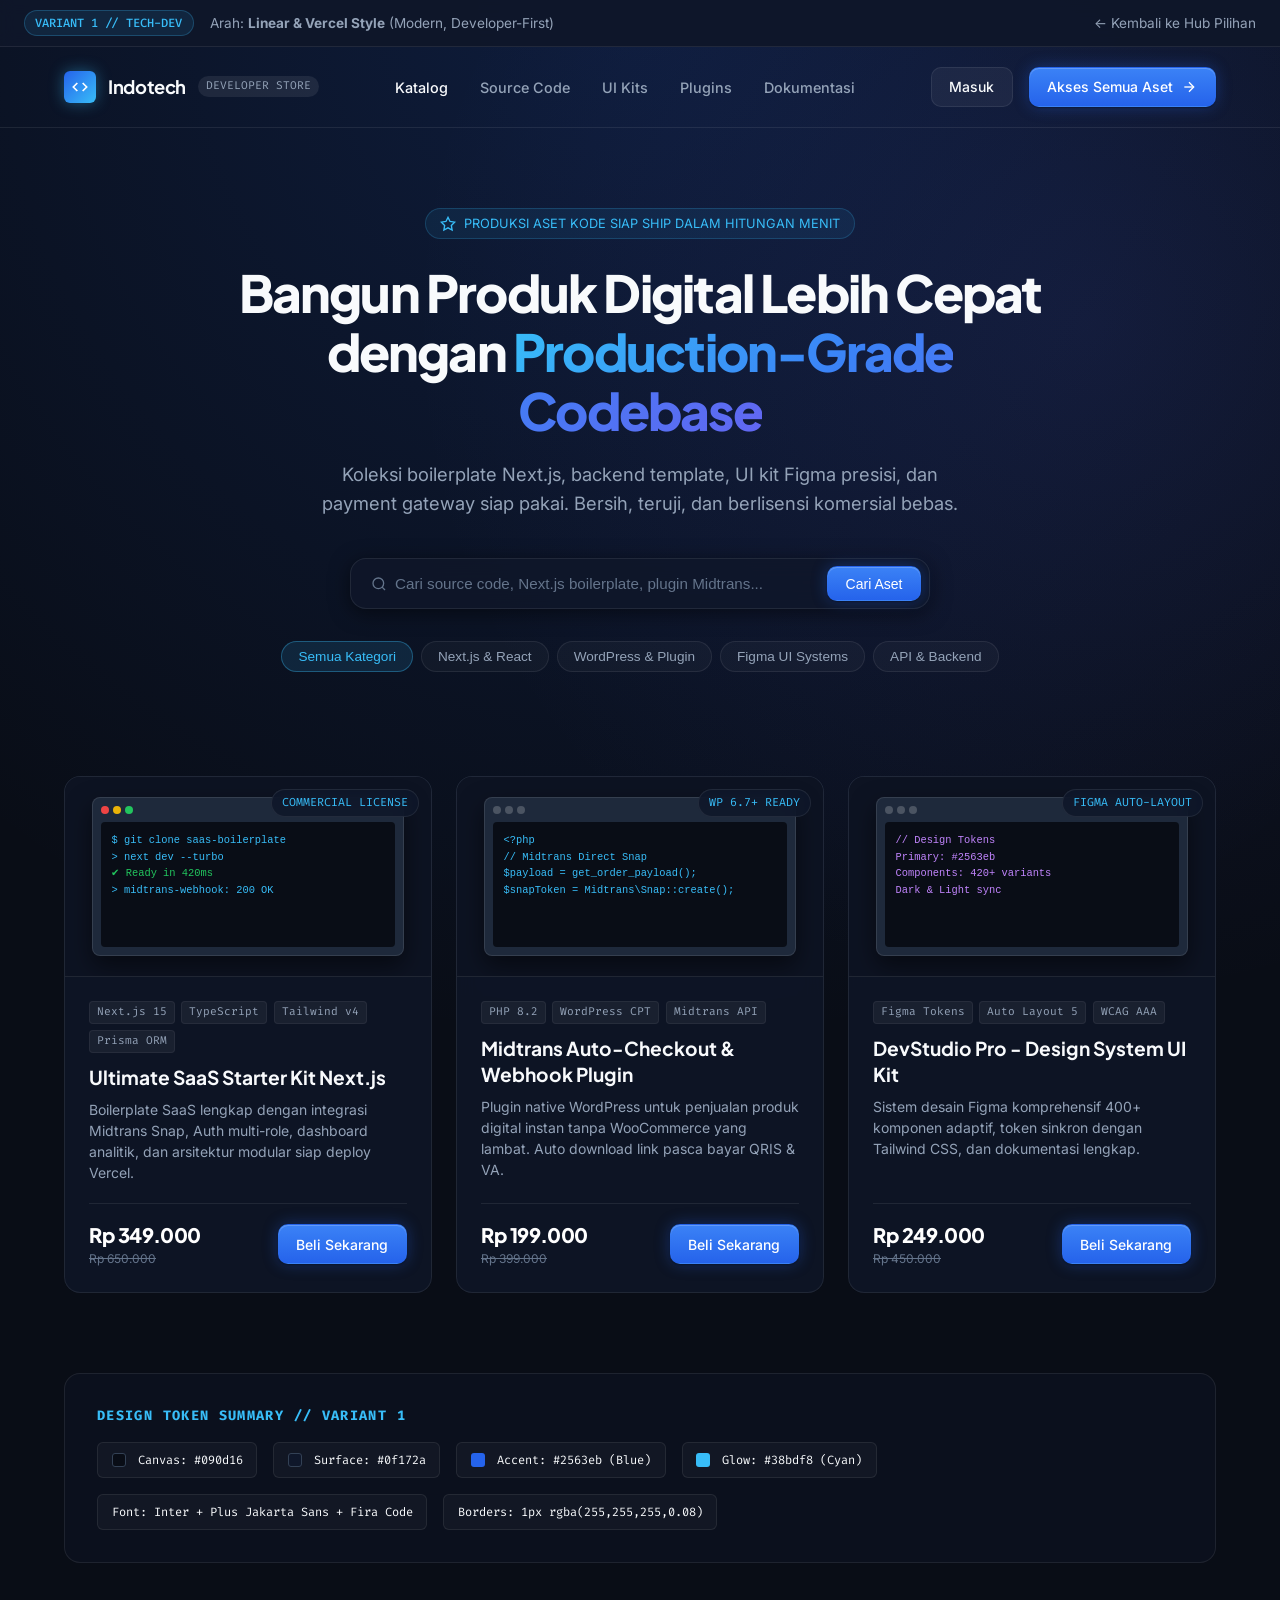
<file: .scratch/variant-1-modern-tech.html>
<!DOCTYPE html>
<html lang="id">
<head>
    <meta charset="UTF-8">
    <meta name="viewport" content="width=device-width, initial-scale=1.0">
    <title>Variant 1: Modern Tech / Developer-First (Linear & Vercel Style) - Indotech</title>
    <link rel="preconnect" href="https://fonts.googleapis.com">
    <link rel="preconnect" href="https://fonts.gstatic.com" crossorigin>
    <link href="https://fonts.googleapis.com/css2?family=Fira+Code:wght@400;500&family=Inter:wght@300;400;500;600;700;800&family=Plus+Jakarta+Sans:wght@500;600;700;800&display=swap" rel="stylesheet">
    <style>
        :root {
            --bg-base: #090d16;
            --bg-surface: #0f172a;
            --bg-card: rgba(15, 23, 42, 0.75);
            --bg-card-hover: rgba(30, 41, 59, 0.8);
            --border-subtle: rgba(255, 255, 255, 0.08);
            --border-highlight: rgba(56, 189, 248, 0.3);
            
            --text-primary: #f8fafc;
            --text-secondary: #94a3b8;
            --text-muted: #64748b;
            
            --accent-blue: #38bdf8;
            --accent-primary: #2563eb;
            --accent-gradient: linear-gradient(135deg, #38bdf8 0%, #3b82f6 50%, #6366f1 100%);
            --badge-glow: rgba(56, 189, 248, 0.15);
            
            --font-sans: 'Inter', -apple-system, BlinkMacSystemFont, sans-serif;
            --font-display: 'Plus Jakarta Sans', sans-serif;
            --font-mono: 'Fira Code', monospace;
            
            --radius-sm: 6px;
            --radius-md: 10px;
            --radius-lg: 16px;
            --radius-full: 9999px;
        }

        * {
            box-sizing: border-box;
            margin: 0;
            padding: 0;
        }

        body {
            background-color: var(--bg-base);
            color: var(--text-primary);
            font-family: var(--font-sans);
            line-height: 1.5;
            -webkit-font-smoothing: antialiased;
            overflow-x: hidden;
            background-image: 
                radial-gradient(circle at 50% 0%, rgba(37, 99, 235, 0.18) 0%, transparent 60%),
                radial-gradient(circle at 85% 20%, rgba(99, 102, 241, 0.1) 0%, transparent 40%);
            min-height: 100vh;
        }

        .container {
            max-width: 1200px;
            margin: 0 auto;
            padding: 0 1.5rem;
        }

        /* Top Bar Indicator */
        .variant-banner {
            background: rgba(15, 23, 42, 0.95);
            border-bottom: 1px solid var(--border-subtle);
            padding: 0.6rem 1.5rem;
            display: flex;
            align-items: center;
            justify-content: space-between;
            font-size: 0.85rem;
            backdrop-filter: blur(8px);
            position: sticky;
            top: 0;
            z-index: 100;
        }
        .variant-pill {
            display: inline-flex;
            align-items: center;
            gap: 0.5rem;
            padding: 0.2rem 0.65rem;
            border-radius: var(--radius-full);
            background: rgba(56, 189, 248, 0.1);
            color: var(--accent-blue);
            font-family: var(--font-mono);
            font-size: 0.75rem;
            font-weight: 500;
            border: 1px solid rgba(56, 189, 248, 0.25);
        }
        .back-nav a {
            color: var(--text-secondary);
            text-decoration: none;
            transition: color 0.2s;
        }
        .back-nav a:hover {
            color: var(--text-primary);
        }

        /* Header */
        .site-header {
            padding: 1.25rem 0;
            border-bottom: 1px solid var(--border-subtle);
        }
        .header-inner {
            display: flex;
            align-items: center;
            justify-content: space-between;
        }
        .brand {
            display: flex;
            align-items: center;
            gap: 0.75rem;
            text-decoration: none;
            color: var(--text-primary);
        }
        .brand-logo-mark {
            width: 32px;
            height: 32px;
            border-radius: var(--radius-sm);
            background: linear-gradient(135deg, #2563eb, #38bdf8);
            display: flex;
            align-items: center;
            justify-content: center;
            box-shadow: 0 0 15px rgba(56, 189, 248, 0.4);
        }
        .brand-text {
            font-family: var(--font-display);
            font-weight: 700;
            font-size: 1.15rem;
            letter-spacing: -0.02em;
        }
        .brand-badge {
            font-size: 0.7rem;
            background: rgba(255, 255, 255, 0.08);
            padding: 2px 8px;
            border-radius: var(--radius-full);
            color: var(--text-secondary);
            font-family: var(--font-mono);
        }

        .nav-links {
            display: flex;
            align-items: center;
            gap: 2rem;
            list-style: none;
        }
        .nav-links a {
            color: var(--text-secondary);
            text-decoration: none;
            font-size: 0.9rem;
            font-weight: 500;
            transition: color 0.15s;
        }
        .nav-links a:hover, .nav-links a.active {
            color: var(--text-primary);
        }

        .header-actions {
            display: flex;
            align-items: center;
            gap: 1rem;
        }

        /* Buttons */
        .btn {
            display: inline-flex;
            align-items: center;
            justify-content: center;
            gap: 0.5rem;
            padding: 0.55rem 1.1rem;
            border-radius: var(--radius-md);
            font-size: 0.875rem;
            font-weight: 500;
            text-decoration: none;
            cursor: pointer;
            transition: all 0.2s cubic-bezier(0.16, 1, 0.3, 1);
            border: 1px solid transparent;
        }
        .btn-primary {
            background: linear-gradient(180deg, #3b82f6 0%, #2563eb 100%);
            color: #ffffff;
            box-shadow: 0 1px 2px rgba(0, 0, 0, 0.4), inset 0 1px 0 rgba(255, 255, 255, 0.2), 0 0 15px rgba(37, 99, 235, 0.35);
        }
        .btn-primary:hover {
            background: linear-gradient(180deg, #60a5fa 0%, #3b82f6 100%);
            box-shadow: 0 0 20px rgba(56, 189, 248, 0.5);
            transform: translateY(-1px);
        }
        .btn-secondary {
            background: rgba(255, 255, 255, 0.05);
            color: var(--text-primary);
            border: 1px solid var(--border-subtle);
        }
        .btn-secondary:hover {
            background: rgba(255, 255, 255, 0.1);
            border-color: rgba(255, 255, 255, 0.2);
        }

        /* Hero Section */
        .hero {
            padding: 5rem 0 3.5rem;
            text-align: center;
            position: relative;
        }
        .hero-chip {
            display: inline-flex;
            align-items: center;
            gap: 0.5rem;
            padding: 0.3rem 0.85rem;
            border-radius: var(--radius-full);
            background: rgba(56, 189, 248, 0.08);
            border: 1px solid rgba(56, 189, 248, 0.2);
            font-size: 0.8rem;
            color: var(--accent-blue);
            margin-bottom: 1.5rem;
        }
        .hero-title {
            font-family: var(--font-display);
            font-size: 3.2rem;
            font-weight: 800;
            line-height: 1.15;
            letter-spacing: -0.035em;
            max-width: 860px;
            margin: 0 auto 1.25rem;
        }
        .hero-title .gradient-text {
            background: var(--accent-gradient);
            -webkit-background-clip: text;
            -webkit-text-fill-color: transparent;
        }
        .hero-desc {
            color: var(--text-secondary);
            font-size: 1.15rem;
            max-width: 650px;
            margin: 0 auto 2.5rem;
            line-height: 1.6;
        }

        /* Search input bar */
        .search-container {
            max-width: 580px;
            margin: 0 auto 2rem;
            display: flex;
            align-items: center;
            background: rgba(15, 23, 42, 0.8);
            border: 1px solid var(--border-subtle);
            border-radius: var(--radius-lg);
            padding: 0.4rem 0.5rem 0.4rem 1.25rem;
            box-shadow: 0 4px 20px rgba(0, 0, 0, 0.5);
            backdrop-filter: blur(12px);
            transition: border-color 0.2s;
        }
        .search-container:focus-within {
            border-color: var(--accent-blue);
            box-shadow: 0 0 0 1px var(--accent-blue), 0 4px 25px rgba(56, 189, 248, 0.2);
        }
        .search-input {
            flex: 1;
            background: transparent;
            border: none;
            color: var(--text-primary);
            font-size: 0.95rem;
            outline: none;
        }
        .search-input::placeholder {
            color: var(--text-muted);
        }

        /* Filter Chips */
        .filter-tabs {
            display: flex;
            align-items: center;
            justify-content: center;
            gap: 0.5rem;
            margin-bottom: 3rem;
            flex-wrap: wrap;
        }
        .tab-btn {
            background: rgba(255, 255, 255, 0.03);
            border: 1px solid var(--border-subtle);
            color: var(--text-secondary);
            padding: 0.45rem 1rem;
            border-radius: var(--radius-full);
            font-size: 0.85rem;
            font-weight: 500;
            cursor: pointer;
            transition: all 0.2s;
        }
        .tab-btn:hover {
            color: var(--text-primary);
            background: rgba(255, 255, 255, 0.08);
        }
        .tab-btn.active {
            background: rgba(56, 189, 248, 0.12);
            color: var(--accent-blue);
            border-color: rgba(56, 189, 248, 0.35);
        }

        /* Products Grid */
        .product-grid {
            display: grid;
            grid-template-columns: repeat(auto-fill, minmax(360px, 1fr));
            gap: 1.5rem;
            margin-bottom: 5rem;
        }
        .product-card {
            background: var(--bg-card);
            border: 1px solid var(--border-subtle);
            border-radius: var(--radius-lg);
            overflow: hidden;
            backdrop-filter: blur(10px);
            transition: all 0.25s cubic-bezier(0.16, 1, 0.3, 1);
            display: flex;
            flex-direction: column;
            position: relative;
        }
        .product-card:hover {
            transform: translateY(-3px);
            border-color: rgba(56, 189, 248, 0.4);
            box-shadow: 0 12px 30px -10px rgba(0, 0, 0, 0.8), 0 0 25px rgba(56, 189, 248, 0.1);
        }
        .card-preview {
            height: 200px;
            background: #0d1322;
            position: relative;
            display: flex;
            align-items: center;
            justify-content: center;
            border-bottom: 1px solid var(--border-subtle);
            overflow: hidden;
        }
        .card-mockup-graphic {
            width: 85%;
            height: 80%;
            background: #1e293b;
            border-radius: 8px;
            border: 1px solid rgba(255, 255, 255, 0.1);
            display: flex;
            flex-direction: column;
            box-shadow: 0 10px 25px rgba(0,0,0,0.5);
            padding: 8px;
        }
        .mockup-header {
            display: flex;
            gap: 4px;
            margin-bottom: 8px;
        }
        .mockup-dot {
            width: 8px;
            height: 8px;
            border-radius: 50%;
            background: rgba(255,255,255,0.2);
        }
        .mockup-body {
            flex: 1;
            background: #090d16;
            border-radius: 4px;
            padding: 10px;
            font-family: var(--font-mono);
            font-size: 0.65rem;
            color: #38bdf8;
            overflow: hidden;
        }
        .card-tag-floating {
            position: absolute;
            top: 12px;
            right: 12px;
            background: rgba(15, 23, 42, 0.85);
            border: 1px solid var(--border-subtle);
            padding: 4px 10px;
            border-radius: var(--radius-full);
            font-size: 0.725rem;
            font-family: var(--font-mono);
            color: var(--accent-blue);
            backdrop-filter: blur(8px);
        }

        .card-body {
            padding: 1.5rem;
            flex: 1;
            display: flex;
            flex-direction: column;
        }
        .stack-badges {
            display: flex;
            gap: 0.4rem;
            margin-bottom: 0.75rem;
            flex-wrap: wrap;
        }
        .stack-badge {
            font-size: 0.7rem;
            font-family: var(--font-mono);
            padding: 2px 7px;
            border-radius: 4px;
            background: rgba(255, 255, 255, 0.05);
            color: var(--text-secondary);
            border: 1px solid rgba(255, 255, 255, 0.06);
        }
        .card-title {
            font-family: var(--font-display);
            font-size: 1.2rem;
            font-weight: 700;
            color: var(--text-primary);
            margin-bottom: 0.5rem;
            line-height: 1.35;
        }
        .card-desc {
            font-size: 0.875rem;
            color: var(--text-secondary);
            line-height: 1.5;
            margin-bottom: 1.25rem;
            flex: 1;
        }
        .card-footer {
            display: flex;
            align-items: center;
            justify-content: space-between;
            padding-top: 1rem;
            border-top: 1px solid var(--border-subtle);
        }
        .price-wrap {
            display: flex;
            flex-direction: column;
        }
        .price-curr {
            font-family: var(--font-display);
            font-size: 1.25rem;
            font-weight: 800;
            color: #ffffff;
            letter-spacing: -0.02em;
        }
        .price-orig {
            font-size: 0.75rem;
            color: var(--text-muted);
            text-decoration: line-through;
        }

        /* Design System Specs Box */
        .specs-section {
            background: rgba(15, 23, 42, 0.4);
            border: 1px solid var(--border-subtle);
            border-radius: var(--radius-lg);
            padding: 2rem;
            margin-bottom: 4rem;
        }
        .specs-title {
            font-family: var(--font-mono);
            font-size: 0.85rem;
            text-transform: uppercase;
            letter-spacing: 0.1em;
            color: var(--accent-blue);
            margin-bottom: 1rem;
        }
        .palette-row {
            display: flex;
            gap: 1rem;
            flex-wrap: wrap;
        }
        .palette-box {
            display: flex;
            align-items: center;
            gap: 0.75rem;
            background: rgba(255, 255, 255, 0.03);
            border: 1px solid var(--border-subtle);
            padding: 0.5rem 0.85rem;
            border-radius: var(--radius-sm);
            font-family: var(--font-mono);
            font-size: 0.75rem;
        }
        .color-dot {
            width: 14px;
            height: 14px;
            border-radius: 3px;
        }

        /* SVG Icons */
        .icon {
            width: 16px;
            height: 16px;
            display: inline-block;
            vertical-align: middle;
        }
    </style>
</head>
<body>

    <!-- Variant Header -->
    <div class="variant-banner">
        <div style="display: flex; align-items: center; gap: 1rem;">
            <span class="variant-pill">VARIANT 1 // TECH-DEV</span>
            <span style="color: #94a3b8;">Arah: <strong>Linear & Vercel Style</strong> (Modern, Developer-First)</span>
        </div>
        <div class="back-nav">
            <a href="index.html">← Kembali ke Hub Pilihan</a>
        </div>
    </div>

    <!-- Header Navigation -->
    <header class="site-header">
        <div class="container header-inner">
            <a href="#" class="brand">
                <div class="brand-logo-mark">
                    <svg class="icon" viewBox="0 0 24 24" fill="none" stroke="#ffffff" stroke-width="2.5"><polyline points="16 18 22 12 16 6"></polyline><polyline points="8 6 2 12 8 18"></polyline></svg>
                </div>
                <span class="brand-text">Indotech</span>
                <span class="brand-badge">DEVELOPER STORE</span>
            </a>

            <ul class="nav-links">
                <li><a href="#" class="active">Katalog</a></li>
                <li><a href="#">Source Code</a></li>
                <li><a href="#">UI Kits</a></li>
                <li><a href="#">Plugins</a></li>
                <li><a href="#">Dokumentasi</a></li>
            </ul>

            <div class="header-actions">
                <a href="#" class="btn btn-secondary">Masuk</a>
                <a href="#" class="btn btn-primary">
                    <span>Akses Semua Aset</span>
                    <svg class="icon" viewBox="0 0 24 24" fill="none" stroke="currentColor" stroke-width="2"><line x1="5" y1="12" x2="19" y2="12"></line><polyline points="12 5 19 12 12 19"></polyline></svg>
                </a>
            </div>
        </div>
    </header>

    <!-- Main Content -->
    <main class="container">
        <!-- Hero Section -->
        <section class="hero">
            <div class="hero-chip">
                <svg class="icon" viewBox="0 0 24 24" fill="none" stroke="currentColor" stroke-width="2"><polygon points="12 2 15.09 8.26 22 9.27 17 14.14 18.18 21.02 12 17.77 5.82 21.02 7 14.14 2 9.27 8.91 8.26 12 2"></polygon></svg>
                <span>PRODUKSI ASET KODE SIAP SHIP DALAM HITUNGAN MENIT</span>
            </div>
            <h1 class="hero-title">
                Bangun Produk Digital Lebih Cepat dengan <span class="gradient-text">Production-Grade Codebase</span>
            </h1>
            <p class="hero-desc">
                Koleksi boilerplate Next.js, backend template, UI kit Figma presisi, dan payment gateway siap pakai. Bersih, teruji, dan berlisensi komersial bebas.
            </p>

            <div class="search-container">
                <svg class="icon" style="color: var(--text-muted); margin-right: 0.5rem;" viewBox="0 0 24 24" fill="none" stroke="currentColor" stroke-width="2"><circle cx="11" cy="11" r="8"></circle><line x1="21" y1="21" x2="16.65" y2="16.65"></line></svg>
                <input type="text" class="search-input" placeholder="Cari source code, Next.js boilerplate, plugin Midtrans...">
                <button class="btn btn-primary">Cari Aset</button>
            </div>

            <div class="filter-tabs">
                <button class="tab-btn active">Semua Kategori</button>
                <button class="tab-btn">Next.js & React</button>
                <button class="tab-btn">WordPress & Plugin</button>
                <button class="tab-btn">Figma UI Systems</button>
                <button class="tab-btn">API & Backend</button>
            </div>
        </section>

        <!-- Product Grid -->
        <section class="product-grid">
            <!-- Product Card 1 -->
            <div class="product-card">
                <div class="card-preview">
                    <span class="card-tag-floating">COMMERCIAL LICENSE</span>
                    <div class="card-mockup-graphic">
                        <div class="mockup-header">
                            <span class="mockup-dot" style="background: #ef4444;"></span>
                            <span class="mockup-dot" style="background: #eab308;"></span>
                            <span class="mockup-dot" style="background: #22c55e;"></span>
                        </div>
                        <div class="mockup-body">
                            <code>$ git clone saas-boilerplate<br>&gt; next dev --turbo<br><span style="color:#22c55e;">✔ Ready in 420ms</span><br>&gt; midtrans-webhook: 200 OK</code>
                        </div>
                    </div>
                </div>
                <div class="card-body">
                    <div class="stack-badges">
                        <span class="stack-badge">Next.js 15</span>
                        <span class="stack-badge">TypeScript</span>
                        <span class="stack-badge">Tailwind v4</span>
                        <span class="stack-badge">Prisma ORM</span>
                    </div>
                    <h3 class="card-title">Ultimate SaaS Starter Kit Next.js</h3>
                    <p class="card-desc">Boilerplate SaaS lengkap dengan integrasi Midtrans Snap, Auth multi-role, dashboard analitik, dan arsitektur modular siap deploy Vercel.</p>
                    <div class="card-footer">
                        <div class="price-wrap">
                            <span class="price-curr">Rp 349.000</span>
                            <span class="price-orig">Rp 650.000</span>
                        </div>
                        <a href="#" class="btn btn-primary">Beli Sekarang</a>
                    </div>
                </div>
            </div>

            <!-- Product Card 2 -->
            <div class="product-card">
                <div class="card-preview">
                    <span class="card-tag-floating">WP 6.7+ READY</span>
                    <div class="card-mockup-graphic">
                        <div class="mockup-header">
                            <span class="mockup-dot"></span>
                            <span class="mockup-dot"></span>
                            <span class="mockup-dot"></span>
                        </div>
                        <div class="mockup-body">
                            <code>&lt;?php<br>// Midtrans Direct Snap<br>$payload = get_order_payload();<br>$snapToken = Midtrans\Snap::create();</code>
                        </div>
                    </div>
                </div>
                <div class="card-body">
                    <div class="stack-badges">
                        <span class="stack-badge">PHP 8.2</span>
                        <span class="stack-badge">WordPress CPT</span>
                        <span class="stack-badge">Midtrans API</span>
                    </div>
                    <h3 class="card-title">Midtrans Auto-Checkout & Webhook Plugin</h3>
                    <p class="card-desc">Plugin native WordPress untuk penjualan produk digital instan tanpa WooCommerce yang lambat. Auto download link pasca bayar QRIS & VA.</p>
                    <div class="card-footer">
                        <div class="price-wrap">
                            <span class="price-curr">Rp 199.000</span>
                            <span class="price-orig">Rp 399.000</span>
                        </div>
                        <a href="#" class="btn btn-primary">Beli Sekarang</a>
                    </div>
                </div>
            </div>

            <!-- Product Card 3 -->
            <div class="product-card">
                <div class="card-preview">
                    <span class="card-tag-floating">FIGMA AUTO-LAYOUT</span>
                    <div class="card-mockup-graphic">
                        <div class="mockup-header">
                            <span class="mockup-dot"></span>
                            <span class="mockup-dot"></span>
                            <span class="mockup-dot"></span>
                        </div>
                        <div class="mockup-body" style="color: #c084fc;">
                            <code>// Design Tokens<br>Primary: #2563eb<br>Components: 420+ variants<br>Dark &amp; Light sync</code>
                        </div>
                    </div>
                </div>
                <div class="card-body">
                    <div class="stack-badges">
                        <span class="stack-badge">Figma Tokens</span>
                        <span class="stack-badge">Auto Layout 5</span>
                        <span class="stack-badge">WCAG AAA</span>
                    </div>
                    <h3 class="card-title">DevStudio Pro - Design System UI Kit</h3>
                    <p class="card-desc">Sistem desain Figma komprehensif 400+ komponen adaptif, token sinkron dengan Tailwind CSS, dan dokumentasi lengkap.</p>
                    <div class="card-footer">
                        <div class="price-wrap">
                            <span class="price-curr">Rp 249.000</span>
                            <span class="price-orig">Rp 450.000</span>
                        </div>
                        <a href="#" class="btn btn-primary">Beli Sekarang</a>
                    </div>
                </div>
            </div>
        </section>

        <!-- Design Specs Note -->
        <section class="specs-section">
            <h4 class="specs-title">Design Token Summary // Variant 1</h4>
            <div class="palette-row">
                <div class="palette-box"><span class="color-dot" style="background: #090d16; border: 1px solid #334155;"></span> Canvas: #090d16</div>
                <div class="palette-box"><span class="color-dot" style="background: #0f172a; border: 1px solid #334155;"></span> Surface: #0f172a</div>
                <div class="palette-box"><span class="color-dot" style="background: #2563eb;"></span> Accent: #2563eb (Blue)</div>
                <div class="palette-box"><span class="color-dot" style="background: #38bdf8;"></span> Glow: #38bdf8 (Cyan)</div>
                <div class="palette-box">Font: Inter + Plus Jakarta Sans + Fira Code</div>
                <div class="palette-box">Borders: 1px rgba(255,255,255,0.08)</div>
            </div>
        </section>
    </main>

</body>
</html>
</file>
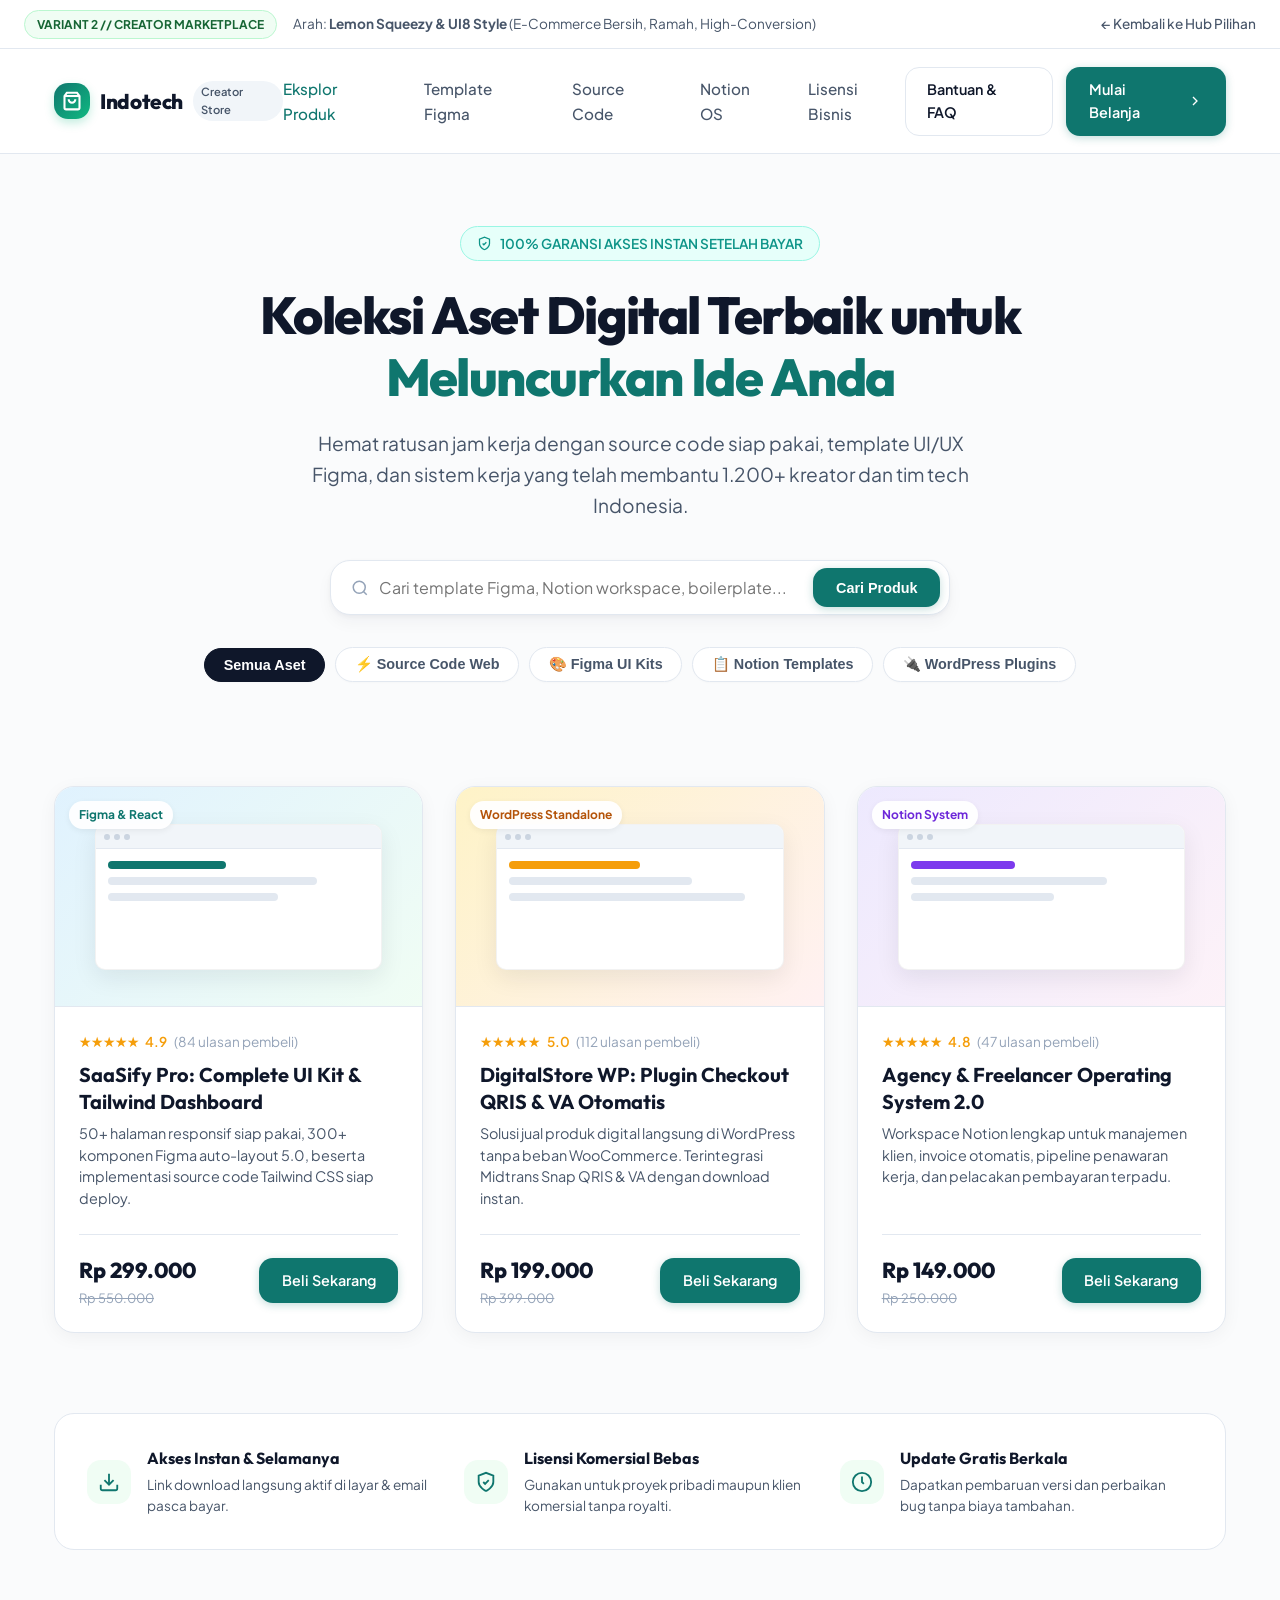
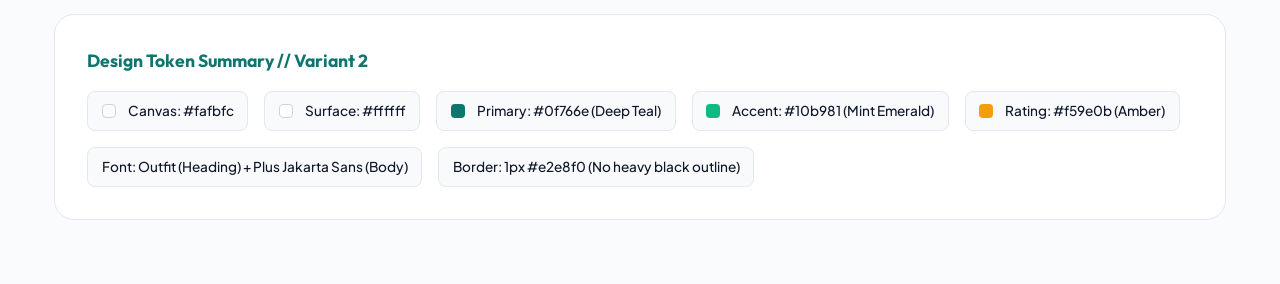
<file: .scratch/variant-2-creator-marketplace.html>
<!DOCTYPE html>
<html lang="id">
<head>
    <meta charset="UTF-8">
    <meta name="viewport" content="width=device-width, initial-scale=1.0">
    <title>Variant 2: Creator Marketplace (Lemon Squeezy & UI8 Style) - Indotech</title>
    <link rel="preconnect" href="https://fonts.googleapis.com">
    <link rel="preconnect" href="https://fonts.gstatic.com" crossorigin>
    <link href="https://fonts.googleapis.com/css2?family=Outfit:wght@500;600;700;800&family=Plus+Jakarta+Sans:wght@400;500;600;700&display=swap" rel="stylesheet">
    <style>
        :root {
            --bg-canvas: #fafbfc;
            --bg-surface: #ffffff;
            --border-color: #e2e8f0;
            --border-hover: #cbd5e1;
            
            --text-main: #0f172a;
            --text-body: #475569;
            --text-muted: #94a3b8;
            
            --brand-primary: #0f766e;
            --brand-primary-hover: #115e59;
            --brand-accent: #10b981;
            --brand-amber: #f59e0b;
            --brand-purple: #7c3aed;
            
            --font-heading: 'Outfit', sans-serif;
            --font-body: 'Plus Jakarta Sans', sans-serif;
            
            --radius-sm: 8px;
            --radius-md: 14px;
            --radius-lg: 20px;
            --radius-full: 9999px;
            
            --shadow-subtle: 0 2px 4px rgba(15, 23, 42, 0.04), 0 8px 16px rgba(15, 23, 42, 0.04);
            --shadow-card: 0 4px 20px -2px rgba(15, 23, 42, 0.06);
            --shadow-hover: 0 16px 32px -4px rgba(15, 23, 42, 0.1);
        }

        * {
            box-sizing: border-box;
            margin: 0;
            padding: 0;
        }

        body {
            background-color: var(--bg-canvas);
            color: var(--text-main);
            font-family: var(--font-body);
            line-height: 1.6;
            -webkit-font-smoothing: antialiased;
            min-height: 100vh;
        }

        .container {
            max-width: 1220px;
            margin: 0 auto;
            padding: 0 1.5rem;
        }

        /* Top Bar */
        .variant-banner {
            background: #ffffff;
            border-bottom: 1px solid var(--border-color);
            padding: 0.6rem 1.5rem;
            display: flex;
            align-items: center;
            justify-content: space-between;
            font-size: 0.85rem;
            position: sticky;
            top: 0;
            z-index: 100;
        }
        .variant-pill {
            display: inline-flex;
            align-items: center;
            gap: 0.5rem;
            padding: 0.25rem 0.75rem;
            border-radius: var(--radius-full);
            background: #f0fdf4;
            color: #166534;
            font-size: 0.75rem;
            font-weight: 700;
            border: 1px solid #bbf7d0;
        }
        .back-nav a {
            color: var(--text-body);
            text-decoration: none;
            font-weight: 500;
        }
        .back-nav a:hover {
            color: var(--brand-primary);
        }

        /* Site Header */
        .site-header {
            background: #ffffff;
            border-bottom: 1px solid var(--border-color);
            padding: 1.1rem 0;
        }
        .header-inner {
            display: flex;
            align-items: center;
            justify-content: space-between;
        }
        .brand {
            display: flex;
            align-items: center;
            gap: 0.65rem;
            text-decoration: none;
            color: var(--text-main);
        }
        .brand-logo-icon {
            width: 36px;
            height: 36px;
            border-radius: var(--radius-md);
            background: linear-gradient(135deg, #0f766e, #10b981);
            color: #ffffff;
            display: flex;
            align-items: center;
            justify-content: center;
            box-shadow: 0 4px 10px rgba(16, 185, 129, 0.25);
        }
        .brand-title {
            font-family: var(--font-heading);
            font-size: 1.3rem;
            font-weight: 800;
            letter-spacing: -0.02em;
        }
        .brand-tag {
            font-size: 0.7rem;
            background: #f1f5f9;
            color: #475569;
            padding: 2px 8px;
            border-radius: var(--radius-full);
            font-weight: 600;
        }

        .nav-menu {
            display: flex;
            align-items: center;
            gap: 2rem;
            list-style: none;
        }
        .nav-menu a {
            text-decoration: none;
            color: var(--text-body);
            font-size: 0.95rem;
            font-weight: 500;
            transition: color 0.15s;
        }
        .nav-menu a:hover, .nav-menu a.active {
            color: var(--brand-primary);
        }

        .header-btns {
            display: flex;
            align-items: center;
            gap: 0.85rem;
        }

        /* Button System */
        .btn {
            display: inline-flex;
            align-items: center;
            justify-content: center;
            gap: 0.5rem;
            padding: 0.65rem 1.35rem;
            border-radius: var(--radius-md);
            font-size: 0.9rem;
            font-weight: 600;
            text-decoration: none;
            cursor: pointer;
            transition: all 0.2s ease;
            border: 1px solid transparent;
        }
        .btn-primary {
            background: var(--brand-primary);
            color: #ffffff;
            box-shadow: 0 2px 8px rgba(15, 118, 110, 0.25);
        }
        .btn-primary:hover {
            background: var(--brand-primary-hover);
            box-shadow: 0 6px 16px rgba(15, 118, 110, 0.35);
            transform: translateY(-1px);
        }
        .btn-outline {
            background: #ffffff;
            color: var(--text-main);
            border-color: var(--border-color);
        }
        .btn-outline:hover {
            border-color: var(--border-hover);
            background: #f8fafc;
        }

        /* Hero Section */
        .hero {
            padding: 4.5rem 0 3rem;
            text-align: center;
        }
        .hero-badge {
            display: inline-flex;
            align-items: center;
            gap: 0.5rem;
            padding: 0.35rem 1rem;
            border-radius: var(--radius-full);
            background: #e6fffa;
            color: #0d9488;
            font-size: 0.85rem;
            font-weight: 600;
            margin-bottom: 1.5rem;
            border: 1px solid #99f6e4;
        }
        .hero-title {
            font-family: var(--font-heading);
            font-size: 3.25rem;
            font-weight: 800;
            line-height: 1.18;
            letter-spacing: -0.03em;
            max-width: 820px;
            margin: 0 auto 1.25rem;
            color: #0f172a;
        }
        .hero-title span {
            color: var(--brand-primary);
        }
        .hero-subtitle {
            color: var(--text-body);
            font-size: 1.2rem;
            max-width: 660px;
            margin: 0 auto 2.5rem;
            line-height: 1.6;
        }

        /* Search input bar */
        .search-box {
            max-width: 620px;
            margin: 0 auto 2rem;
            display: flex;
            align-items: center;
            background: #ffffff;
            border: 1.5px solid var(--border-color);
            border-radius: var(--radius-lg);
            padding: 0.45rem 0.55rem 0.45rem 1.25rem;
            box-shadow: var(--shadow-subtle);
            transition: all 0.2s;
        }
        .search-box:focus-within {
            border-color: var(--brand-primary);
            box-shadow: 0 0 0 3px rgba(15, 118, 110, 0.15);
        }
        .search-input {
            flex: 1;
            border: none;
            outline: none;
            font-size: 1rem;
            color: var(--text-main);
            font-family: var(--font-body);
        }

        /* Filter Categories */
        .filter-row {
            display: flex;
            align-items: center;
            justify-content: center;
            gap: 0.65rem;
            margin-bottom: 3.5rem;
            flex-wrap: wrap;
        }
        .filter-pill {
            background: #ffffff;
            border: 1px solid var(--border-color);
            color: var(--text-body);
            padding: 0.5rem 1.15rem;
            border-radius: var(--radius-full);
            font-size: 0.9rem;
            font-weight: 600;
            cursor: pointer;
            transition: all 0.2s;
            box-shadow: 0 1px 2px rgba(0,0,0,0.02);
        }
        .filter-pill:hover {
            border-color: var(--border-hover);
            color: var(--text-main);
            background: #f8fafc;
        }
        .filter-pill.active {
            background: #0f172a;
            color: #ffffff;
            border-color: #0f172a;
        }

        /* Product Cards */
        .product-grid {
            display: grid;
            grid-template-columns: repeat(auto-fill, minmax(360px, 1fr));
            gap: 2rem;
            margin-bottom: 5rem;
        }
        .product-card {
            background: var(--bg-surface);
            border: 1px solid var(--border-color);
            border-radius: var(--radius-lg);
            overflow: hidden;
            box-shadow: var(--shadow-card);
            transition: all 0.25s ease;
            display: flex;
            flex-direction: column;
        }
        .product-card:hover {
            transform: translateY(-4px);
            box-shadow: var(--shadow-hover);
            border-color: #cbd5e1;
        }
        .card-thumb {
            height: 220px;
            background: linear-gradient(135deg, #e0f2fe 0%, #f0fdf4 100%);
            display: flex;
            align-items: center;
            justify-content: center;
            position: relative;
            padding: 1.5rem;
            border-bottom: 1px solid var(--border-color);
        }
        .card-visual-sample {
            width: 90%;
            height: 85%;
            background: #ffffff;
            border-radius: 10px;
            box-shadow: 0 8px 24px rgba(15, 23, 42, 0.08);
            display: flex;
            flex-direction: column;
            overflow: hidden;
            border: 1px solid rgba(0,0,0,0.05);
        }
        .sample-nav {
            height: 24px;
            background: #f1f5f9;
            border-bottom: 1px solid #e2e8f0;
            display: flex;
            align-items: center;
            padding: 0 8px;
            gap: 4px;
        }
        .sample-dot {
            width: 6px;
            height: 6px;
            border-radius: 50%;
            background: #cbd5e1;
        }
        .sample-content {
            flex: 1;
            padding: 12px;
            display: flex;
            flex-direction: column;
            gap: 8px;
        }
        .sample-bar {
            height: 8px;
            border-radius: 4px;
            background: #e2e8f0;
        }

        .badge-category {
            position: absolute;
            top: 14px;
            left: 14px;
            background: rgba(255, 255, 255, 0.95);
            padding: 4px 10px;
            border-radius: var(--radius-full);
            font-size: 0.75rem;
            font-weight: 700;
            color: #0f766e;
            box-shadow: 0 2px 6px rgba(0,0,0,0.06);
        }

        .card-details {
            padding: 1.5rem;
            display: flex;
            flex-direction: column;
            flex: 1;
        }
        .rating-row {
            display: flex;
            align-items: center;
            gap: 0.4rem;
            font-size: 0.85rem;
            color: var(--brand-amber);
            font-weight: 600;
            margin-bottom: 0.5rem;
        }
        .rating-reviews {
            color: var(--text-muted);
            font-weight: normal;
        }
        .item-title {
            font-family: var(--font-heading);
            font-size: 1.25rem;
            font-weight: 700;
            color: var(--text-main);
            margin-bottom: 0.5rem;
            line-height: 1.35;
        }
        .item-desc {
            color: var(--text-body);
            font-size: 0.9rem;
            line-height: 1.5;
            margin-bottom: 1.5rem;
            flex: 1;
        }
        .card-action-bar {
            display: flex;
            align-items: center;
            justify-content: space-between;
            padding-top: 1.15rem;
            border-top: 1px solid var(--border-color);
        }
        .price-group {
            display: flex;
            flex-direction: column;
        }
        .price-current {
            font-family: var(--font-heading);
            font-size: 1.35rem;
            font-weight: 800;
            color: #0f172a;
        }
        .price-strike {
            font-size: 0.8rem;
            color: var(--text-muted);
            text-decoration: line-through;
        }

        /* Trust Strip */
        .trust-strip {
            background: #ffffff;
            border: 1px solid var(--border-color);
            border-radius: var(--radius-lg);
            padding: 2rem;
            display: grid;
            grid-template-columns: repeat(3, 1fr);
            gap: 1.5rem;
            margin-bottom: 4rem;
        }
        .trust-item {
            display: flex;
            align-items: center;
            gap: 1rem;
        }
        .trust-icon {
            width: 44px;
            height: 44px;
            border-radius: var(--radius-md);
            background: #f0fdf4;
            color: #0f766e;
            display: flex;
            align-items: center;
            justify-content: center;
            flex-shrink: 0;
        }
        .trust-item h4 {
            font-family: var(--font-heading);
            font-size: 1rem;
            font-weight: 700;
            margin-bottom: 2px;
        }
        .trust-item p {
            font-size: 0.85rem;
            color: var(--text-body);
        }

        /* Specs section */
        .specs-section {
            background: #ffffff;
            border: 1px solid var(--border-color);
            border-radius: var(--radius-lg);
            padding: 2rem;
            margin-bottom: 4rem;
        }
        .specs-title {
            font-family: var(--font-heading);
            font-size: 1.1rem;
            font-weight: 700;
            color: var(--brand-primary);
            margin-bottom: 1rem;
        }
        .palette-row {
            display: flex;
            gap: 1rem;
            flex-wrap: wrap;
        }
        .palette-box {
            display: flex;
            align-items: center;
            gap: 0.75rem;
            background: #f8fafc;
            border: 1px solid var(--border-color);
            padding: 0.5rem 0.85rem;
            border-radius: var(--radius-sm);
            font-size: 0.85rem;
            font-weight: 500;
        }
        .color-dot {
            width: 14px;
            height: 14px;
            border-radius: 4px;
        }
    </style>
</head>
<body>

    <!-- Variant Header -->
    <div class="variant-banner">
        <div style="display: flex; align-items: center; gap: 1rem;">
            <span class="variant-pill">VARIANT 2 // CREATOR MARKETPLACE</span>
            <span style="color: #475569;">Arah: <strong>Lemon Squeezy & UI8 Style</strong> (E-Commerce Bersih, Ramah, High-Conversion)</span>
        </div>
        <div class="back-nav">
            <a href="index.html">← Kembali ke Hub Pilihan</a>
        </div>
    </div>

    <!-- Header Navigation -->
    <header class="site-header">
        <div class="container header-inner">
            <a href="#" class="brand">
                <div class="brand-logo-icon">
                    <svg width="20" height="20" viewBox="0 0 24 24" fill="none" stroke="currentColor" stroke-width="2.5"><path d="M6 2 3 6v14a2 2 0 0 0 2 2h14a2 2 0 0 0 2-2V6l-3-4Z"></path><path d="M3 6h18"></path><path d="M16 10a4 4 0 0 1-8 0"></path></svg>
                </div>
                <span class="brand-title">Indotech</span>
                <span class="brand-tag">Creator Store</span>
            </a>

            <ul class="nav-menu">
                <li><a href="#" class="active">Eksplor Produk</a></li>
                <li><a href="#">Template Figma</a></li>
                <li><a href="#">Source Code</a></li>
                <li><a href="#">Notion OS</a></li>
                <li><a href="#">Lisensi Bisnis</a></li>
            </ul>

            <div class="header-btns">
                <a href="#" class="btn btn-outline">Bantuan & FAQ</a>
                <a href="#" class="btn btn-primary">
                    <span>Mulai Belanja</span>
                    <svg width="16" height="16" viewBox="0 0 24 24" fill="none" stroke="currentColor" stroke-width="2"><path d="m9 18 6-6-6-6"></path></svg>
                </a>
            </div>
        </div>
    </header>

    <main class="container">
        <!-- Hero Section -->
        <section class="hero">
            <div class="hero-badge">
                <svg width="15" height="15" viewBox="0 0 24 24" fill="none" stroke="currentColor" stroke-width="2"><path d="M12 22s8-4 8-10V5l-8-3-8 3v7c0 6 8 10 8 10"></path><path d="m9 12 2 2 4-4"></path></svg>
                <span>100% GARANSI AKSES INSTAN SETELAH BAYAR</span>
            </div>
            <h1 class="hero-title">
                Koleksi Aset Digital Terbaik untuk <span>Meluncurkan Ide Anda</span>
            </h1>
            <p class="hero-subtitle">
                Hemat ratusan jam kerja dengan source code siap pakai, template UI/UX Figma, dan sistem kerja yang telah membantu 1.200+ kreator dan tim tech Indonesia.
            </p>

            <div class="search-box">
                <svg width="18" height="18" viewBox="0 0 24 24" fill="none" stroke="#94a3b8" stroke-width="2" style="margin-right: 0.65rem;"><circle cx="11" cy="11" r="8"></circle><line x1="21" y1="21" x2="16.65" y2="16.65"></line></svg>
                <input type="text" class="search-input" placeholder="Cari template Figma, Notion workspace, boilerplate...">
                <button class="btn btn-primary">Cari Produk</button>
            </div>

            <div class="filter-row">
                <button class="filter-pill active">Semua Aset</button>
                <button class="filter-pill">⚡ Source Code Web</button>
                <button class="filter-pill">🎨 Figma UI Kits</button>
                <button class="filter-pill">📋 Notion Templates</button>
                <button class="filter-pill">🔌 WordPress Plugins</button>
            </div>
        </section>

        <!-- Product Grid -->
        <section class="product-grid">
            <!-- Product 1 -->
            <div class="product-card">
                <div class="card-thumb">
                    <span class="badge-category">Figma &amp; React</span>
                    <div class="card-visual-sample">
                        <div class="sample-nav">
                            <span class="sample-dot"></span>
                            <span class="sample-dot"></span>
                            <span class="sample-dot"></span>
                        </div>
                        <div class="sample-content">
                            <div class="sample-bar" style="width: 45%; background: #0f766e;"></div>
                            <div class="sample-bar" style="width: 80%;"></div>
                            <div class="sample-bar" style="width: 65%;"></div>
                        </div>
                    </div>
                </div>
                <div class="card-details">
                    <div class="rating-row">
                        <span>★★★★★</span>
                        <span>4.9</span>
                        <span class="rating-reviews">(84 ulasan pembeli)</span>
                    </div>
                    <h3 class="item-title">SaaSify Pro: Complete UI Kit &amp; Tailwind Dashboard</h3>
                    <p class="item-desc">50+ halaman responsif siap pakai, 300+ komponen Figma auto-layout 5.0, beserta implementasi source code Tailwind CSS siap deploy.</p>
                    <div class="card-action-bar">
                        <div class="price-group">
                            <span class="price-current">Rp 299.000</span>
                            <span class="price-strike">Rp 550.000</span>
                        </div>
                        <a href="#" class="btn btn-primary">Beli Sekarang</a>
                    </div>
                </div>
            </div>

            <!-- Product 2 -->
            <div class="product-card">
                <div class="card-thumb" style="background: linear-gradient(135deg, #fef3c7 0%, #fff1f2 100%);">
                    <span class="badge-category" style="color: #b45309;">WordPress Standalone</span>
                    <div class="card-visual-sample">
                        <div class="sample-nav">
                            <span class="sample-dot"></span>
                            <span class="sample-dot"></span>
                            <span class="sample-dot"></span>
                        </div>
                        <div class="sample-content">
                            <div class="sample-bar" style="width: 50%; background: #f59e0b;"></div>
                            <div class="sample-bar" style="width: 70%;"></div>
                            <div class="sample-bar" style="width: 90%;"></div>
                        </div>
                    </div>
                </div>
                <div class="card-details">
                    <div class="rating-row">
                        <span>★★★★★</span>
                        <span>5.0</span>
                        <span class="rating-reviews">(112 ulasan pembeli)</span>
                    </div>
                    <h3 class="item-title">DigitalStore WP: Plugin Checkout QRIS &amp; VA Otomatis</h3>
                    <p class="item-desc">Solusi jual produk digital langsung di WordPress tanpa beban WooCommerce. Terintegrasi Midtrans Snap QRIS & VA dengan download instan.</p>
                    <div class="card-action-bar">
                        <div class="price-group">
                            <span class="price-current">Rp 199.000</span>
                            <span class="price-strike">Rp 399.000</span>
                        </div>
                        <a href="#" class="btn btn-primary">Beli Sekarang</a>
                    </div>
                </div>
            </div>

            <!-- Product 3 -->
            <div class="product-card">
                <div class="card-thumb" style="background: linear-gradient(135deg, #ede9fe 0%, #fdf2f8 100%);">
                    <span class="badge-category" style="color: #6d28d9;">Notion System</span>
                    <div class="card-visual-sample">
                        <div class="sample-nav">
                            <span class="sample-dot"></span>
                            <span class="sample-dot"></span>
                            <span class="sample-dot"></span>
                        </div>
                        <div class="sample-content">
                            <div class="sample-bar" style="width: 40%; background: #7c3aed;"></div>
                            <div class="sample-bar" style="width: 75%;"></div>
                            <div class="sample-bar" style="width: 55%;"></div>
                        </div>
                    </div>
                </div>
                <div class="card-details">
                    <div class="rating-row">
                        <span>★★★★★</span>
                        <span>4.8</span>
                        <span class="rating-reviews">(47 ulasan pembeli)</span>
                    </div>
                    <h3 class="item-title">Agency &amp; Freelancer Operating System 2.0</h3>
                    <p class="item-desc">Workspace Notion lengkap untuk manajemen klien, invoice otomatis, pipeline penawaran kerja, dan pelacakan pembayaran terpadu.</p>
                    <div class="card-action-bar">
                        <div class="price-group">
                            <span class="price-current">Rp 149.000</span>
                            <span class="price-strike">Rp 250.000</span>
                        </div>
                        <a href="#" class="btn btn-primary">Beli Sekarang</a>
                    </div>
                </div>
            </div>
        </section>

        <!-- Trust Badges Strip -->
        <section class="trust-strip">
            <div class="trust-item">
                <div class="trust-icon">
                    <svg width="22" height="22" viewBox="0 0 24 24" fill="none" stroke="currentColor" stroke-width="2"><path d="M21 15v4a2 2 0 0 1-2 2H5a2 2 0 0 1-2-2v-4"></path><polyline points="7 10 12 15 17 10"></polyline><line x1="12" y1="15" x2="12" y2="3"></line></svg>
                </div>
                <div>
                    <h4>Akses Instan &amp; Selamanya</h4>
                    <p>Link download langsung aktif di layar & email pasca bayar.</p>
                </div>
            </div>
            <div class="trust-item">
                <div class="trust-icon">
                    <svg width="22" height="22" viewBox="0 0 24 24" fill="none" stroke="currentColor" stroke-width="2"><path d="M12 22s8-4 8-10V5l-8-3-8 3v7c0 6 8 10 8 10"></path><path d="m9 12 2 2 4-4"></path></svg>
                </div>
                <div>
                    <h4>Lisensi Komersial Bebas</h4>
                    <p>Gunakan untuk proyek pribadi maupun klien komersial tanpa royalti.</p>
                </div>
            </div>
            <div class="trust-item">
                <div class="trust-icon">
                    <svg width="22" height="22" viewBox="0 0 24 24" fill="none" stroke="currentColor" stroke-width="2"><circle cx="12" cy="12" r="10"></circle><polyline points="12 6 12 12 14 14"></polyline></svg>
                </div>
                <div>
                    <h4>Update Gratis Berkala</h4>
                    <p>Dapatkan pembaruan versi dan perbaikan bug tanpa biaya tambahan.</p>
                </div>
            </div>
        </section>

        <!-- Design Specs -->
        <section class="specs-section">
            <h4 class="specs-title">Design Token Summary // Variant 2</h4>
            <div class="palette-row">
                <div class="palette-box"><span class="color-dot" style="background: #fafbfc; border: 1px solid #cbd5e1;"></span> Canvas: #fafbfc</div>
                <div class="palette-box"><span class="color-dot" style="background: #ffffff; border: 1px solid #cbd5e1;"></span> Surface: #ffffff</div>
                <div class="palette-box"><span class="color-dot" style="background: #0f766e;"></span> Primary: #0f766e (Deep Teal)</div>
                <div class="palette-box"><span class="color-dot" style="background: #10b981;"></span> Accent: #10b981 (Mint Emerald)</div>
                <div class="palette-box"><span class="color-dot" style="background: #f59e0b;"></span> Rating: #f59e0b (Amber)</div>
                <div class="palette-box">Font: Outfit (Heading) + Plus Jakarta Sans (Body)</div>
                <div class="palette-box">Border: 1px #e2e8f0 (No heavy black outline)</div>
            </div>
        </section>
    </main>

</body>
</html>
</file>
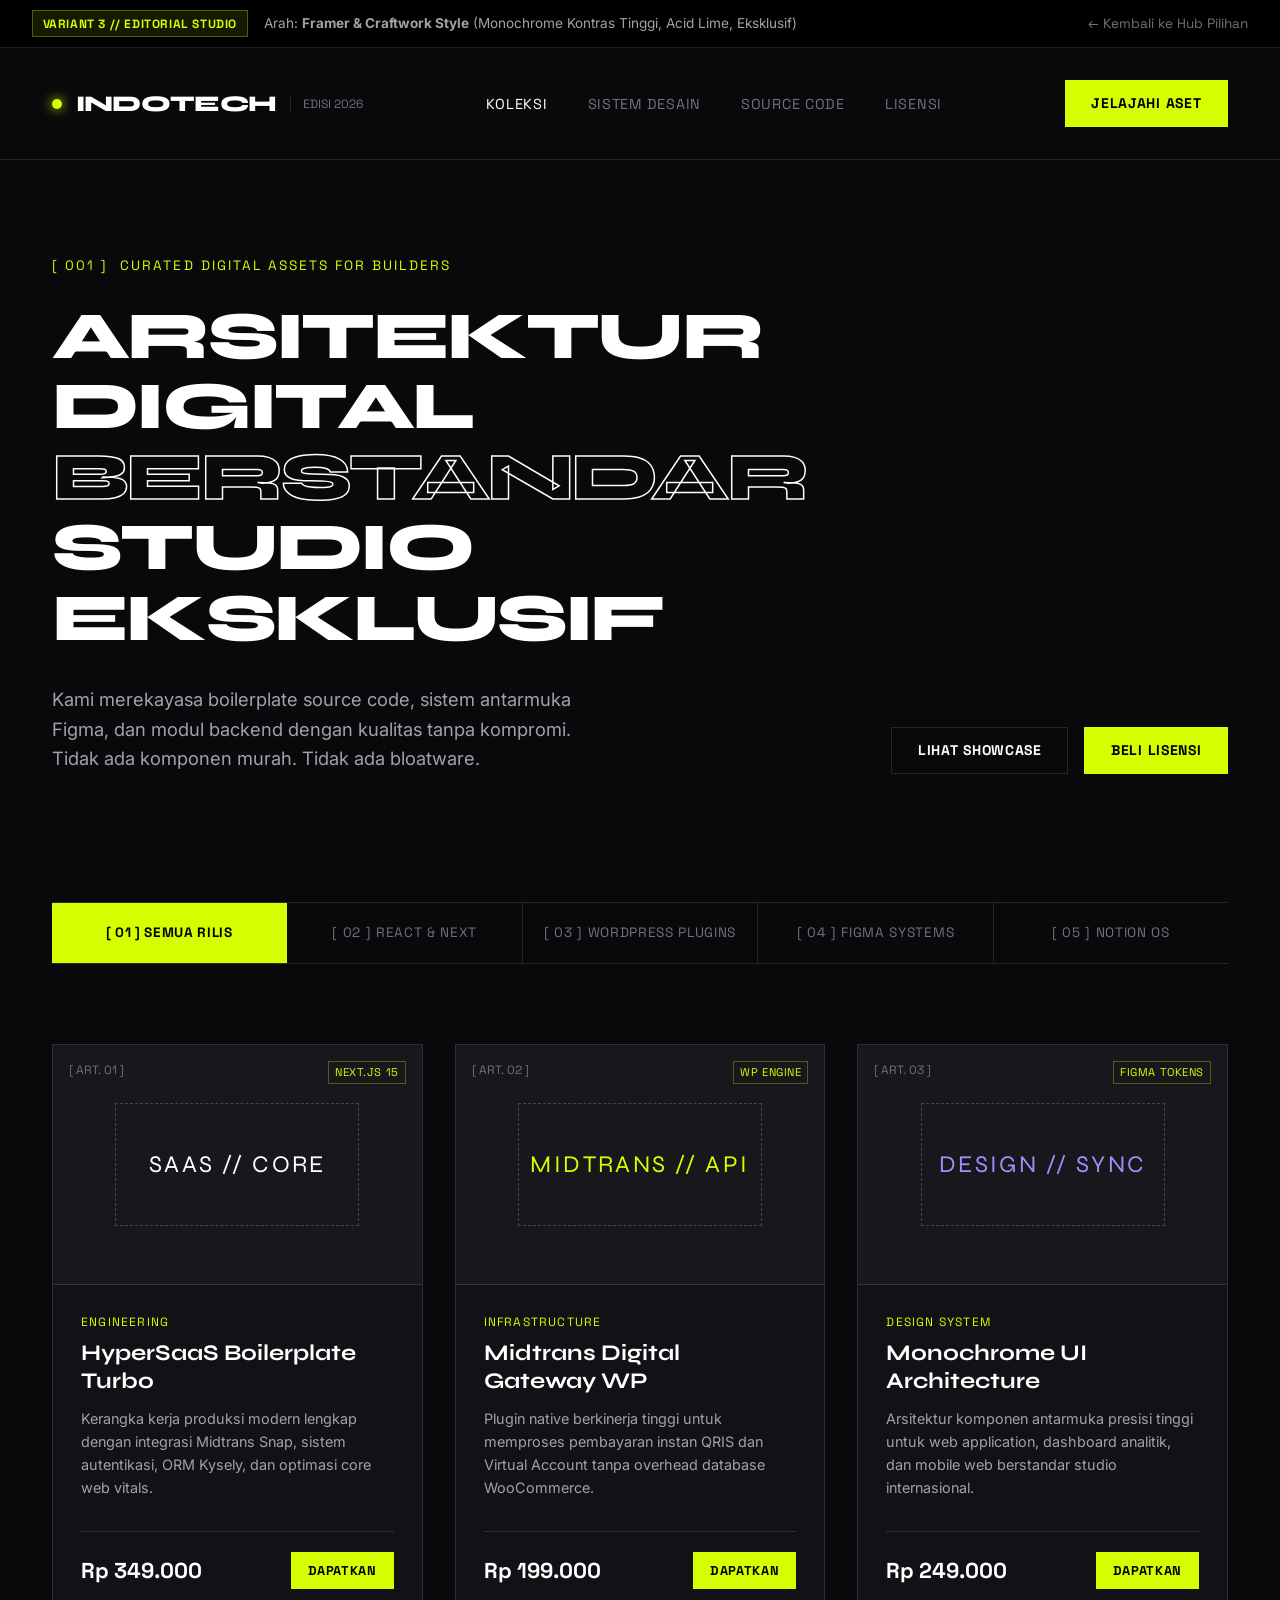
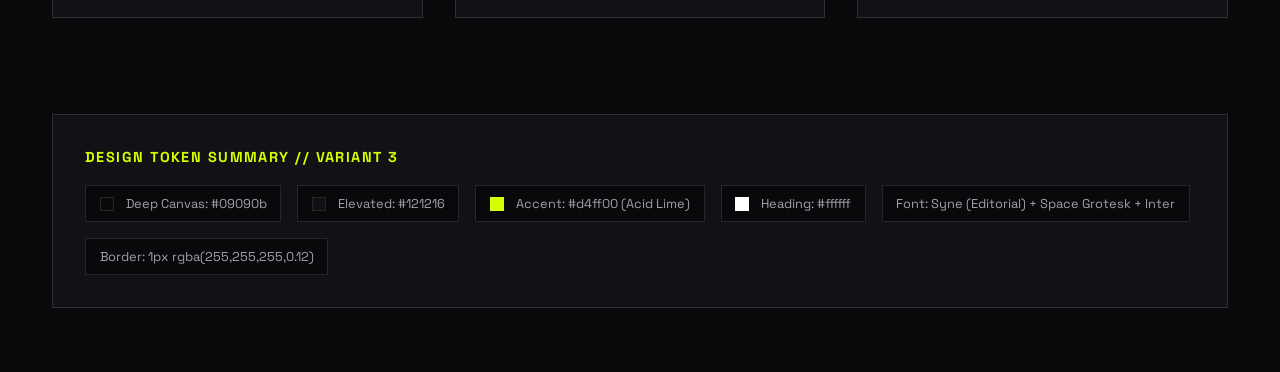
<file: .scratch/variant-3-minimalist-studio.html>
<!DOCTYPE html>
<html lang="id">
<head>
    <meta charset="UTF-8">
    <meta name="viewport" content="width=device-width, initial-scale=1.0">
    <title>Variant 3: Minimalist Studio (Framer & Craftwork Style) - Indotech</title>
    <link rel="preconnect" href="https://fonts.googleapis.com">
    <link rel="preconnect" href="https://fonts.gstatic.com" crossorigin>
    <link href="https://fonts.googleapis.com/css2?family=Space+Grotesk:wght@400;500;600;700&family=Syne:wght@600;700;800&family=Inter:wght@300;400;500;600&display=swap" rel="stylesheet">
    <style>
        :root {
            --bg-deep: #09090b;
            --bg-elevated: #121216;
            --border-hairline: rgba(255, 255, 255, 0.12);
            --border-highlight: #d4ff00;
            
            --text-heading: #ffffff;
            --text-body: #a1a1aa;
            --text-dim: #71717a;
            
            --accent-lime: #d4ff00;
            --accent-lime-hover: #b8e000;
            --accent-violet: #8b5cf6;
            
            --font-display: 'Syne', sans-serif;
            --font-grotesk: 'Space Grotesk', sans-serif;
            --font-sans: 'Inter', sans-serif;
            
            --radius-none: 0px;
            --radius-sm: 4px;
            --radius-md: 8px;
            --radius-full: 9999px;
        }

        * {
            box-sizing: border-box;
            margin: 0;
            padding: 0;
        }

        body {
            background-color: var(--bg-deep);
            color: var(--text-body);
            font-family: var(--font-sans);
            line-height: 1.5;
            -webkit-font-smoothing: antialiased;
            min-height: 100vh;
        }

        .container {
            max-width: 1240px;
            margin: 0 auto;
            padding: 0 2rem;
        }

        /* Banner */
        .variant-banner {
            background: #000000;
            border-bottom: 1px solid var(--border-hairline);
            padding: 0.65rem 2rem;
            display: flex;
            align-items: center;
            justify-content: space-between;
            font-size: 0.85rem;
            position: sticky;
            top: 0;
            z-index: 100;
        }
        .variant-tag {
            display: inline-flex;
            align-items: center;
            gap: 0.5rem;
            padding: 0.2rem 0.6rem;
            background: rgba(212, 255, 0, 0.1);
            color: var(--accent-lime);
            font-family: var(--font-grotesk);
            font-size: 0.75rem;
            font-weight: 700;
            border: 1px solid rgba(212, 255, 0, 0.3);
            text-transform: uppercase;
            letter-spacing: 0.05em;
        }
        .back-nav a {
            color: var(--text-dim);
            text-decoration: none;
            font-family: var(--font-grotesk);
            font-size: 0.85rem;
            transition: color 0.2s;
        }
        .back-nav a:hover {
            color: var(--accent-lime);
        }

        /* Header */
        .site-header {
            padding: 2rem 0;
            border-bottom: 1px solid var(--border-hairline);
        }
        .header-inner {
            display: flex;
            align-items: center;
            justify-content: space-between;
        }
        .brand {
            display: flex;
            align-items: center;
            gap: 0.85rem;
            text-decoration: none;
            color: #ffffff;
        }
        .brand-dot {
            width: 10px;
            height: 10px;
            background: var(--accent-lime);
            border-radius: 50%;
            box-shadow: 0 0 12px var(--accent-lime);
        }
        .brand-title {
            font-family: var(--font-display);
            font-size: 1.4rem;
            font-weight: 800;
            letter-spacing: -0.03em;
            text-transform: uppercase;
        }
        .brand-edition {
            font-family: var(--font-grotesk);
            font-size: 0.75rem;
            color: var(--text-dim);
            border-left: 1px solid var(--border-hairline);
            padding-left: 0.75rem;
        }

        .nav-list {
            display: flex;
            align-items: center;
            gap: 2.5rem;
            list-style: none;
        }
        .nav-list a {
            font-family: var(--font-grotesk);
            color: var(--text-dim);
            text-decoration: none;
            font-size: 0.9rem;
            text-transform: uppercase;
            letter-spacing: 0.05em;
            transition: color 0.2s;
        }
        .nav-list a:hover, .nav-list a.active {
            color: #ffffff;
        }

        /* Buttons */
        .btn {
            display: inline-flex;
            align-items: center;
            justify-content: center;
            gap: 0.6rem;
            padding: 0.75rem 1.6rem;
            font-family: var(--font-grotesk);
            font-size: 0.875rem;
            font-weight: 700;
            text-transform: uppercase;
            letter-spacing: 0.05em;
            text-decoration: none;
            cursor: pointer;
            transition: all 0.2s ease;
            border: 1px solid transparent;
        }
        .btn-lime {
            background: var(--accent-lime);
            color: #000000;
        }
        .btn-lime:hover {
            background: var(--accent-lime-hover);
            transform: scale(1.02);
            box-shadow: 0 0 20px rgba(212, 255, 0, 0.4);
        }
        .btn-minimal {
            background: transparent;
            color: #ffffff;
            border-color: var(--border-hairline);
        }
        .btn-minimal:hover {
            border-color: #ffffff;
            background: rgba(255, 255, 255, 0.04);
        }

        /* Hero */
        .hero {
            padding: 6rem 0 4rem;
        }
        .hero-meta {
            font-family: var(--font-grotesk);
            color: var(--accent-lime);
            font-size: 0.85rem;
            letter-spacing: 0.15em;
            text-transform: uppercase;
            margin-bottom: 1.5rem;
            display: flex;
            align-items: center;
            gap: 0.75rem;
        }
        .hero-title {
            font-family: var(--font-display);
            font-size: 4.2rem;
            font-weight: 800;
            line-height: 1.05;
            letter-spacing: -0.04em;
            color: var(--text-heading);
            margin-bottom: 2rem;
            max-width: 980px;
        }
        .hero-title .highlight {
            color: transparent;
            -webkit-text-stroke: 1.5px #ffffff;
        }
        .hero-grid {
            display: grid;
            grid-template-columns: 1fr 1fr;
            gap: 3rem;
            align-items: end;
            margin-bottom: 4rem;
        }
        .hero-desc {
            font-size: 1.15rem;
            color: var(--text-body);
            line-height: 1.6;
            max-width: 520px;
        }
        .hero-actions {
            display: flex;
            gap: 1rem;
            justify-content: flex-end;
        }

        /* Category Ticker */
        .category-row {
            display: flex;
            border-top: 1px solid var(--border-hairline);
            border-bottom: 1px solid var(--border-hairline);
            margin-bottom: 5rem;
        }
        .cat-cell {
            flex: 1;
            padding: 1.25rem 1rem;
            text-align: center;
            font-family: var(--font-grotesk);
            font-size: 0.85rem;
            text-transform: uppercase;
            letter-spacing: 0.05em;
            color: var(--text-dim);
            border-right: 1px solid var(--border-hairline);
            transition: all 0.2s;
            cursor: pointer;
        }
        .cat-cell:last-child {
            border-right: none;
        }
        .cat-cell:hover, .cat-cell.active {
            color: #000000;
            background: var(--accent-lime);
            font-weight: 700;
        }

        /* Grid */
        .product-grid {
            display: grid;
            grid-template-columns: repeat(3, 1fr);
            gap: 2rem;
            margin-bottom: 6rem;
        }
        .product-item {
            background: var(--bg-elevated);
            border: 1px solid var(--border-hairline);
            display: flex;
            flex-direction: column;
            transition: all 0.25s ease;
        }
        .product-item:hover {
            border-color: var(--accent-lime);
        }
        .item-cover {
            height: 240px;
            background: #17171c;
            border-bottom: 1px solid var(--border-hairline);
            position: relative;
            padding: 2rem;
            display: flex;
            align-items: center;
            justify-content: center;
        }
        .item-index {
            position: absolute;
            top: 1rem;
            left: 1rem;
            font-family: var(--font-grotesk);
            font-size: 0.75rem;
            color: var(--text-dim);
        }
        .item-badge-top {
            position: absolute;
            top: 1rem;
            right: 1rem;
            font-family: var(--font-grotesk);
            font-size: 0.7rem;
            color: var(--accent-lime);
            letter-spacing: 0.05em;
            border: 1px solid rgba(212, 255, 0, 0.3);
            padding: 2px 6px;
        }
        .cover-art {
            width: 80%;
            height: 70%;
            border: 1px dashed rgba(255, 255, 255, 0.2);
            display: flex;
            align-items: center;
            justify-content: center;
            font-family: var(--font-display);
            font-size: 1.5rem;
            letter-spacing: 0.1em;
            color: #ffffff;
        }

        .item-info {
            padding: 1.75rem;
            flex: 1;
            display: flex;
            flex-direction: column;
        }
        .item-category {
            font-family: var(--font-grotesk);
            font-size: 0.75rem;
            text-transform: uppercase;
            letter-spacing: 0.1em;
            color: var(--accent-lime);
            margin-bottom: 0.5rem;
        }
        .item-name {
            font-family: var(--font-display);
            font-size: 1.4rem;
            font-weight: 700;
            color: #ffffff;
            margin-bottom: 0.75rem;
            line-height: 1.25;
        }
        .item-summary {
            font-size: 0.9rem;
            color: var(--text-body);
            line-height: 1.6;
            margin-bottom: 2rem;
            flex: 1;
        }
        .item-bar {
            display: flex;
            align-items: center;
            justify-content: space-between;
            padding-top: 1.25rem;
            border-top: 1px solid var(--border-hairline);
        }
        .item-price {
            font-family: var(--font-grotesk);
            font-size: 1.35rem;
            font-weight: 700;
            color: #ffffff;
        }

        /* Specs section */
        .specs-section {
            background: #121216;
            border: 1px solid var(--border-hairline);
            padding: 2rem;
            margin-bottom: 4rem;
        }
        .specs-title {
            font-family: var(--font-grotesk);
            font-size: 0.9rem;
            text-transform: uppercase;
            letter-spacing: 0.1em;
            color: var(--accent-lime);
            margin-bottom: 1rem;
        }
        .palette-row {
            display: flex;
            gap: 1rem;
            flex-wrap: wrap;
        }
        .palette-box {
            display: flex;
            align-items: center;
            gap: 0.75rem;
            background: #09090b;
            border: 1px solid var(--border-hairline);
            padding: 0.5rem 0.85rem;
            font-family: var(--font-grotesk);
            font-size: 0.8rem;
        }
        .color-dot {
            width: 14px;
            height: 14px;
        }
    </style>
</head>
<body>

    <!-- Variant Header -->
    <div class="variant-banner">
        <div style="display: flex; align-items: center; gap: 1rem;">
            <span class="variant-tag">VARIANT 3 // EDITORIAL STUDIO</span>
            <span style="color: #a1a1aa;">Arah: <strong>Framer & Craftwork Style</strong> (Monochrome Kontras Tinggi, Acid Lime, Eksklusif)</span>
        </div>
        <div class="back-nav">
            <a href="index.html">← Kembali ke Hub Pilihan</a>
        </div>
    </div>

    <!-- Header -->
    <header class="site-header">
        <div class="container header-inner">
            <a href="#" class="brand">
                <span class="brand-dot"></span>
                <span class="brand-title">INDOTECH</span>
                <span class="brand-edition">EDISI 2026</span>
            </a>

            <ul class="nav-list">
                <li><a href="#" class="active">Koleksi</a></li>
                <li><a href="#">Sistem Desain</a></li>
                <li><a href="#">Source Code</a></li>
                <li><a href="#">Lisensi</a></li>
            </ul>

            <div>
                <a href="#" class="btn btn-lime">Jelajahi Aset</a>
            </div>
        </div>
    </header>

    <main class="container">
        <!-- Hero Section -->
        <section class="hero">
            <div class="hero-meta">
                <span>[ 001 ]</span>
                <span>CURATED DIGITAL ASSETS FOR BUILDERS</span>
            </div>
            <h1 class="hero-title">
                ARSITEKTUR DIGITAL <span class="highlight">BERSTANDAR</span> STUDIO EKSKLUSIF
            </h1>
            <div class="hero-grid">
                <p class="hero-desc">
                    Kami merekayasa boilerplate source code, sistem antarmuka Figma, dan modul backend dengan kualitas tanpa kompromi. Tidak ada komponen murah. Tidak ada bloatware.
                </p>
                <div class="hero-actions">
                    <a href="#" class="btn btn-minimal">Lihat Showcase</a>
                    <a href="#" class="btn btn-lime">Beli Lisensi</a>
                </div>
            </div>
        </section>

        <!-- Category Row -->
        <div class="category-row">
            <div class="cat-cell active">[ 01 ] SEMUA RILIS</div>
            <div class="cat-cell">[ 02 ] REACT &amp; NEXT</div>
            <div class="cat-cell">[ 03 ] WORDPRESS PLUGINS</div>
            <div class="cat-cell">[ 04 ] FIGMA SYSTEMS</div>
            <div class="cat-cell">[ 05 ] NOTION OS</div>
        </div>

        <!-- Product Grid -->
        <section class="product-grid">
            <!-- Product 1 -->
            <div class="product-item">
                <div class="item-cover">
                    <span class="item-index">[ ART. 01 ]</span>
                    <span class="item-badge-top">NEXT.JS 15</span>
                    <div class="cover-art">SAAS // CORE</div>
                </div>
                <div class="item-info">
                    <div class="item-category">ENGINEERING</div>
                    <h3 class="item-name">HyperSaaS Boilerplate Turbo</h3>
                    <p class="item-summary">Kerangka kerja produksi modern lengkap dengan integrasi Midtrans Snap, sistem autentikasi, ORM Kysely, dan optimasi core web vitals.</p>
                    <div class="item-bar">
                        <span class="item-price">Rp 349.000</span>
                        <a href="#" class="btn btn-lime" style="padding: 0.5rem 1rem; font-size: 0.8rem;">Dapatkan</a>
                    </div>
                </div>
            </div>

            <!-- Product 2 -->
            <div class="product-item">
                <div class="item-cover">
                    <span class="item-index">[ ART. 02 ]</span>
                    <span class="item-badge-top">WP ENGINE</span>
                    <div class="cover-art" style="color: var(--accent-lime);">MIDTRANS // API</div>
                </div>
                <div class="item-info">
                    <div class="item-category">INFRASTRUCTURE</div>
                    <h3 class="item-name">Midtrans Digital Gateway WP</h3>
                    <p class="item-summary">Plugin native berkinerja tinggi untuk memproses pembayaran instan QRIS dan Virtual Account tanpa overhead database WooCommerce.</p>
                    <div class="item-bar">
                        <span class="item-price">Rp 199.000</span>
                        <a href="#" class="btn btn-lime" style="padding: 0.5rem 1rem; font-size: 0.8rem;">Dapatkan</a>
                    </div>
                </div>
            </div>

            <!-- Product 3 -->
            <div class="product-item">
                <div class="item-cover">
                    <span class="item-index">[ ART. 03 ]</span>
                    <span class="item-badge-top">FIGMA TOKENS</span>
                    <div class="cover-art" style="color: #a78bfa;">DESIGN // SYNC</div>
                </div>
                <div class="item-info">
                    <div class="item-category">DESIGN SYSTEM</div>
                    <h3 class="item-name">Monochrome UI Architecture</h3>
                    <p class="item-summary">Arsitektur komponen antarmuka presisi tinggi untuk web application, dashboard analitik, dan mobile web berstandar studio internasional.</p>
                    <div class="item-bar">
                        <span class="item-price">Rp 249.000</span>
                        <a href="#" class="btn btn-lime" style="padding: 0.5rem 1rem; font-size: 0.8rem;">Dapatkan</a>
                    </div>
                </div>
            </div>
        </section>

        <!-- Design Specs -->
        <section class="specs-section">
            <h4 class="specs-title">Design Token Summary // Variant 3</h4>
            <div class="palette-row">
                <div class="palette-box"><span class="color-dot" style="background: #09090b; border: 1px solid #27272a;"></span> Deep Canvas: #09090b</div>
                <div class="palette-box"><span class="color-dot" style="background: #121216; border: 1px solid #27272a;"></span> Elevated: #121216</div>
                <div class="palette-box"><span class="color-dot" style="background: #d4ff00;"></span> Accent: #d4ff00 (Acid Lime)</div>
                <div class="palette-box"><span class="color-dot" style="background: #ffffff;"></span> Heading: #ffffff</div>
                <div class="palette-box">Font: Syne (Editorial) + Space Grotesk + Inter</div>
                <div class="palette-box">Border: 1px rgba(255,255,255,0.12)</div>
            </div>
        </section>
    </main>

</body>
</html>
</file>
<file: wp-admin/css/install.css>
html {
	background: #f0f0f1;
	margin: 0 20px;
}

body {
	background: #fff;
	border: 1px solid #c3c4c7;
	color: #3c434a;
	font-family: -apple-system, BlinkMacSystemFont, "Segoe UI", Roboto, Oxygen-Sans, Ubuntu, Cantarell, "Helvetica Neue", sans-serif;
	margin: 140px auto 25px;
	padding: 20px 20px 10px;
	max-width: 700px;
	-webkit-font-smoothing: subpixel-antialiased;
	box-shadow: 0 1px 1px rgba(0, 0, 0, 0.04);
}

a {
	color: var(--wp-admin-theme-color);
}

a:hover,
a:active {
	color: var(--wp-admin-theme-color-darker-20);
}

a:focus {
	color: var(--wp-admin-theme-color-darker-20);
	border-radius: 2px;
	box-shadow: 0 0 0 var(--wp-admin-border-width-focus, 1.5px) var(--wp-admin-theme-color, #3858e9);
	/* Only visible in Windows High Contrast mode */
	outline: 2px solid transparent;
}

h1, h2 {
	border-bottom: 1px solid #dcdcde;
	clear: both;
	color: #646970;
	font-size: 24px;
	padding: 0 0 7px;
	font-weight: 400;
}

h3 {
	font-size: 16px;
}

p, li, dd, dt {
	padding-bottom: 2px;
	font-size: 14px;
	line-height: 1.5;
}

code, .code {
	font-family: Consolas, Monaco, monospace;
}

ul, ol, dl {
	padding: 5px 5px 5px 22px;
}

a img {
	border: 0
}
abbr {
	border: 0;
	font-variant: normal;
}

fieldset {
	border: 0;
	padding: 0;
	margin: 0;
}

#logo {
	margin: -130px auto 25px;
	padding: 0 0 25px;
	width: 84px;
	height: 84px;
	overflow: hidden;
	background-image: url(../images/w-logo-gray.png?ver=20260303);
	background-image: none, url(../images/wordpress-logo-gray.svg?ver=20260303);
	background-size: 84px;
	background-position: center top;
	background-repeat: no-repeat;
	color: #3c434a; /* same as login.css */
	font-size: 20px;
	font-weight: 400;
	line-height: 1.3em;
	text-decoration: none;
	text-align: center;
	text-indent: -9999px;
	outline: none;
}

.step {
	margin: 20px 0 15px;
}
.step, th {
	text-align: left;
	padding: 0;
}
.language-chooser.wp-core-ui .step .button.button-large {
	font-size: 14px;
}
textarea {
	border: 1px solid #dcdcde;
	font-family: -apple-system, BlinkMacSystemFont, "Segoe UI", Roboto, Oxygen-Sans, Ubuntu, Cantarell, "Helvetica Neue", sans-serif;
	width: 100%;
	box-sizing: border-box;
}

.form-table {
	border-collapse: collapse;
	margin-top: 1em;
	width: 100%;
}

.form-table td {
	margin-bottom: 9px;
	padding: 10px 20px 10px 0;
	font-size: 14px;
	vertical-align: top
}

.form-table th {
	font-size: 14px;
	text-align: left;
	padding: 10px 20px 10px 0;
	width: 115px;
	vertical-align: top;
}

.form-table code {
	line-height: 1.28571428;
	font-size: 14px;
}

.form-table p {
	margin: 4px 0 0;
	font-size: 11px;
}

.form-table .setup-description {
	margin: 4px 0 0;
	line-height: 1.6;
}

.form-table input {
	line-height: 1.33333333;
	font-size: 15px;
	padding: 3px 5px;
}

.wp-pwd {
	margin-top: 0;
}

.form-table .wp-pwd {
	display: flex;
	column-gap: 4px;
}

.form-table .password-input-wrapper {
	width: 100%;
}

input,
submit {
	font-family: -apple-system, BlinkMacSystemFont, "Segoe UI", Roboto, Oxygen-Sans, Ubuntu, Cantarell, "Helvetica Neue", sans-serif;
}

.form-table input[type=text],
.form-table input[type=email],
.form-table input[type=url],
.form-table input[type=password],
#pass-strength-result {
	width: 100%;
}

.form-table th p {
	font-weight: 400;
}

.form-table.install-success th,
.form-table.install-success td {
	vertical-align: middle;
	padding: 16px 20px 16px 0;
}

.form-table.install-success td p {
	margin: 0;
	font-size: 14px;
}

.form-table.install-success td code {
	margin: 0;
	font-size: 18px;
}

#error-page {
	margin-top: 50px;
}

#error-page p {
	font-size: 14px;
	line-height: 1.28571428;
	margin: 25px 0 20px;
}

#error-page code, .code {
	font-family: Consolas, Monaco, monospace;
}

.message {
	border-left: 4px solid #d63638;
	padding: .7em .6em;
	background-color: #fcf0f1;
}

/* rtl:ignore */
#dbname,
#uname,
#pwd,
#dbhost,
#prefix,
#user_login,
#admin_email,
#pass1,
#pass2 {
	direction: ltr;
}


/* localization */
body.rtl,
.rtl textarea,
.rtl input,
.rtl submit {
	font-family: Tahoma, sans-serif;
}

:lang(he-il) body.rtl,
:lang(he-il) .rtl textarea,
:lang(he-il) .rtl input,
:lang(he-il) .rtl submit {
	font-family: Arial, sans-serif;
}

@media only screen and (max-width: 799px) {
	body {
		margin-top: 115px;
	}
	#logo a {
		margin: -125px auto 30px;
	}
}

@media screen and (max-width: 782px) {

	.form-table {
		margin-top: 0;
	}

	.form-table th,
	.form-table td {
		display: block;
		width: auto;
		vertical-align: middle;
	}

	.form-table th {
		padding: 20px 0 0;
	}

	.form-table td {
		padding: 5px 0;
		border: 0;
		margin: 0;
	}

	textarea,
	input {
		font-size: 16px;
	}

	.form-table td input[type="text"],
	.form-table td input[type="email"],
	.form-table td input[type="url"],
	.form-table td input[type="password"],
	.form-table td select,
	.form-table td textarea,
	.form-table span.description {
		width: 100%;
		font-size: 16px;
		line-height: 1.5;
		padding: 7px 10px;
		display: block;
		max-width: none;
		box-sizing: border-box;
	}

	#pwd {
		padding-right: 2.5rem;
	}

	.wp-pwd #pass1 {
		padding-right: 50px;
	}

	.wp-pwd .button.wp-hide-pw {
		right: 0;
	}

	#pass-strength-result {
		width: 100%;
	}
}

body.language-chooser {
	max-width: 300px;
}

.language-chooser [for="language"] {
	display: inline-block;
	margin-bottom: 10px;
	font-size: 14px;
	font-weight: 600;
}

.language-chooser select {
	padding: 8px;
	width: 100%;
	display: block;
	border: 1px solid #dcdcde;
	background: #fff;
	color: #2c3338;
	font-size: 16px;
	font-family: Arial, sans-serif;
	font-weight: 400;
}

.language-chooser select:focus {
	color: #2c3338;
}

.language-chooser select option:hover,
.language-chooser select option:focus {
	color: var(--wp-admin-theme-color-darker-20);
}

.language-chooser .step {
	text-align: right;
}

.screen-reader-input,
.screen-reader-text {
	border: 0;
	clip-path: inset(50%);
	height: 1px;
	margin: -1px;
	overflow: hidden;
	padding: 0;
	position: absolute;
	width: 1px;
	/* Many screen reader and browser combinations announce broken words as they would appear visually. */
	word-wrap: normal !important;
	word-break: normal !important;
}

.spinner {
	background: url(../images/spinner.gif) no-repeat;
	background-size: 20px 20px;
	visibility: hidden;
	opacity: 0.7;
	filter: alpha(opacity=70);
	width: 20px;
	height: 20px;
	margin: 2px 5px 0;
}

.step .spinner {
	display: inline-block;
	vertical-align: middle;
	margin-right: 15px;
}

.button.hide-if-no-js,
.hide-if-no-js {
	display: none;
}

/**
 * HiDPI Displays
 */
@media print,
  (min-resolution: 120dpi) {

	.spinner {
		background-image: url(../images/spinner-2x.gif);
	}

}
</file>
